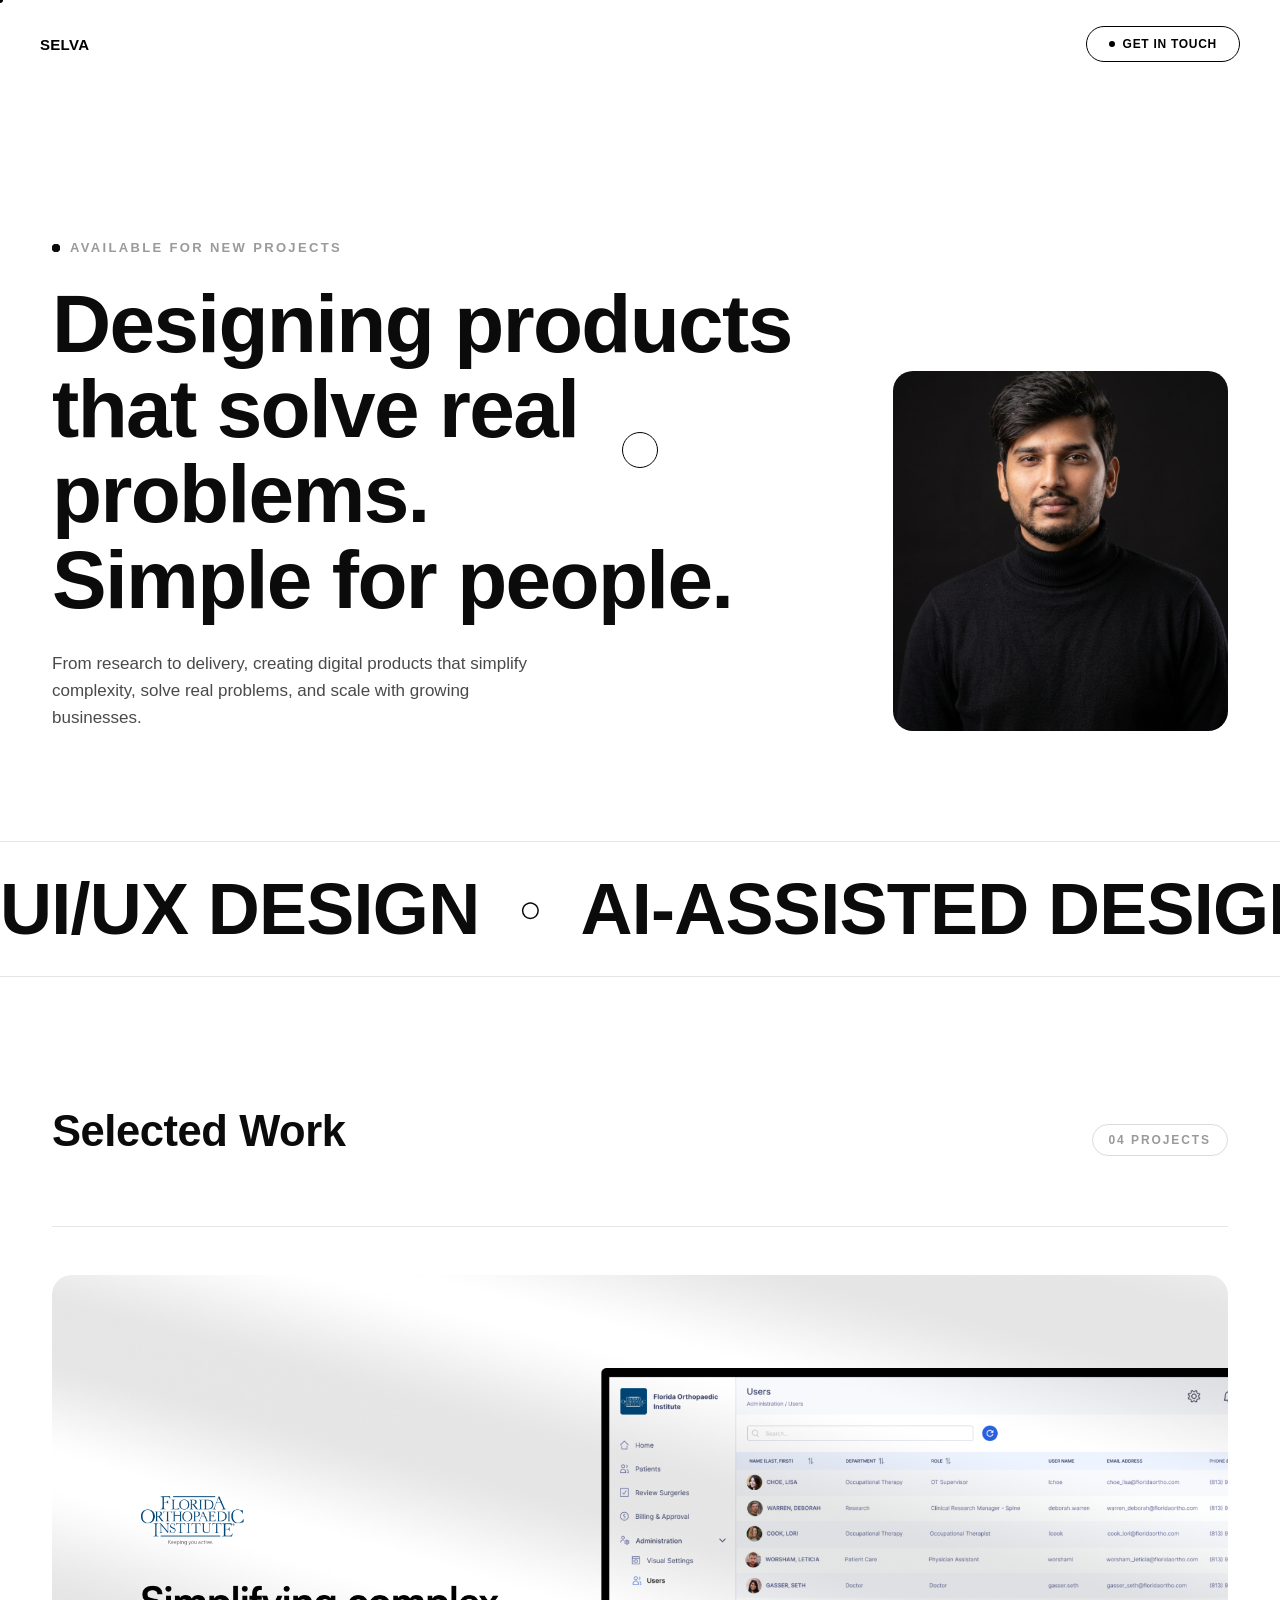
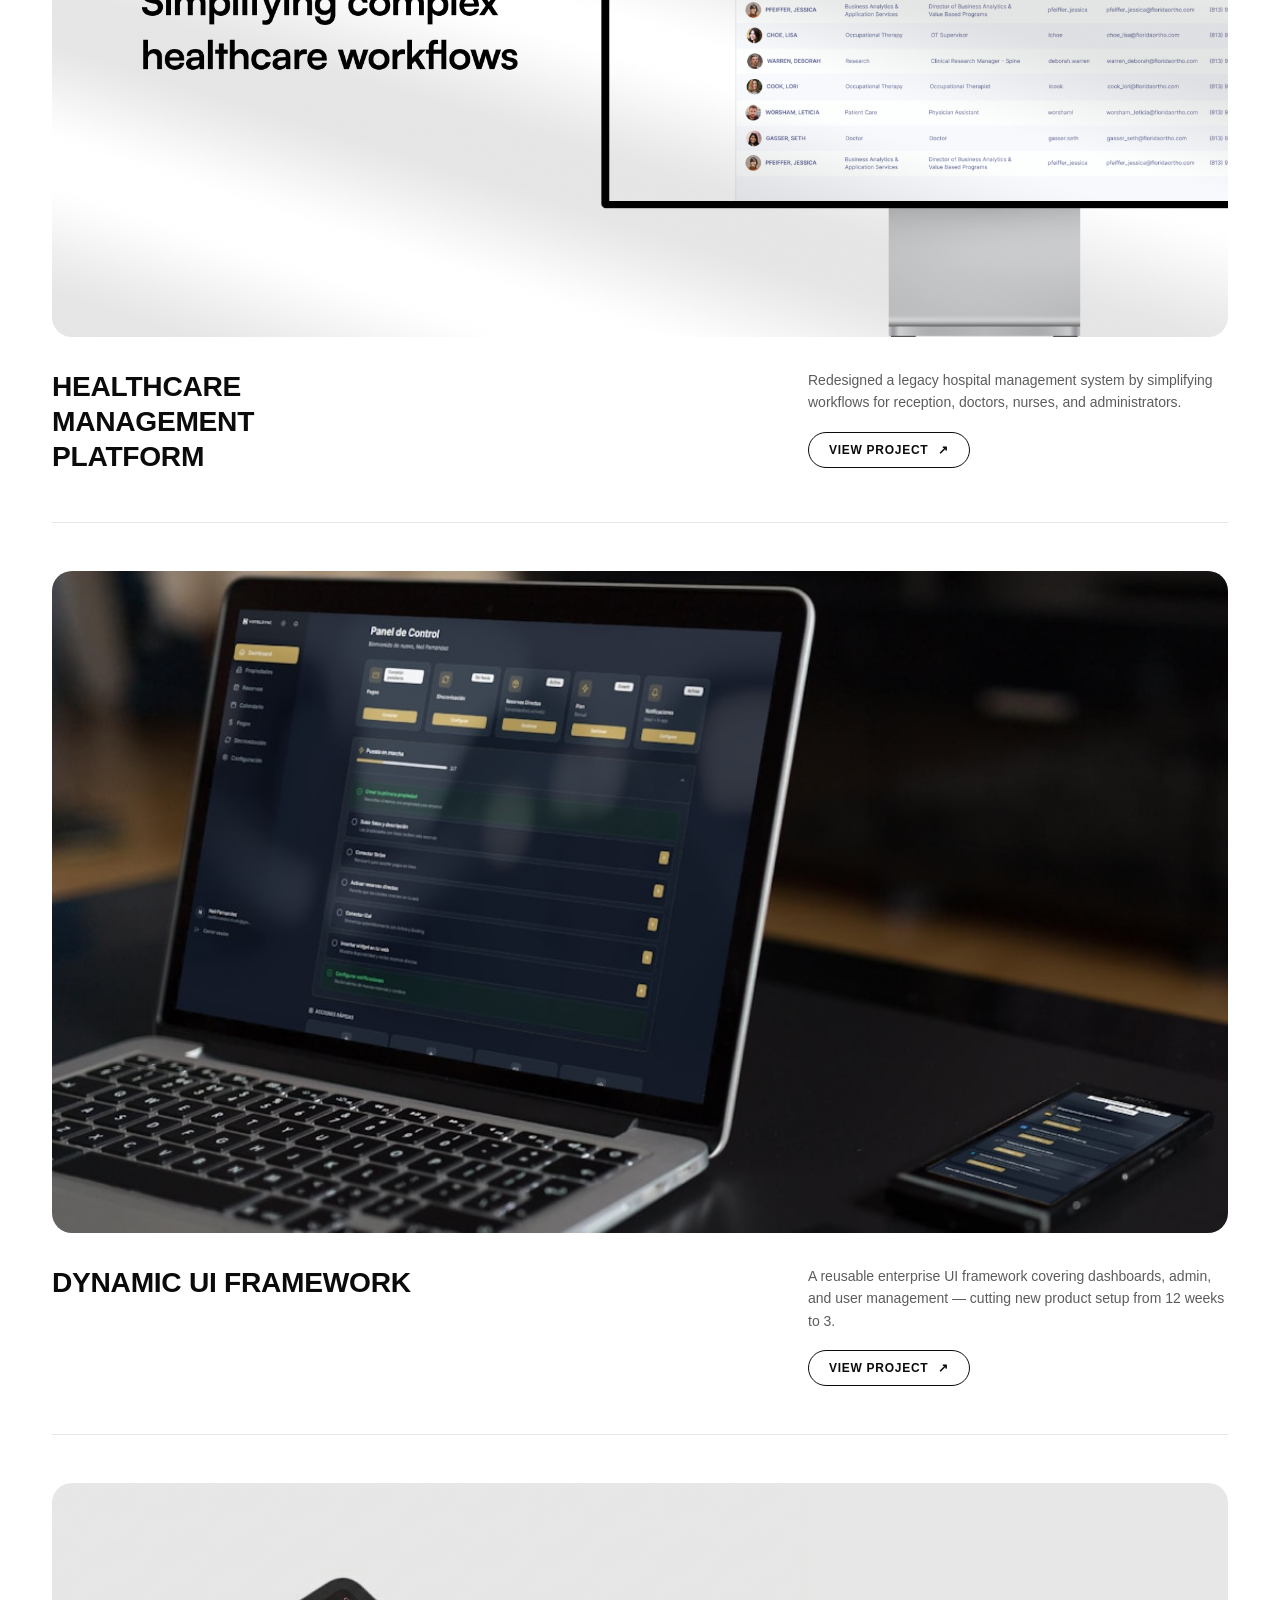
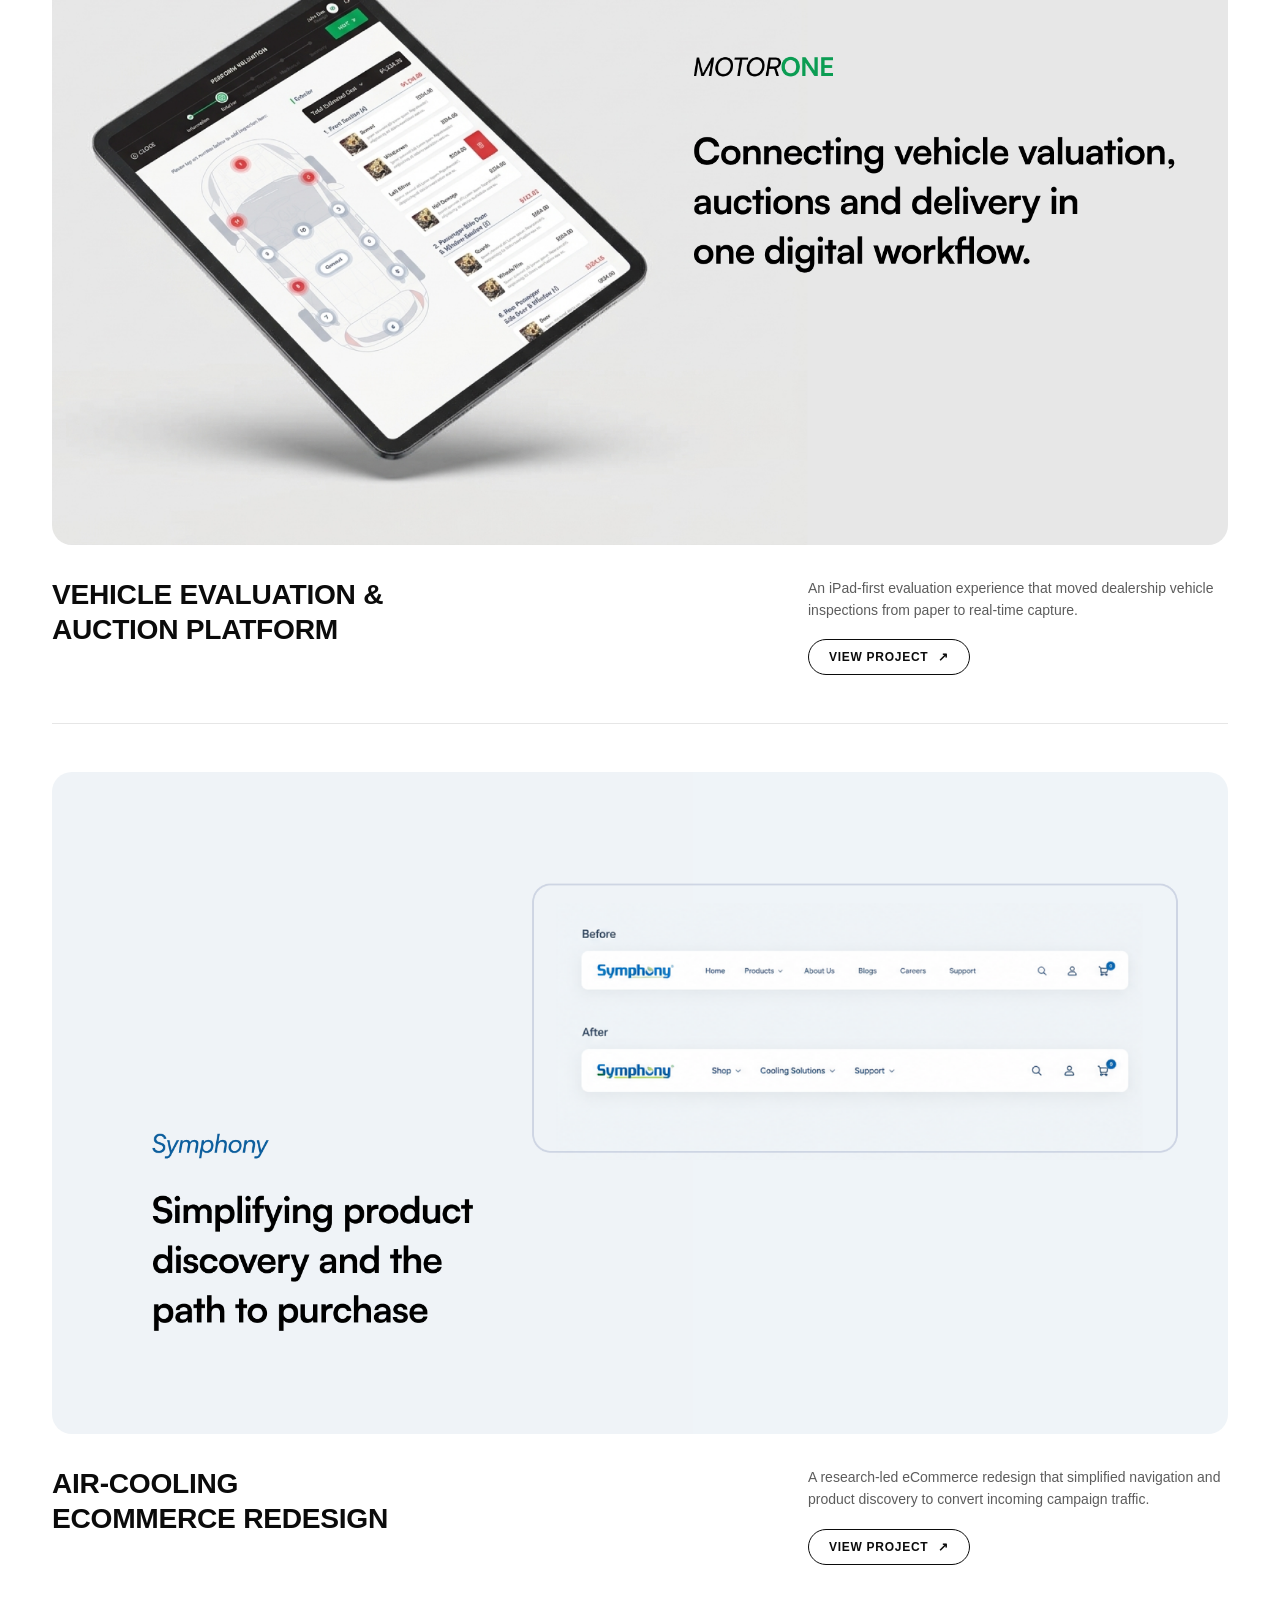
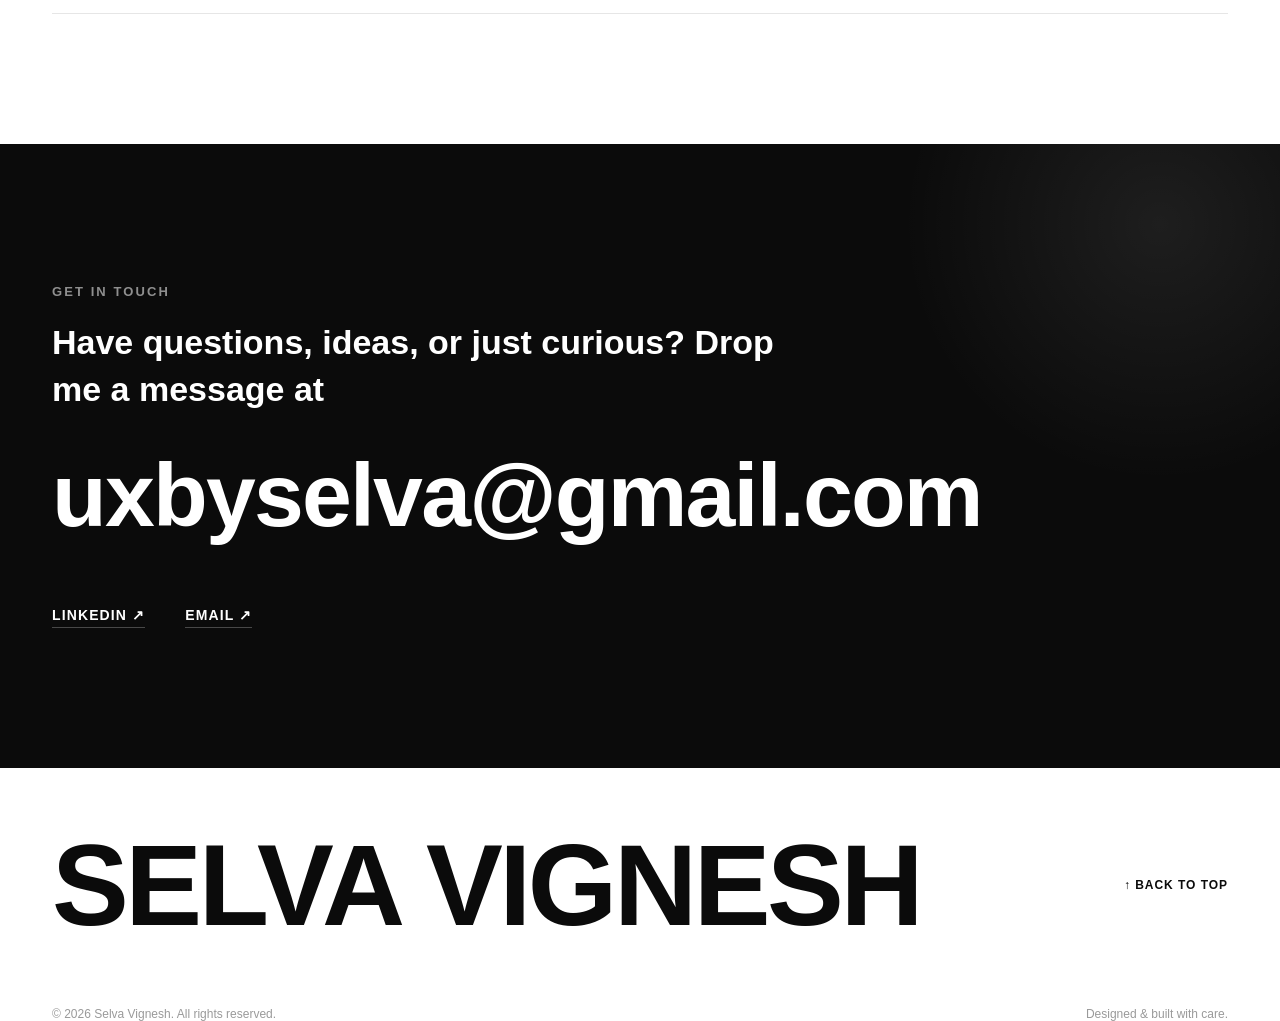
<file: index.html>
<!DOCTYPE html>
<html lang="en">
<head>
<meta charset="UTF-8">
<meta name="viewport" content="width=device-width, initial-scale=1.0">
<title>Selva Vignesh — UI/UX &amp; AI-Assisted Product Designer</title>
<meta name="description" content="Selva Vignesh — UI/UX Designer specializing in AI-assisted design and product thinking. Designing products that solve real problems, simple for people.">
<meta name="keywords" content="UI/UX designer, AI-assisted design, AI product designer, AI prototyping, generative UI, product design, UX research, Figma designer">
<link rel="stylesheet" href="css/style.css">
</head>
<body>

<div class="veil"></div>
<div class="scroll-progress"></div>
<div class="cursor-dot"></div>
<div class="cursor-ring"></div>

<header class="site-header">
  <div class="container">
    <a href="index.html" class="logo">SELVA</a>
    <nav class="nav-links">
      <a href="#contact" class="magnetic-btn"><span class="dot"></span>Get in Touch</a>
      <button class="menu-toggle" aria-label="Open menu" aria-expanded="false" aria-controls="mobileMenu">
        <span></span><span></span>
      </button>
    </nav>
  </div>
</header>

<div class="mobile-menu" id="mobileMenu">
  <nav>
    <a href="index.html#work">Work</a>
    <a href="index.html#contact">Contact</a>
  </nav>
  <div class="mobile-menu-social">
    <a href="mailto:uxbyselva@gmail.com">Email</a>
    <a href="https://www.linkedin.com" target="_blank" rel="noopener">LinkedIn</a>
  </div>
</div>

<main>

  <section class="hero">
    <div class="container">
      <div class="hero-label"><span class="pulse"></span> Available for new projects</div>
      <div class="hero-grid">
        <div>
          <h1>
            <span class="line"><span>Designing products</span></span>
            <span class="line"><span>that solve real problems.</span></span>
            <span class="line"><span>Simple for people.</span></span>
          </h1>
          <p class="hero-sub">From research to delivery, creating digital products that simplify complexity, solve real problems, and scale with growing businesses.</p>
        </div>
        <div class="hero-photo">
          <img src="images/selva-portrait.jpg" alt="Selva Vignesh">
        </div>
      </div>
    </div>
  </section>

  <div class="marquee-section">
    <div class="marquee-track">
      <span>UI/UX DESIGN <i>&#9679;</i> AI-ASSISTED DESIGN <i>&#9679;</i> PRODUCT THINKING <i>&#9679;</i> AI PROTOTYPING <i>&#9679;</i> RESEARCH <i>&#9679;</i> GENERATIVE UI <i>&#9679;</i> PROTOTYPING <i>&#9679;</i> AI PRODUCT DESIGN <i>&#9679;</i> UI/UX DESIGN <i>&#9679;</i> AI-ASSISTED DESIGN <i>&#9679;</i> PRODUCT THINKING <i>&#9679;</i> AI PROTOTYPING <i>&#9679;</i> RESEARCH <i>&#9679;</i> GENERATIVE UI <i>&#9679;</i> PROTOTYPING <i>&#9679;</i> AI PRODUCT DESIGN <i>&#9679;</i></span>
    </div>
  </div>

  <section class="projects" id="work">
    <div class="container">
      <div class="section-head reveal">
        <h2>Selected Work</h2>
        <span class="section-tag">04 Projects</span>
      </div>

      <div class="project-card reveal" data-project>
        <a href="case1.html" class="project-image" data-link aria-label="View Healthcare Management Platform case study">
          <img src="images/healthcare-hero.png" alt="Healthcare Management Platform preview showing the user administration screen" loading="lazy">
        </a>
        <div class="project-info">
          <h3 class="project-title">Healthcare Management Platform</h3>
          <div class="project-meta">
            <p class="project-desc">Redesigned a legacy hospital management system by simplifying workflows for reception, doctors, nurses, and administrators.</p>
            <a href="case1.html" class="project-cta" data-link>View Project <span class="arrow">&#8599;</span></a>
          </div>
        </div>
      </div>

      <div class="project-card reveal" data-project>
        <a href="case2.html" class="project-image" data-link aria-label="View Dynamic UI Framework case study">
          <img src="images/tJzmbTayIHlEotqWAk7xy2AVk.jpg" alt="Dynamic UI Framework preview" loading="lazy">
        </a>
        <div class="project-info">
          <h3 class="project-title">Dynamic UI Framework</h3>
          <div class="project-meta">
            <p class="project-desc">A reusable enterprise UI framework covering dashboards, admin, and user management &mdash; cutting new product setup from 12 weeks to 3.</p>
            <a href="case2.html" class="project-cta" data-link>View Project <span class="arrow">&#8599;</span></a>
          </div>
        </div>
      </div>

      <div class="project-card reveal" data-project>
        <a href="case3.html" class="project-image" data-link aria-label="View Vehicle Evaluation and Auction Platform case study">
          <img src="images/vehicle-hero.png" alt="Vehicle Evaluation &amp; Auction Platform preview showing the iPad valuation screen" loading="lazy">
        </a>
        <div class="project-info">
          <h3 class="project-title">Vehicle Evaluation &amp; Auction Platform</h3>
          <div class="project-meta">
            <p class="project-desc">An iPad-first evaluation experience that moved dealership vehicle inspections from paper to real-time capture.</p>
            <a href="case3.html" class="project-cta" data-link>View Project <span class="arrow">&#8599;</span></a>
          </div>
        </div>
      </div>

      <div class="project-card reveal" data-project>
        <a href="case4.html" class="project-image" data-link aria-label="View Air-Cooling eCommerce Redesign case study">
          <img src="images/ecommerce-hero.png" alt="Air-Cooling eCommerce Redesign preview showing the simplified site navigation" loading="lazy">
        </a>
        <div class="project-info">
          <h3 class="project-title">Air-Cooling eCommerce Redesign</h3>
          <div class="project-meta">
            <p class="project-desc">A research-led eCommerce redesign that simplified navigation and product discovery to convert incoming campaign traffic.</p>
            <a href="case4.html" class="project-cta" data-link>View Project <span class="arrow">&#8599;</span></a>
          </div>
        </div>
      </div>

    </div>
  </section>

  <section class="contact" id="contact">
    <div class="blob"></div>
    <div class="container reveal">
      <div class="contact-eyebrow">Get in touch</div>
      <h2>Have questions, ideas, or just curious? Drop me a message at</h2>
      <a href="mailto:uxbyselva@gmail.com" class="email-link">uxbyselva@gmail.com</a>
      <div class="contact-links">
        <a href="https://www.linkedin.com" target="_blank" rel="noopener">LinkedIn &#8599;</a>
        <a href="mailto:uxbyselva@gmail.com">Email &#8599;</a>
      </div>
    </div>
  </section>

</main>

<footer class="site-footer-wrap">
  <div class="container">
    <div class="site-footer">
      <div class="footer-name">SELVA VIGNESH</div>
      <a href="#top" class="back-to-top">&#8593; Back to top</a>
    </div>
    <div class="footer-bottom">
      <span>&copy; 2026 Selva Vignesh. All rights reserved.</span>
      <span>Designed &amp; built with care.</span>
    </div>
  </div>
</footer>

<script src="js/main.js"></script>
</body>
</html>
</file>
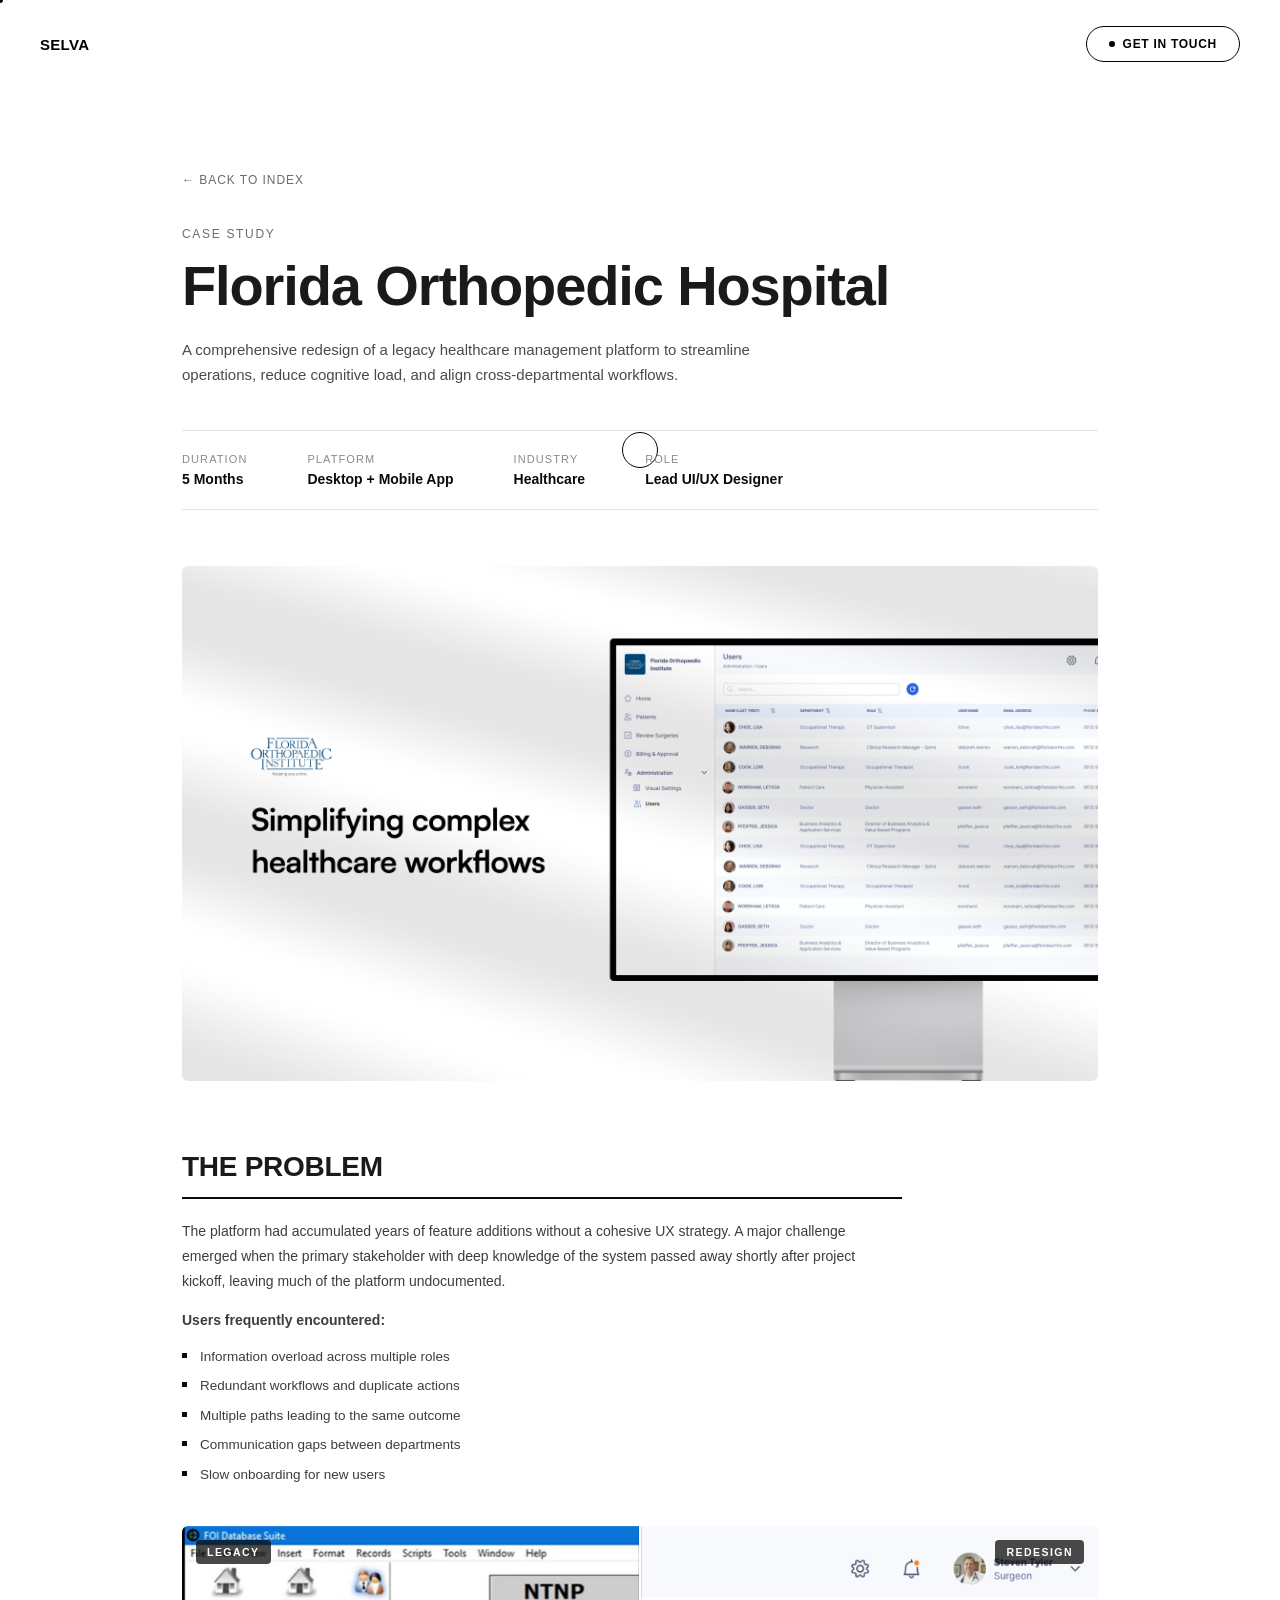
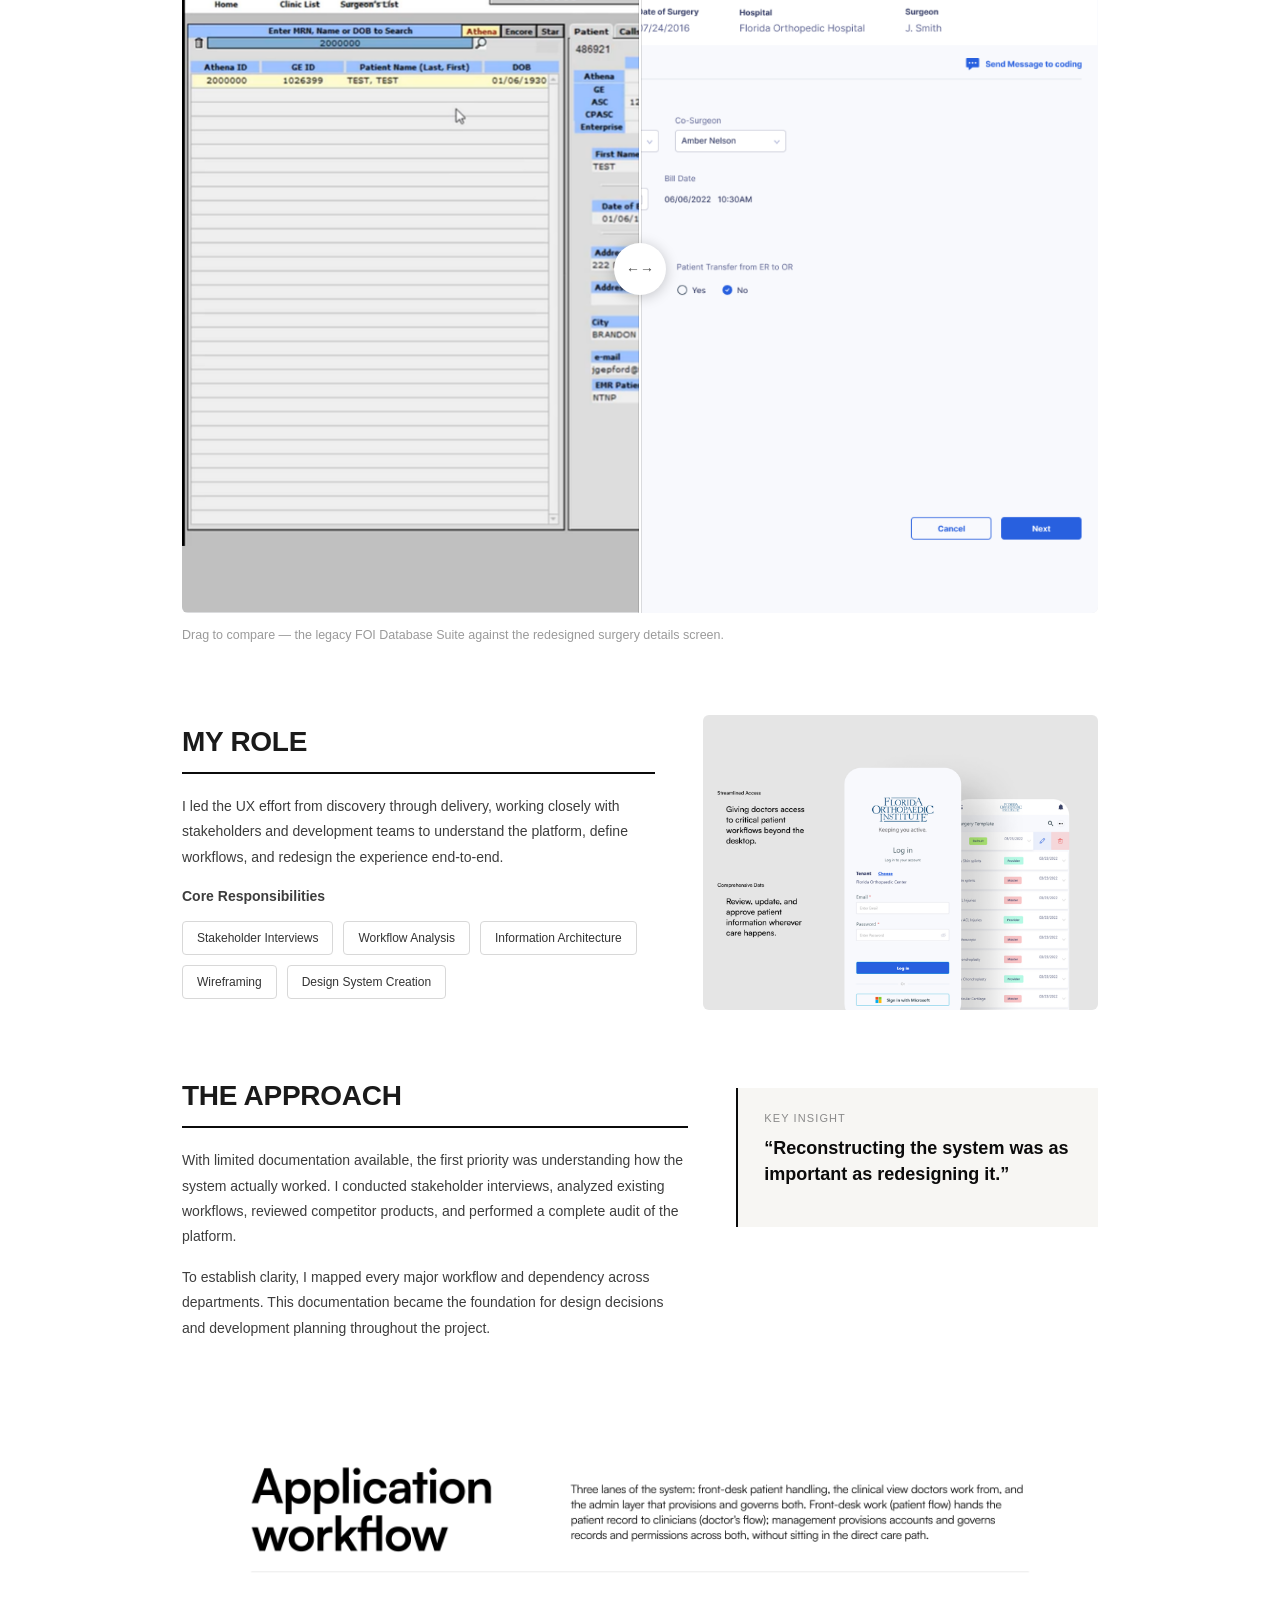
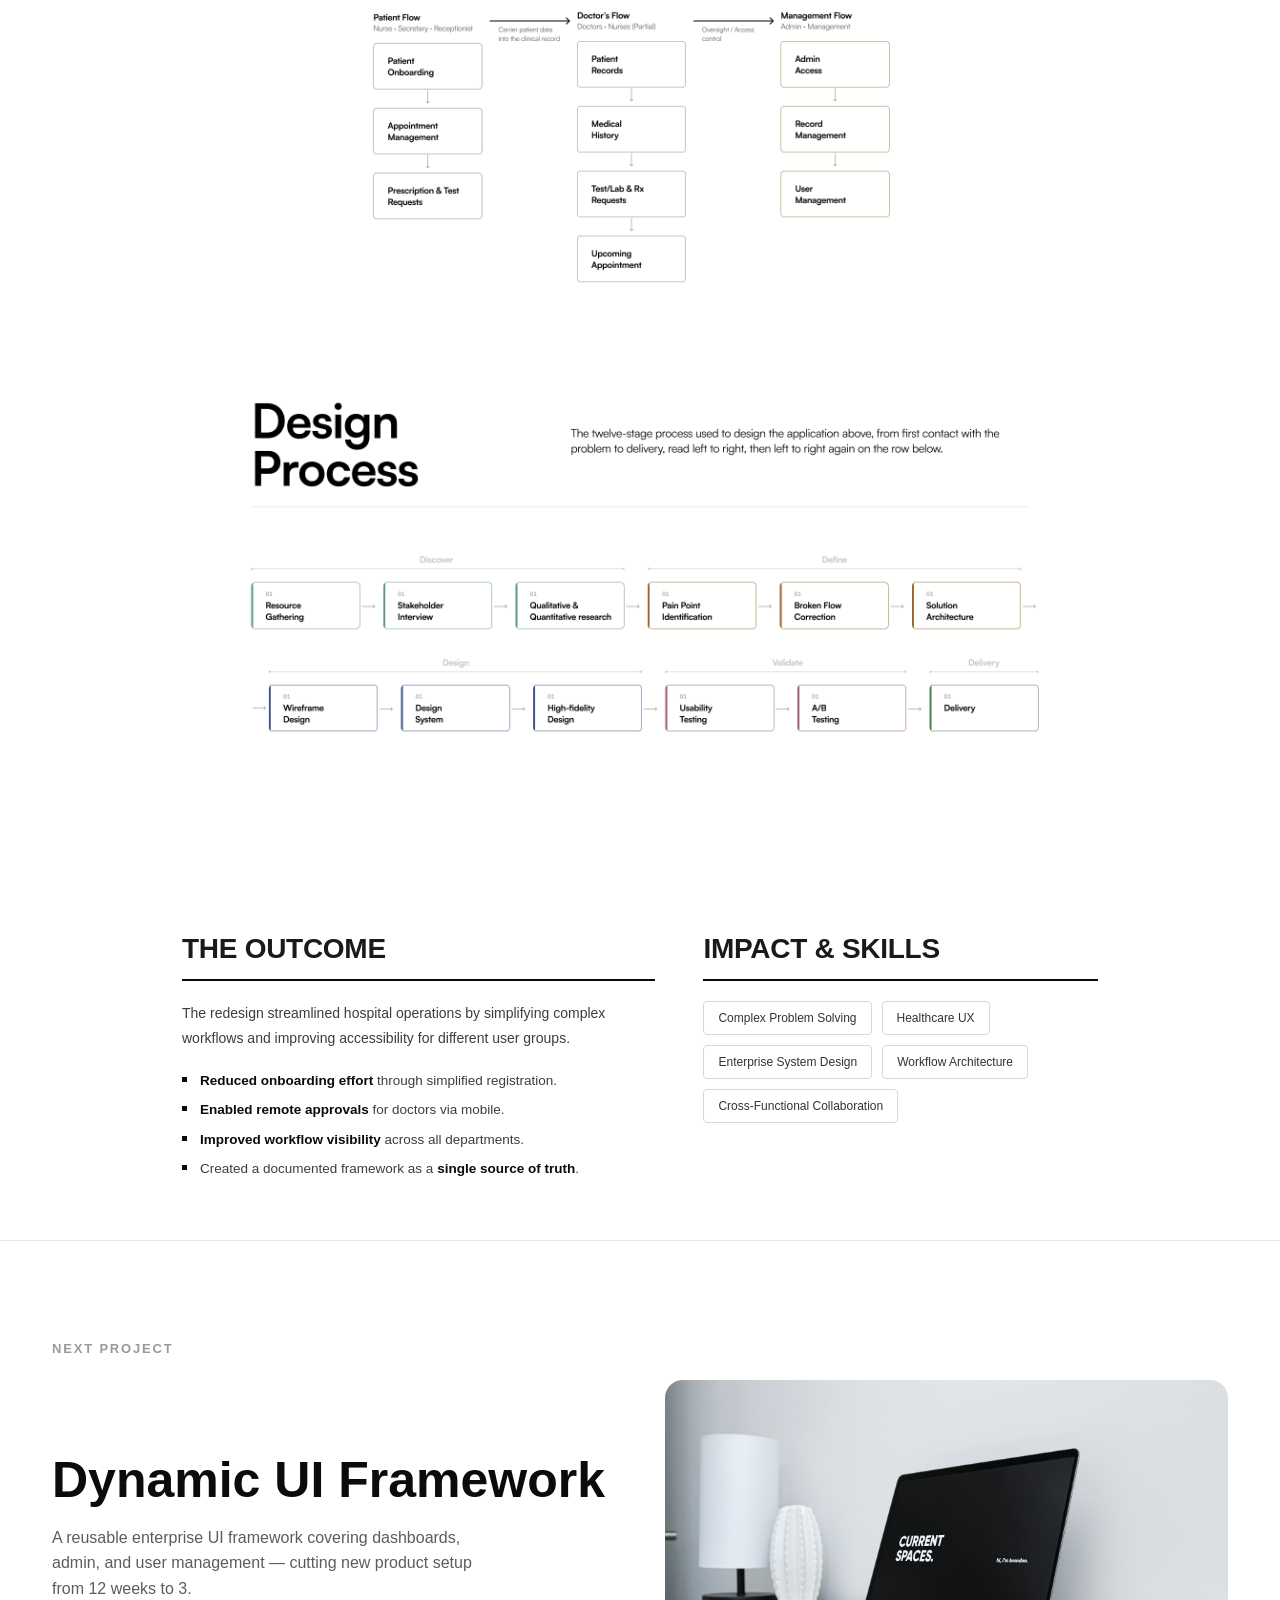
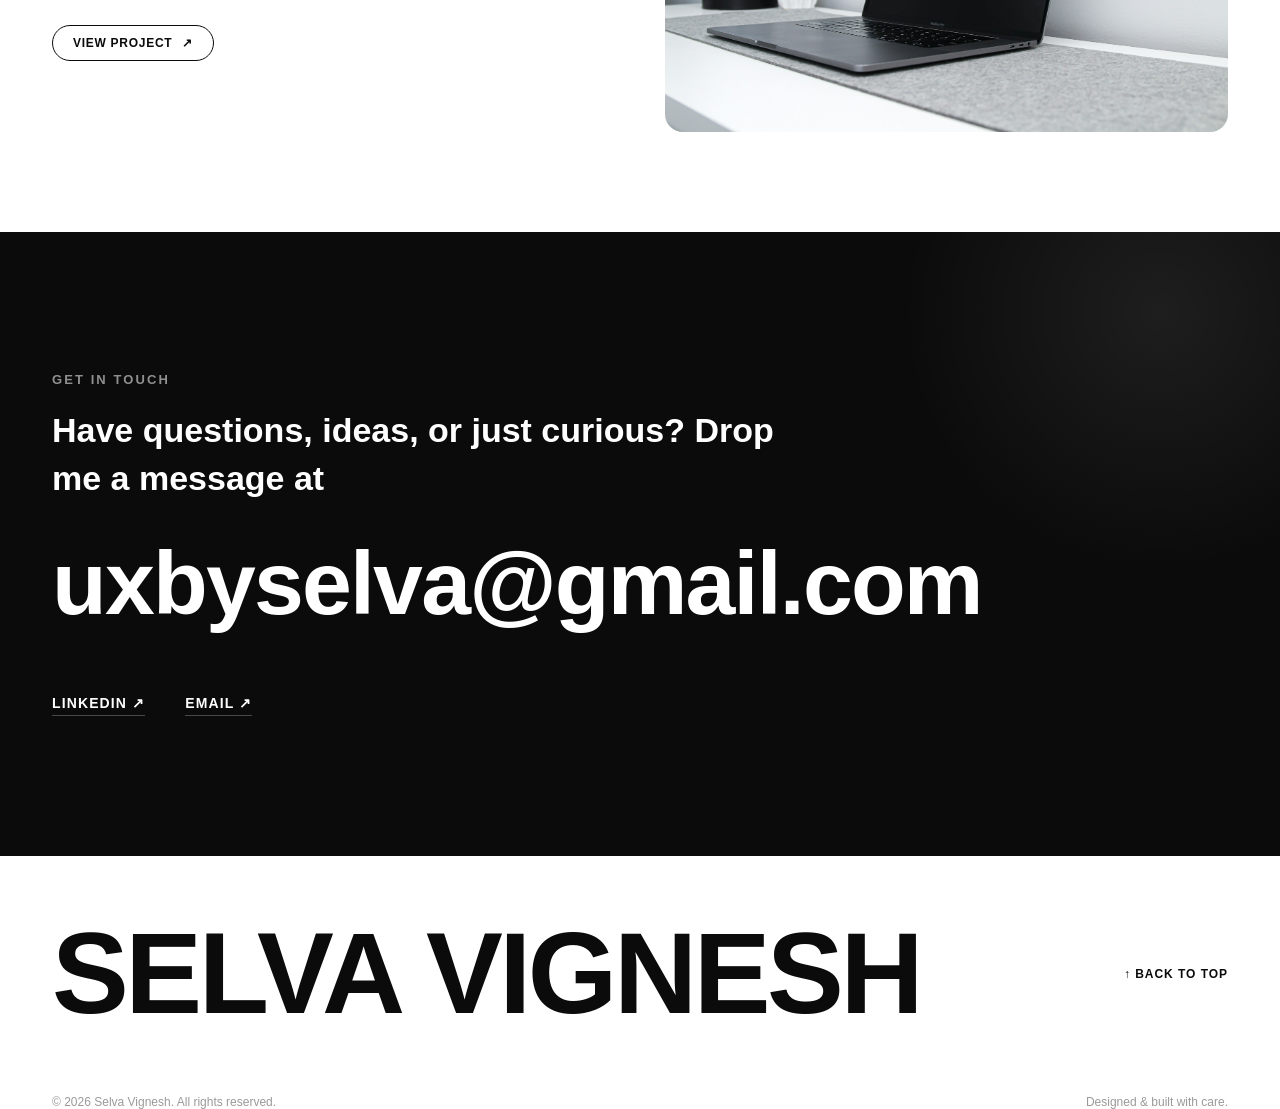
<file: case1.html>
<!DOCTYPE html>
<html lang="en">
<head>
<meta charset="UTF-8">
<meta name="viewport" content="width=device-width, initial-scale=1.0">
<title>Florida Orthopedic Hospital — Case Study | Selva Vignesh, AI-Assisted UX Designer</title>
<meta name="description" content="Case study: a comprehensive redesign of a legacy healthcare management platform for Florida Orthopedic Hospital, by AI-assisted UX designer Selva Vignesh.">
<meta name="keywords" content="UI/UX designer, AI-assisted design, AI product designer, healthcare UX, case study, product design, UX research">
<link rel="stylesheet" href="css/style.css">
</head>
<body>

<div class="veil"></div>
<div class="scroll-progress"></div>
<div class="cursor-dot"></div>
<div class="cursor-ring"></div>

<header class="site-header">
  <div class="container">
    <a href="index.html" class="logo">SELVA</a>
    <nav class="nav-links">
      <a href="index.html#contact" class="magnetic-btn"><span class="dot"></span>Get in Touch</a>
      <button class="menu-toggle" aria-label="Open menu" aria-expanded="false" aria-controls="mobileMenu">
        <span></span><span></span>
      </button>
    </nav>
  </div>
</header>

<div class="mobile-menu" id="mobileMenu">
  <nav>
    <a href="index.html#work">Work</a>
    <a href="index.html#contact">Contact</a>
  </nav>
  <div class="mobile-menu-social">
    <a href="mailto:uxbyselva@gmail.com">Email</a>
    <a href="https://www.linkedin.com" target="_blank" rel="noopener">LinkedIn</a>
  </div>
</div>

<main>

  <section class="report">
    <div class="container report-container">
      <a href="index.html#work" class="report-back" data-link>&larr; Back to Index</a>
      <div class="report-kicker reveal">Case Study</div>
      <h1 class="report-title reveal">Florida Orthopedic Hospital</h1>
      <p class="report-sub reveal">A comprehensive redesign of a legacy healthcare management platform to streamline operations, reduce cognitive load, and align cross-departmental workflows.</p>

      <div class="report-meta reveal-stagger">
        <div><span class="report-meta-k">Duration</span><span class="report-meta-v">5 Months</span></div>
        <div><span class="report-meta-k">Platform</span><span class="report-meta-v">Desktop + Mobile App</span></div>
        <div><span class="report-meta-k">Industry</span><span class="report-meta-v">Healthcare</span></div>
        <div><span class="report-meta-k">Role</span><span class="report-meta-v">Lead UI/UX Designer</span></div>
      </div>

      <figure class="report-image report-image--hero reveal">
        <img src="images/healthcare-hero.png" alt="Florida Orthopaedic Institute user administration screen beside the headline &quot;Simplifying complex healthcare workflows&quot;" fetchpriority="high">
      </figure>

      <div class="report-body reveal">
        <h2 class="report-h2">The Problem</h2>
        <p>The platform had accumulated years of feature additions without a cohesive UX strategy. A major challenge emerged when the primary stakeholder with deep knowledge of the system passed away shortly after project kickoff, leaving much of the platform undocumented.</p>
        <p class="report-strong-lead">Users frequently encountered:</p>
        <ul class="report-list">
          <li>Information overload across multiple roles</li>
          <li>Redundant workflows and duplicate actions</li>
          <li>Multiple paths leading to the same outcome</li>
          <li>Communication gaps between departments</li>
          <li>Slow onboarding for new users</li>
        </ul>
      </div>

      <figure class="compare-slider reveal" data-compare>
        <img class="compare-after" src="images/healthcare-redesign.png" alt="Redesigned surgery details screen with one clear form layout and grouped fields" loading="lazy">
        <img class="compare-before" src="images/healthcare-legacy.png" alt="Legacy FOI Database Suite with dense tabbed panels and duplicated record fields" loading="lazy">
        <span class="compare-tag compare-tag--before">Legacy</span>
        <span class="compare-tag compare-tag--after">Redesign</span>
        <span class="compare-line"></span>
        <button class="compare-knob" type="button" role="slider" aria-label="Compare the legacy and redesigned interface" aria-orientation="horizontal" aria-valuemin="0" aria-valuemax="100" aria-valuenow="50">&#8592;&#8594;</button>
      </figure>
      <p class="compare-caption">Drag to compare &mdash; the legacy FOI Database Suite against the redesigned surgery details screen.</p>

      <div class="report-block">
        <div class="reveal">
          <h2 class="report-h2">My Role</h2>
          <p>I led the UX effort from discovery through delivery, working closely with stakeholders and development teams to understand the platform, define workflows, and redesign the experience end-to-end.</p>
          <p class="report-strong-lead">Core Responsibilities</p>
          <div class="report-tags">
            <span>Stakeholder Interviews</span>
            <span>Workflow Analysis</span>
            <span>Information Architecture</span>
            <span>Wireframing</span>
            <span>Design System Creation</span>
          </div>
        </div>
        <figure class="report-image report-image--side reveal">
          <img src="images/Healthcare-role.png" alt="Mobile app screens giving doctors access to patient workflows beyond the desktop" loading="lazy">
        </figure>
      </div>

      <div class="report-approach">
        <div class="reveal">
          <h2 class="report-h2">The Approach</h2>
          <p>With limited documentation available, the first priority was understanding how the system actually worked. I conducted stakeholder interviews, analyzed existing workflows, reviewed competitor products, and performed a complete audit of the platform.</p>
          <p>To establish clarity, I mapped every major workflow and dependency across departments. This documentation became the foundation for design decisions and development planning throughout the project.</p>
        </div>
        <blockquote class="report-quote reveal">
          <span class="report-quote-label">Key Insight</span>
          <p>&ldquo;Reconstructing the system was as important as redesigning it.&rdquo;</p>
        </blockquote>
      </div>

      <div class="report-stack reveal">
        <figure class="report-image report-image--hero">
          <img src="images/healthcare-workflow.png" alt="Application workflow diagram with three lanes: patient flow handled by front-desk staff, doctor's flow for clinical records, and management flow for admin access and oversight" loading="lazy">
        </figure>
        <figure class="report-image report-image--hero">
          <img src="images/healthcare-designflow.png" alt="Twelve-stage design process grouped into discover, define, design, validate, and delivery phases" loading="lazy">
        </figure>
      </div>

      <div class="report-split">
        <div class="reveal">
          <h2 class="report-h2">The Outcome</h2>
          <p>The redesign streamlined hospital operations by simplifying complex workflows and improving accessibility for different user groups.</p>
          <ul class="report-list">
            <li><strong>Reduced onboarding effort</strong> through simplified registration.</li>
            <li><strong>Enabled remote approvals</strong> for doctors via mobile.</li>
            <li><strong>Improved workflow visibility</strong> across all departments.</li>
            <li>Created a documented framework as a <strong>single source of truth</strong>.</li>
          </ul>
        </div>
        <div class="reveal">
          <h2 class="report-h2">Impact &amp; Skills</h2>
          <div class="report-tags">
            <span>Complex Problem Solving</span>
            <span>Healthcare UX</span>
            <span>Enterprise System Design</span>
            <span>Workflow Architecture</span>
            <span>Cross-Functional Collaboration</span>
          </div>
        </div>
      </div>

    </div>
  </section>

  <section class="next-project">
    <div class="container">
      <div class="next-label reveal">Next project</div>
      <a href="case2.html" class="next-card reveal" data-link>
        <div>
          <h3>Dynamic UI Framework</h3>
          <p>A reusable enterprise UI framework covering dashboards, admin, and user management &mdash; cutting new product setup from 12 weeks to 3.</p>
          <span class="project-cta">View Project <span class="arrow">&#8599;</span></span>
        </div>
        <figure><img src="images/f3BTcW4I6SggfIqQwpOgStXhhE8.jpg" alt="Dynamic UI Framework next project preview" loading="lazy"></figure>
      </a>
    </div>
  </section>

  <section class="contact" id="contact">
    <div class="blob"></div>
    <div class="container reveal">
      <div class="contact-eyebrow">Get in touch</div>
      <h2>Have questions, ideas, or just curious? Drop me a message at</h2>
      <a href="mailto:uxbyselva@gmail.com" class="email-link">uxbyselva@gmail.com</a>
      <div class="contact-links">
        <a href="https://www.linkedin.com" target="_blank" rel="noopener">LinkedIn &#8599;</a>
        <a href="mailto:uxbyselva@gmail.com">Email &#8599;</a>
      </div>
    </div>
  </section>

</main>

<footer class="site-footer-wrap">
  <div class="container">
    <div class="site-footer">
      <div class="footer-name">SELVA VIGNESH</div>
      <a href="#top" class="back-to-top">&#8593; Back to top</a>
    </div>
    <div class="footer-bottom">
      <span>&copy; 2026 Selva Vignesh. All rights reserved.</span>
      <span>Designed &amp; built with care.</span>
    </div>
  </div>
</footer>

<script src="js/main.js"></script>
</body>
</html>
</file>
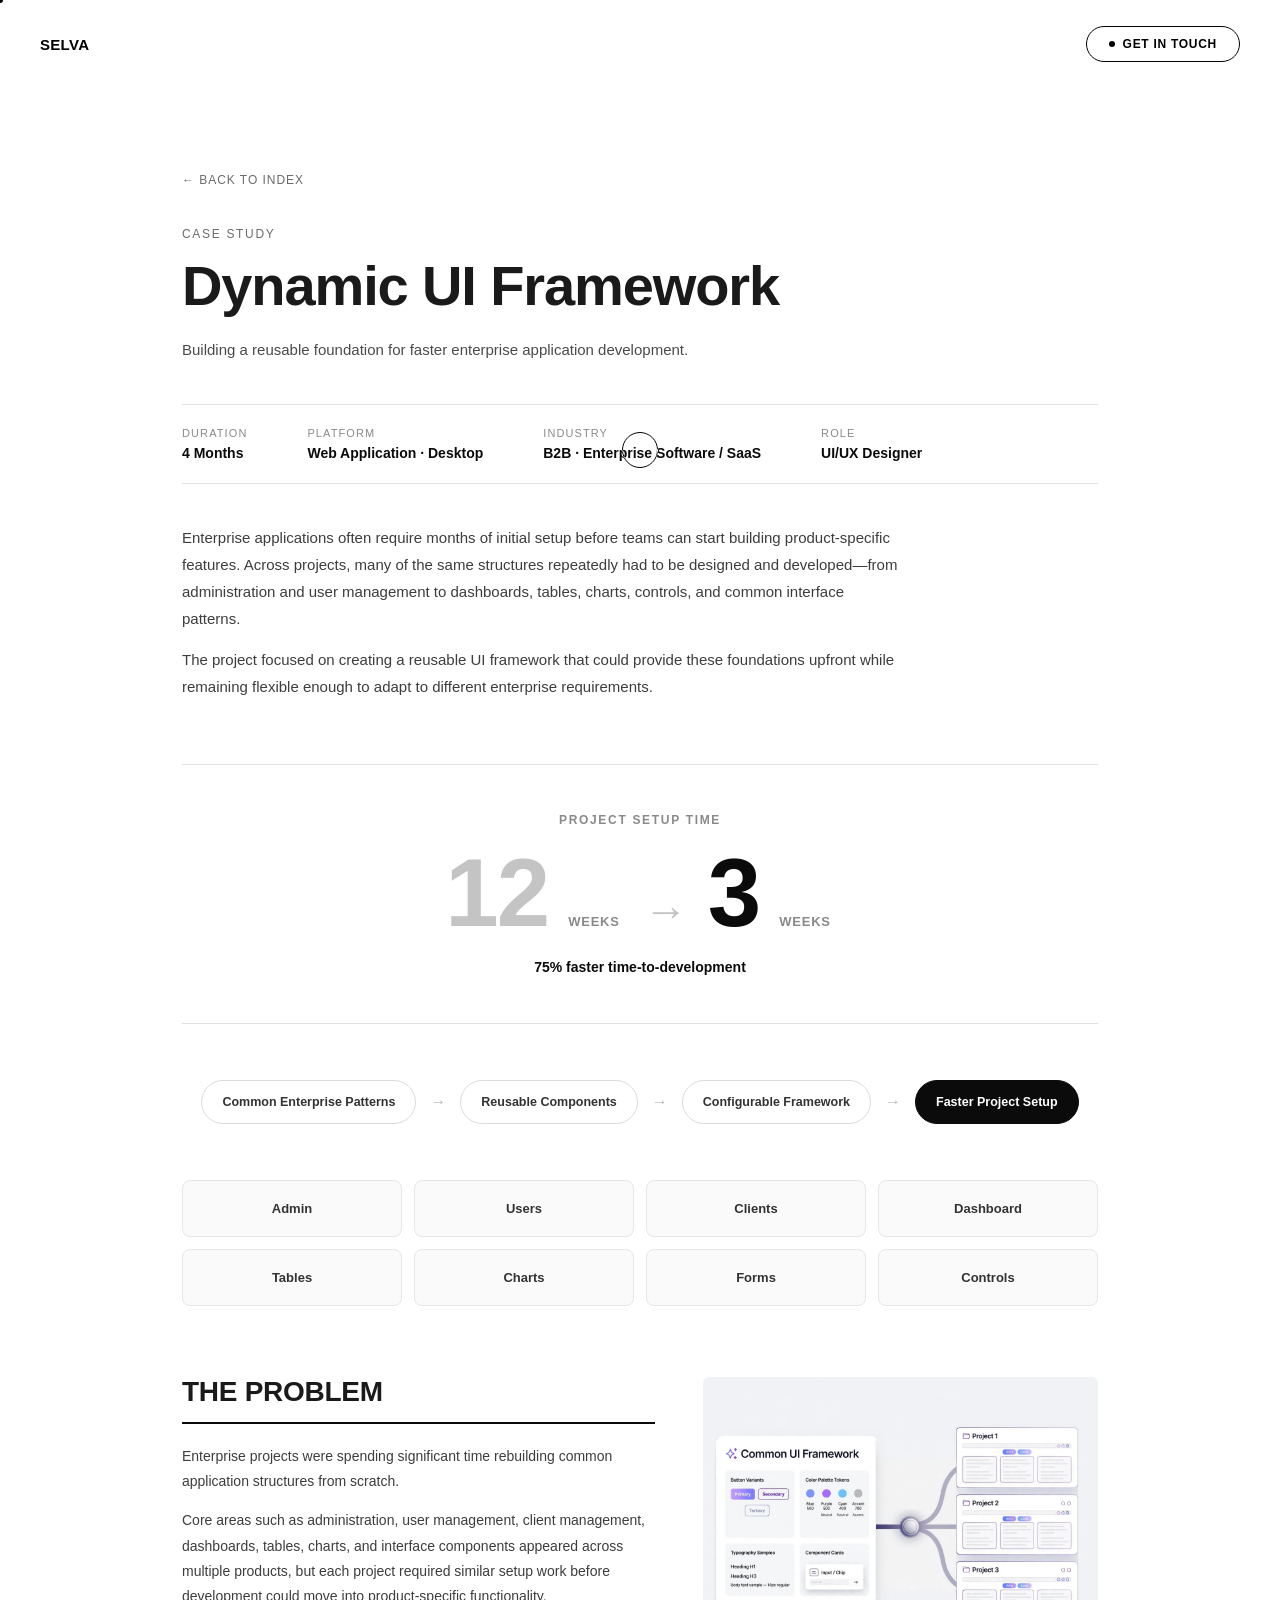
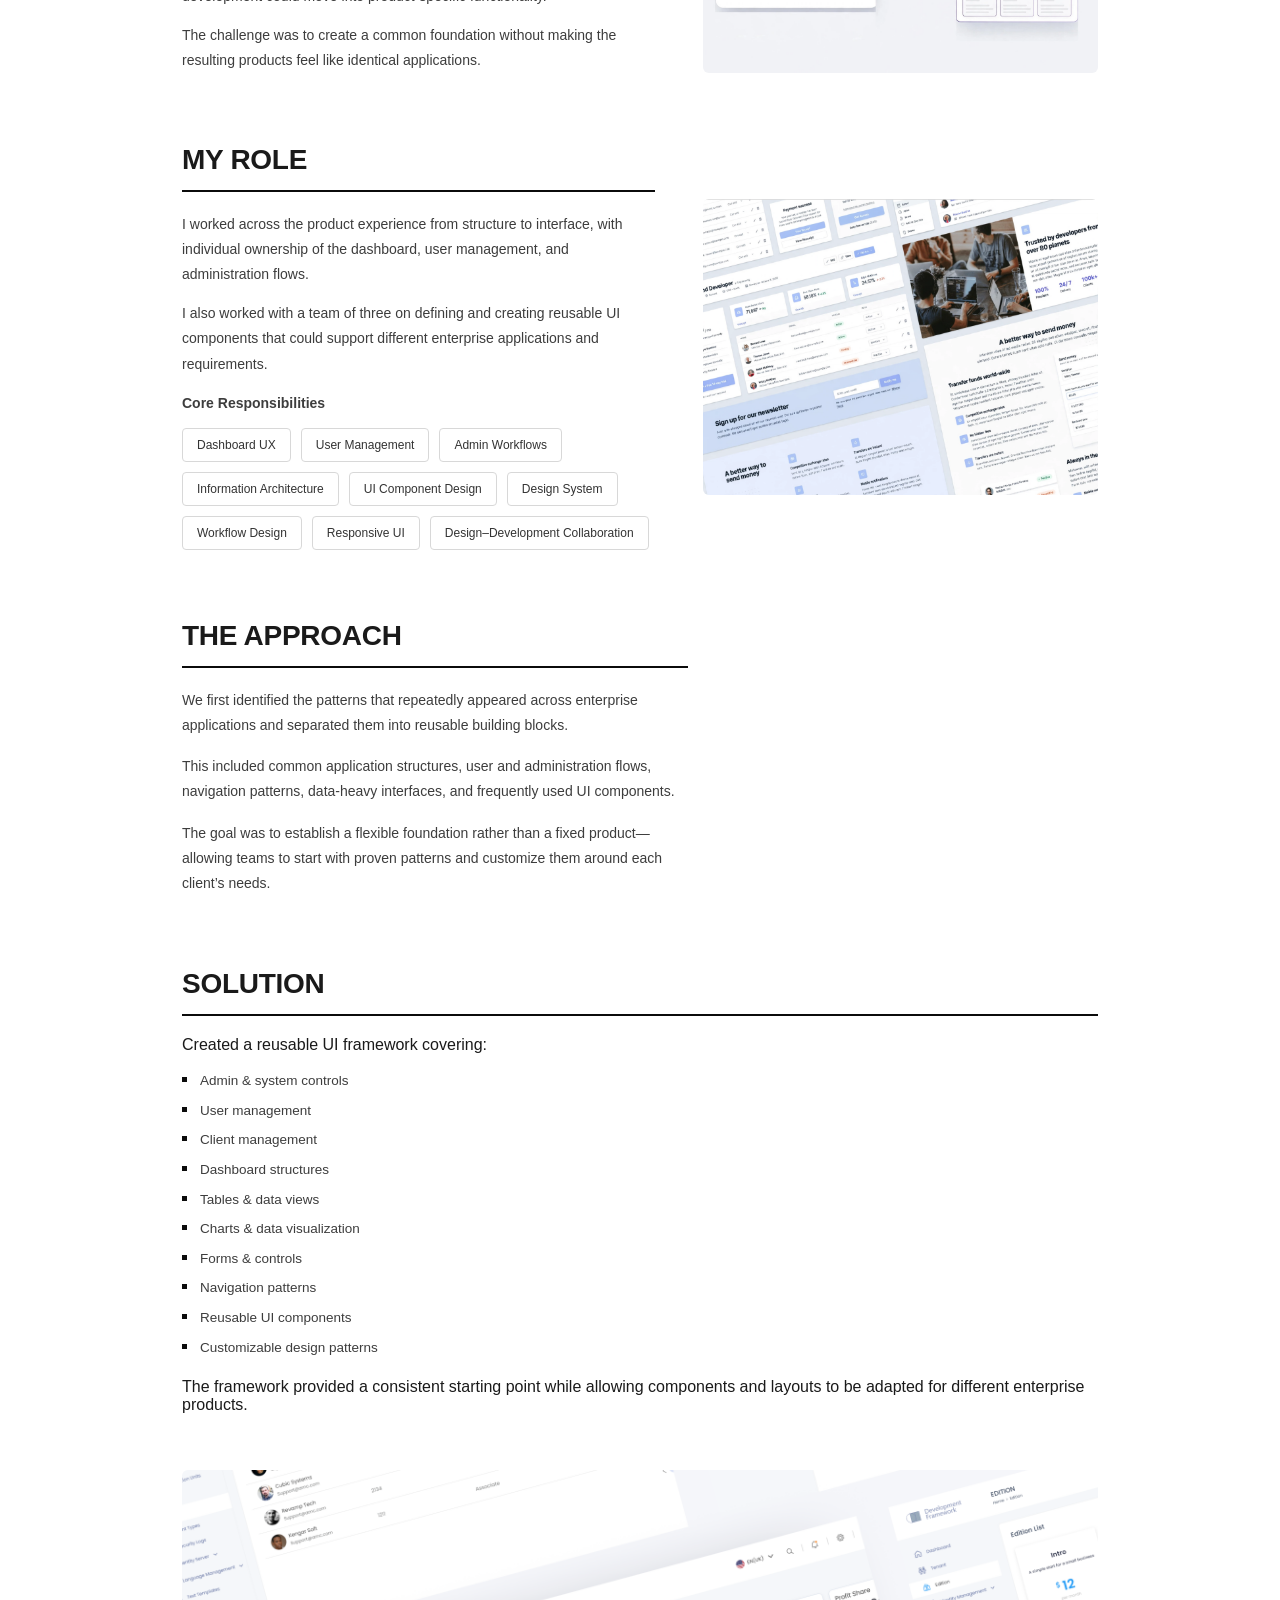
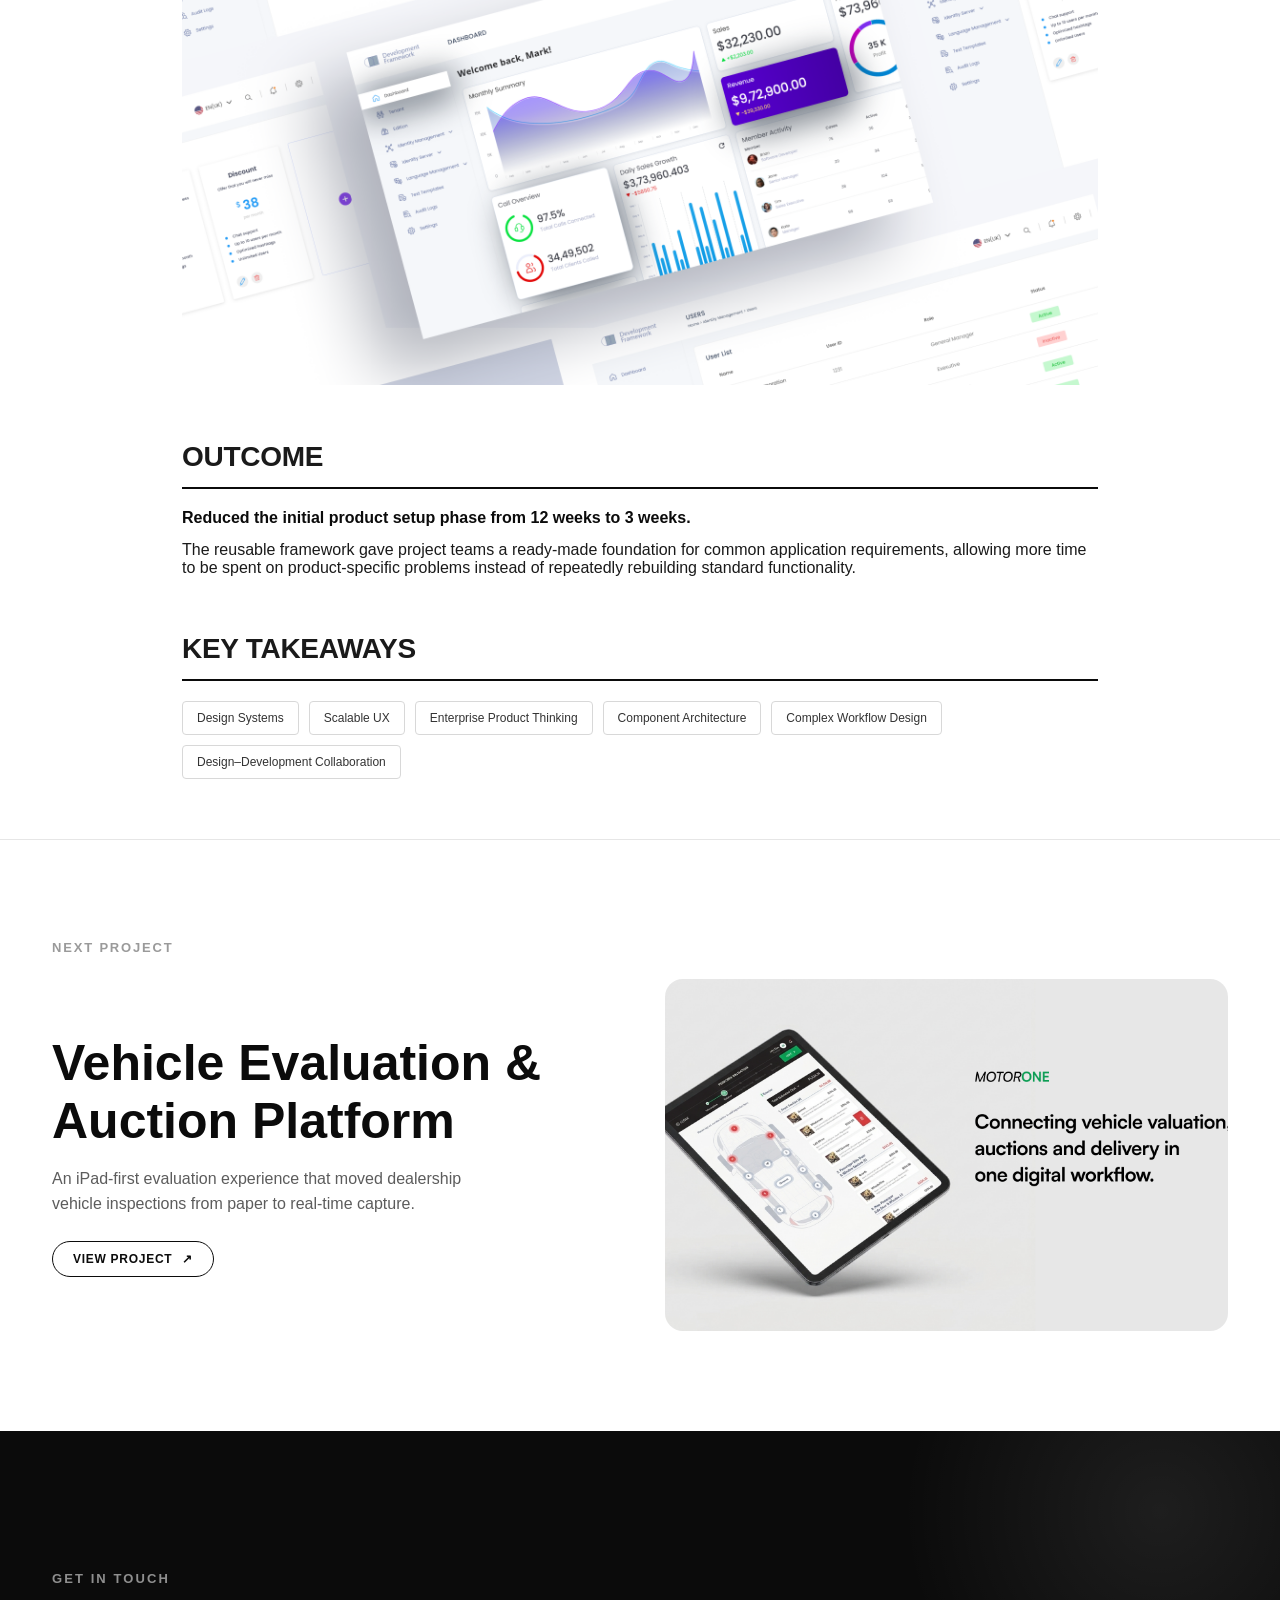
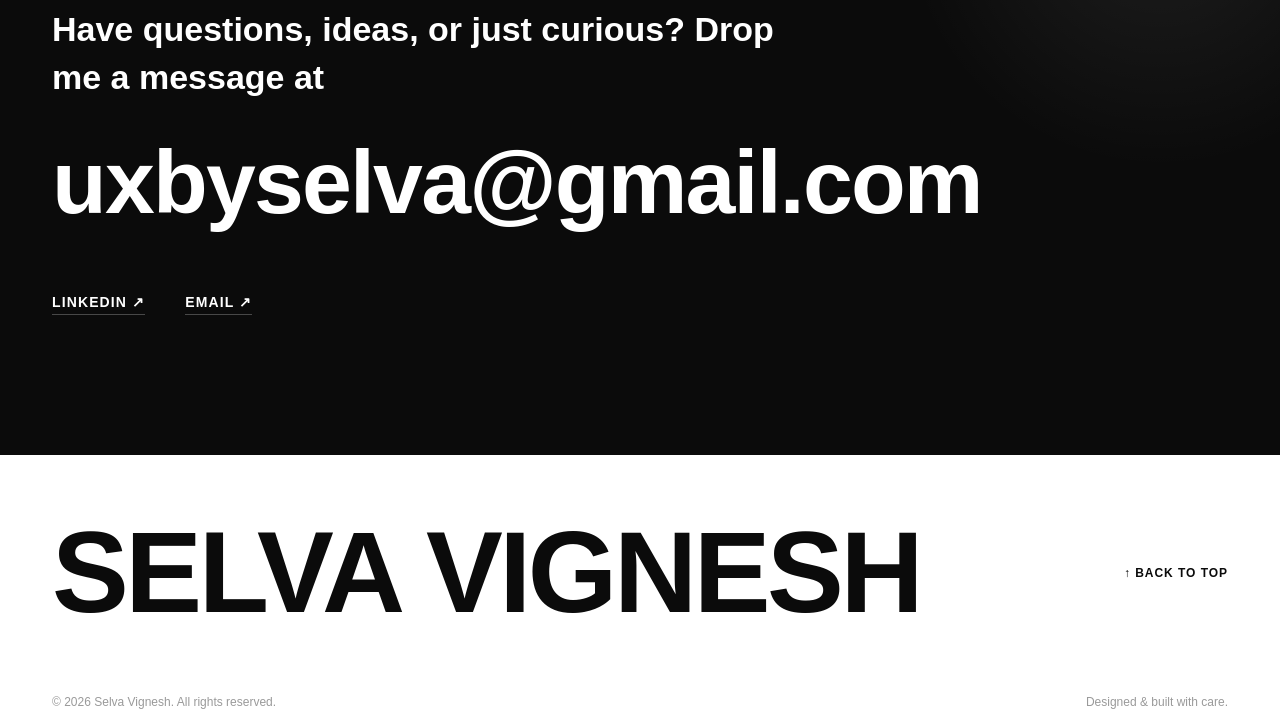
<file: case2.html>
<!DOCTYPE html>
<html lang="en">
<head>
<meta charset="UTF-8">
<meta name="viewport" content="width=device-width, initial-scale=1.0">
<title>Dynamic UI Framework — Case Study | Selva Vignesh, AI-Assisted UX Designer</title>
<meta name="description" content="Case study: a reusable UI framework for enterprise applications that cut new product setup time from 12 weeks to 3, by AI-assisted UX designer Selva Vignesh.">
<meta name="keywords" content="UI/UX designer, AI-assisted design, enterprise UX, design systems, component architecture, case study">
<link rel="stylesheet" href="css/style.css">
</head>
<body>

<div class="veil"></div>
<div class="scroll-progress"></div>
<div class="cursor-dot"></div>
<div class="cursor-ring"></div>

<header class="site-header">
  <div class="container">
    <a href="index.html" class="logo">SELVA</a>
    <nav class="nav-links">
      <a href="index.html#contact" class="magnetic-btn"><span class="dot"></span>Get in Touch</a>
      <button class="menu-toggle" aria-label="Open menu" aria-expanded="false" aria-controls="mobileMenu">
        <span></span><span></span>
      </button>
    </nav>
  </div>
</header>

<div class="mobile-menu" id="mobileMenu">
  <nav>
    <a href="index.html#work">Work</a>
    <a href="index.html#contact">Contact</a>
  </nav>
  <div class="mobile-menu-social">
    <a href="mailto:uxbyselva@gmail.com">Email</a>
    <a href="https://www.linkedin.com" target="_blank" rel="noopener">LinkedIn</a>
  </div>
</div>

<main>

  <section class="report">
    <div class="container report-container">
      <a href="index.html#work" class="report-back" data-link>&larr; Back to Index</a>
      <div class="report-kicker reveal">Case Study</div>
      <h1 class="report-title reveal">Dynamic UI Framework</h1>
      <p class="report-sub reveal">Building a reusable foundation for faster enterprise application development.</p>

      <div class="report-meta reveal-stagger">
        <div><span class="report-meta-k">Duration</span><span class="report-meta-v">4 Months</span></div>
        <div><span class="report-meta-k">Platform</span><span class="report-meta-v">Web Application &middot; Desktop</span></div>
        <div><span class="report-meta-k">Industry</span><span class="report-meta-v">B2B &middot; Enterprise Software / SaaS</span></div>
        <div><span class="report-meta-k">Role</span><span class="report-meta-v">UI/UX Designer</span></div>
      </div>

      <div class="report-intro reveal">
        <p>Enterprise applications often require months of initial setup before teams can start building product-specific features. Across projects, many of the same structures repeatedly had to be designed and developed&mdash;from administration and user management to dashboards, tables, charts, controls, and common interface patterns.</p>
        <p>The project focused on creating a reusable UI framework that could provide these foundations upfront while remaining flexible enough to adapt to different enterprise requirements.</p>
      </div>

      <div class="stat-block reveal">
        <div class="stat-label">Project Setup Time</div>
        <div class="stat-row">
          <span class="stat-num stat-before">12</span>
          <span class="stat-unit">Weeks</span>
          <span class="stat-arrow">&rarr;</span>
          <span class="stat-num stat-after" data-count="3">0</span>
          <span class="stat-unit">Weeks</span>
        </div>
        <div class="stat-sub">75% faster time-to-development</div>
      </div>

      <div class="pipeline reveal-stagger">
        <div class="pipeline-step">Common Enterprise Patterns</div>
        <span class="pipeline-arrow">&rarr;</span>
        <div class="pipeline-step">Reusable Components</div>
        <span class="pipeline-arrow">&rarr;</span>
        <div class="pipeline-step">Configurable Framework</div>
        <span class="pipeline-arrow">&rarr;</span>
        <div class="pipeline-step pipeline-step--final">Faster Project Setup</div>
      </div>

      <div class="framework-grid reveal-stagger">
        <div>Admin</div>
        <div>Users</div>
        <div>Clients</div>
        <div>Dashboard</div>
        <div>Tables</div>
        <div>Charts</div>
        <div>Forms</div>
        <div>Controls</div>
      </div>

      <div class="report-block">
        <div class="reveal">
          <h2 class="report-h2">The Problem</h2>
          <p>Enterprise projects were spending significant time rebuilding common application structures from scratch.</p>
          <p>Core areas such as administration, user management, client management, dashboards, tables, charts, and interface components appeared across multiple products, but each project required similar setup work before development could move into product-specific functionality.</p>
          <p>The challenge was to create a common foundation without making the resulting products feel like identical applications.</p>
        </div>
        <figure class="report-image report-image--side reveal">
          <img src="images/framework-problem.png" alt="Diagram of a single common UI framework — button variants, colour tokens, typography and component cards — branching out to supply three separate projects" loading="lazy">
        </figure>
      </div>

      <div class="report-block">
        <div class="reveal">
          <h2 class="report-h2">My Role</h2>
          <p>I worked across the product experience from structure to interface, with individual ownership of the dashboard, user management, and administration flows.</p>
          <p>I also worked with a team of three on defining and creating reusable UI components that could support different enterprise applications and requirements.</p>
          <p class="report-strong-lead">Core Responsibilities</p>
          <div class="report-tags">
            <span>Dashboard UX</span>
            <span>User Management</span>
            <span>Admin Workflows</span>
            <span>Information Architecture</span>
            <span>UI Component Design</span>
            <span>Design System</span>
            <span>Workflow Design</span>
            <span>Responsive UI</span>
            <span>Design&ndash;Development Collaboration</span>
          </div>
        </div>
        <figure class="report-image report-image--side reveal">
          <img src="images/framework-role.png" alt="Collage of reusable interface components from the framework: data tables, status chips, user lists, stat cards, forms and marketing sections" loading="lazy">
        </figure>
      </div>

      <div class="report-approach">
        <div class="reveal">
          <h2 class="report-h2">The Approach</h2>
          <p>We first identified the patterns that repeatedly appeared across enterprise applications and separated them into reusable building blocks.</p>
          <p>This included common application structures, user and administration flows, navigation patterns, data-heavy interfaces, and frequently used UI components.</p>
          <p>The goal was to establish a flexible foundation rather than a fixed product&mdash;allowing teams to start with proven patterns and customize them around each client&rsquo;s needs.</p>
        </div>
      </div>

      <div class="reveal" style="margin-top:56px;">
        <h2 class="report-h2">Solution</h2>
        <p>Created a reusable UI framework covering:</p>
        <ul class="report-list" style="margin-top:16px; column-count:2; column-gap:32px;">
          <li>Admin &amp; system controls</li>
          <li>User management</li>
          <li>Client management</li>
          <li>Dashboard structures</li>
          <li>Tables &amp; data views</li>
          <li>Charts &amp; data visualization</li>
          <li>Forms &amp; controls</li>
          <li>Navigation patterns</li>
          <li>Reusable UI components</li>
          <li>Customizable design patterns</li>
        </ul>
        <p style="margin-top:20px;">The framework provided a consistent starting point while allowing components and layouts to be adapted for different enterprise products.</p>
      </div>

      <figure class="report-image report-image--hero reveal">
        <img src="images/framework-solution.png" alt="Development Framework screens in sequence: the dashboard with monthly summary and sales charts, plus the tenant, edition, identity management and user list views sharing one navigation structure" loading="lazy">
      </figure>

      <div class="reveal" style="margin-top:16px;">
        <h2 class="report-h2">Outcome</h2>
        <p style="font-weight:700; color:var(--black);">Reduced the initial product setup phase from 12 weeks to 3 weeks.</p>
        <p>The reusable framework gave project teams a ready-made foundation for common application requirements, allowing more time to be spent on product-specific problems instead of repeatedly rebuilding standard functionality.</p>
      </div>

      <div class="reveal" style="margin-top:56px;">
        <h2 class="report-h2">Key Takeaways</h2>
        <div class="report-tags">
          <span>Design Systems</span>
          <span>Scalable UX</span>
          <span>Enterprise Product Thinking</span>
          <span>Component Architecture</span>
          <span>Complex Workflow Design</span>
          <span>Design&ndash;Development Collaboration</span>
        </div>
      </div>

    </div>
  </section>

  <section class="next-project">
    <div class="container">
      <div class="next-label reveal">Next project</div>
      <a href="case3.html" class="next-card reveal" data-link>
        <div>
          <h3>Vehicle Evaluation &amp; Auction Platform</h3>
          <p>An iPad-first evaluation experience that moved dealership vehicle inspections from paper to real-time capture.</p>
          <span class="project-cta">View Project <span class="arrow">&#8599;</span></span>
        </div>
        <figure><img src="images/vehicle-hero.png" alt="Vehicle evaluation platform next project preview" loading="lazy"></figure>
      </a>
    </div>
  </section>

  <section class="contact" id="contact">
    <div class="blob"></div>
    <div class="container reveal">
      <div class="contact-eyebrow">Get in touch</div>
      <h2>Have questions, ideas, or just curious? Drop me a message at</h2>
      <a href="mailto:uxbyselva@gmail.com" class="email-link">uxbyselva@gmail.com</a>
      <div class="contact-links">
        <a href="https://www.linkedin.com" target="_blank" rel="noopener">LinkedIn &#8599;</a>
        <a href="mailto:uxbyselva@gmail.com">Email &#8599;</a>
      </div>
    </div>
  </section>

</main>

<footer class="site-footer-wrap">
  <div class="container">
    <div class="site-footer">
      <div class="footer-name">SELVA VIGNESH</div>
      <a href="#top" class="back-to-top">&#8593; Back to top</a>
    </div>
    <div class="footer-bottom">
      <span>&copy; 2026 Selva Vignesh. All rights reserved.</span>
      <span>Designed &amp; built with care.</span>
    </div>
  </div>
</footer>

<script src="js/main.js"></script>
</body>
</html>
</file>
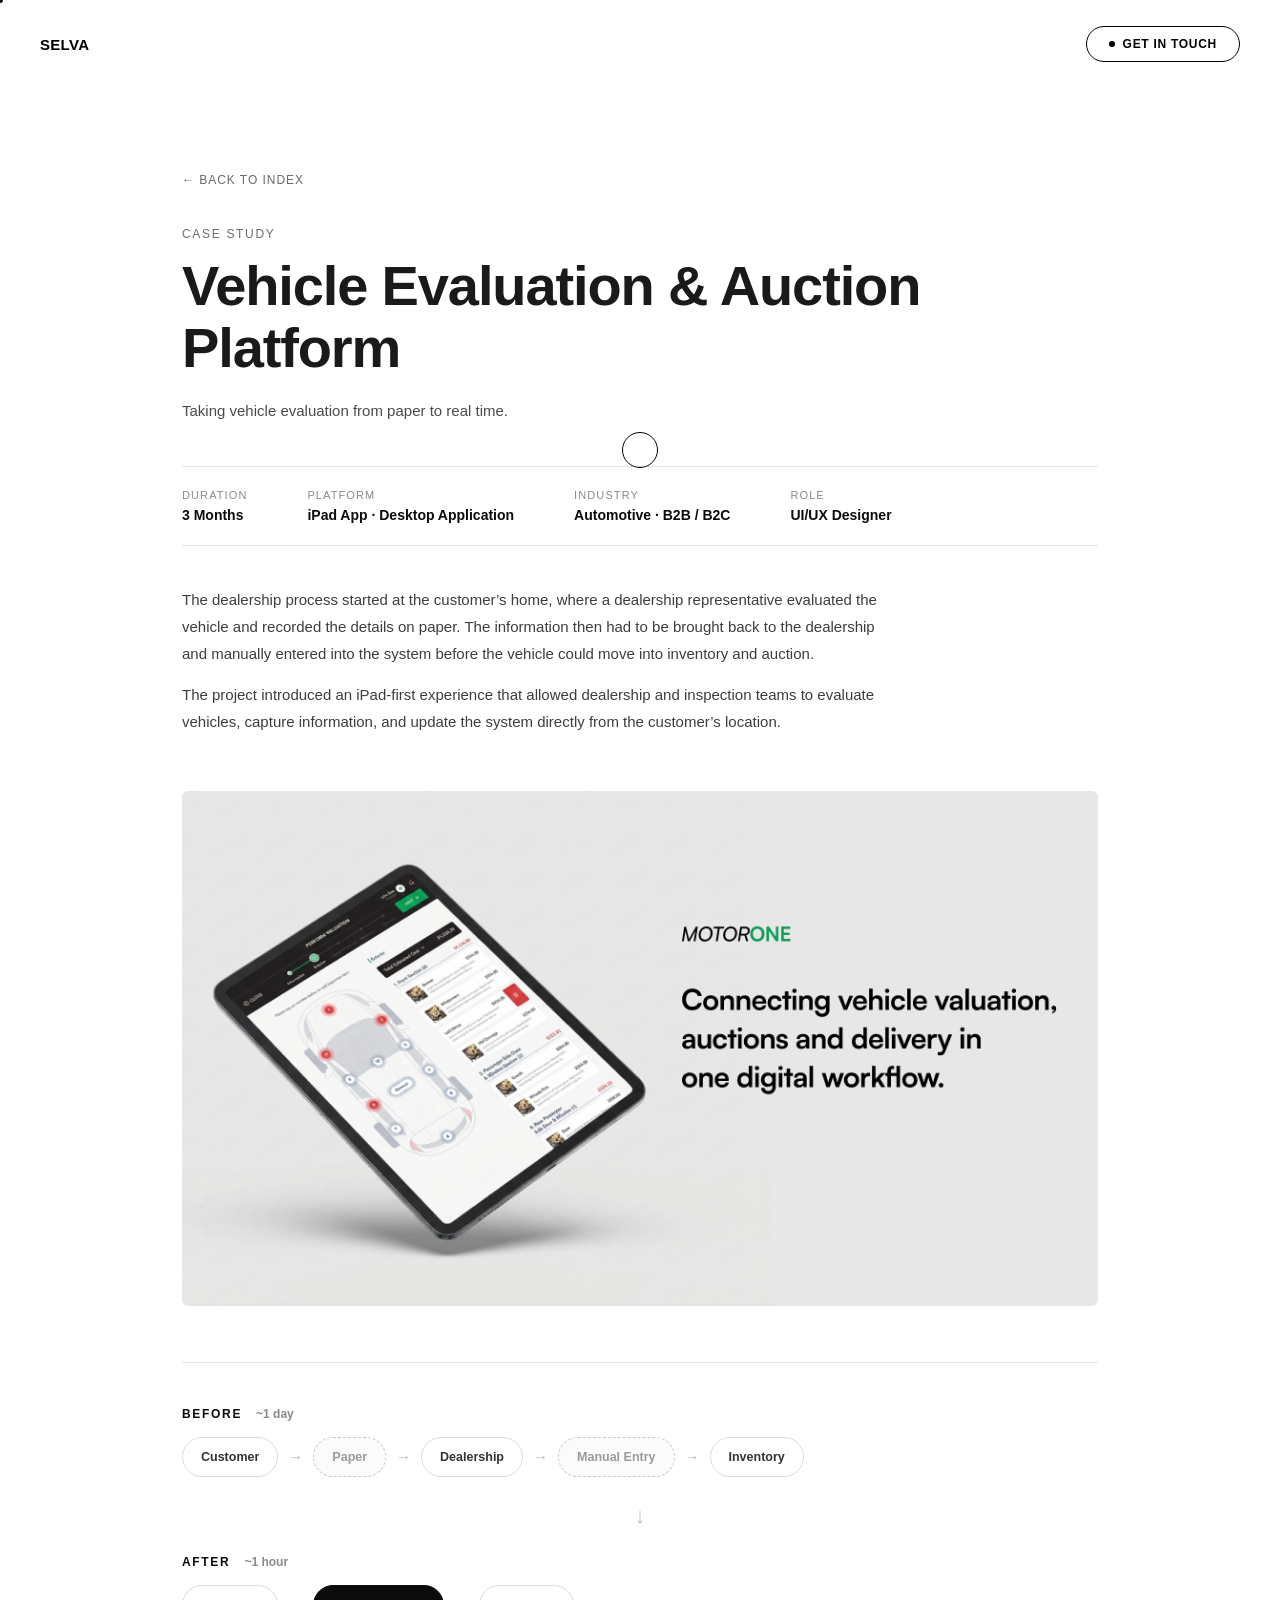
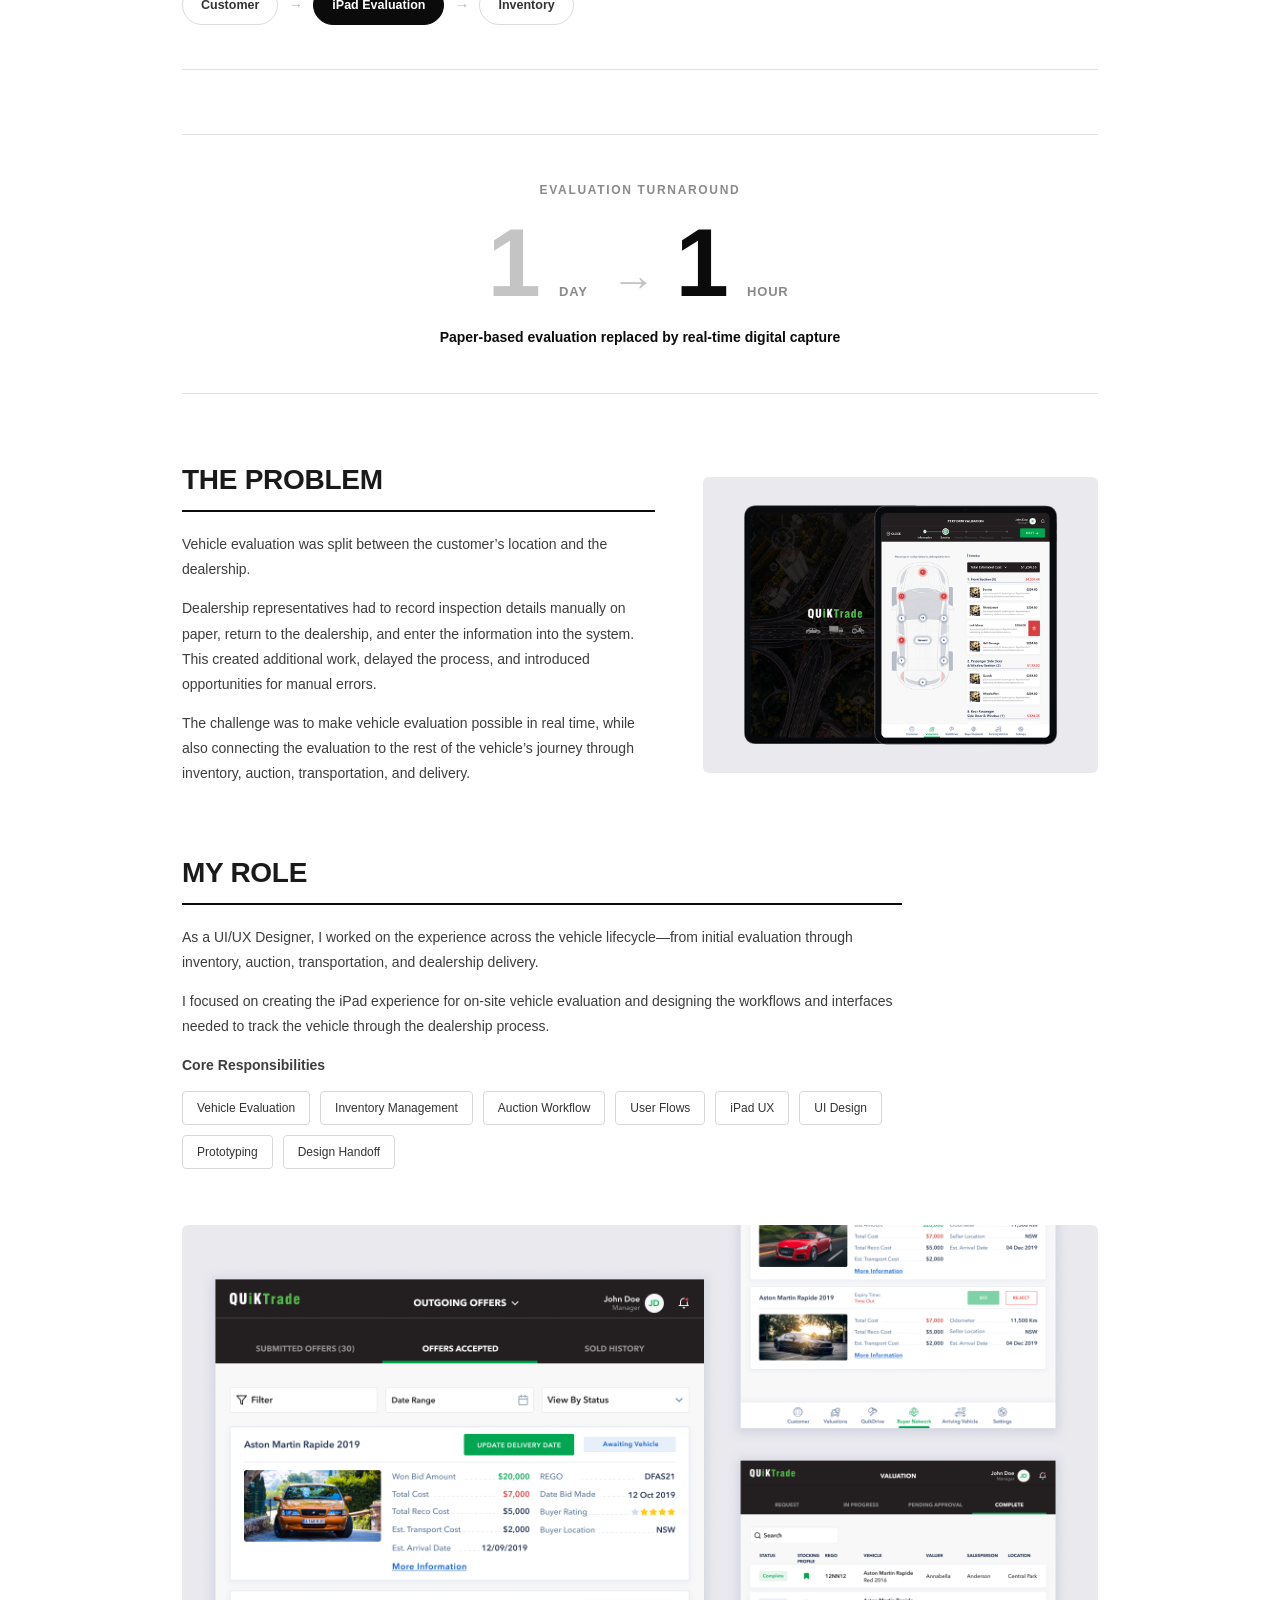
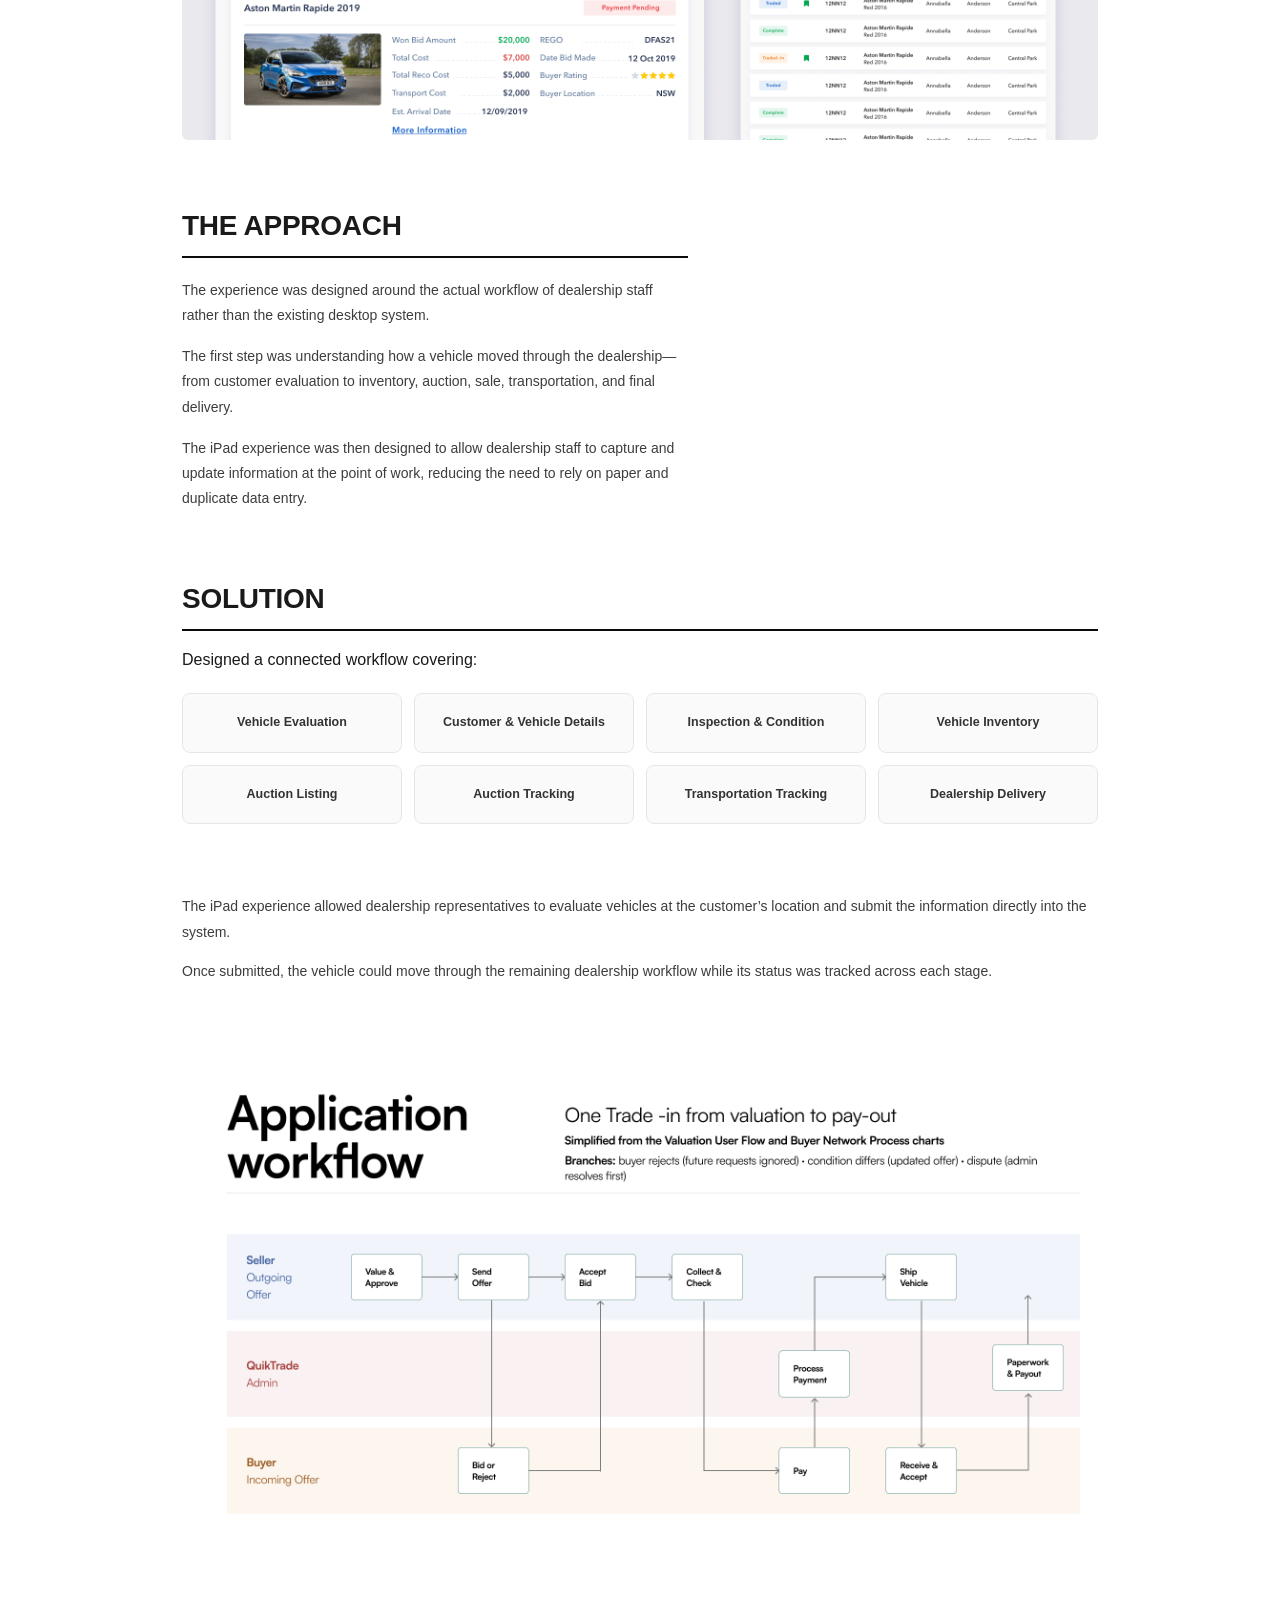
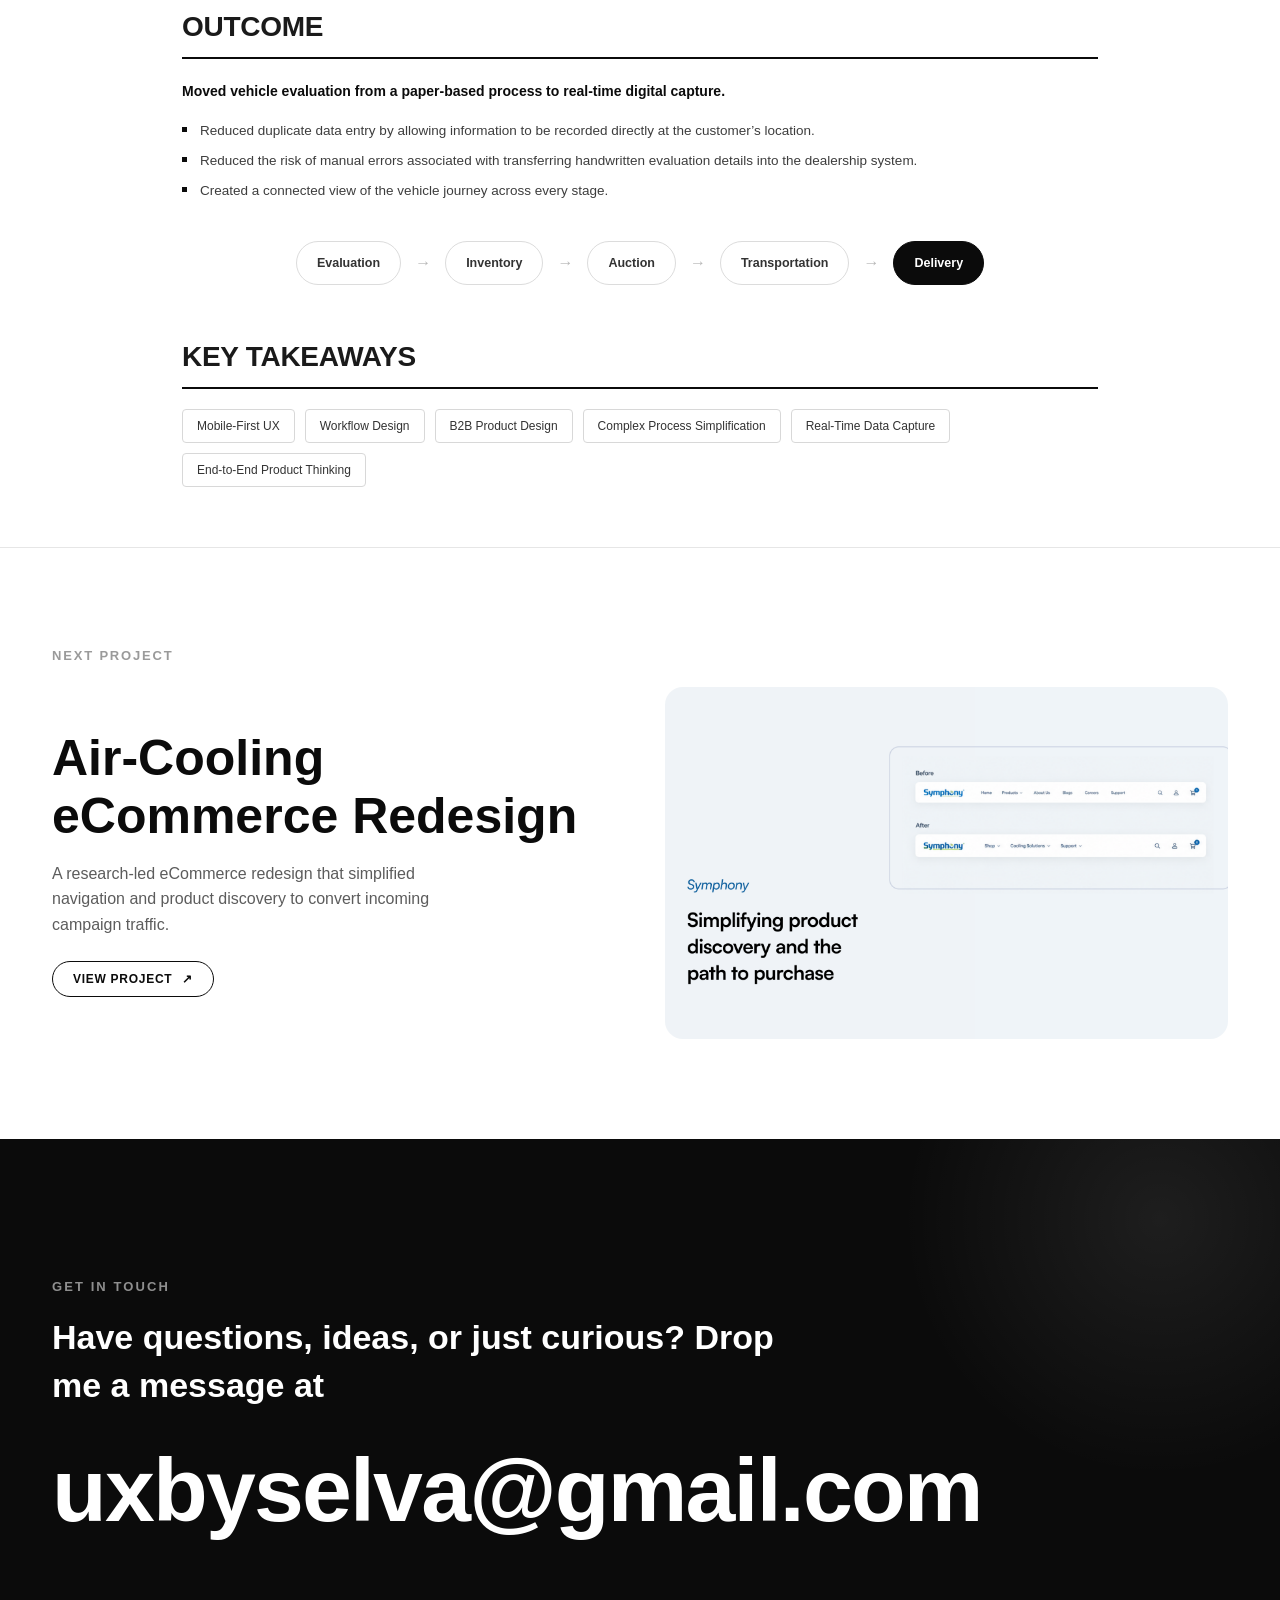
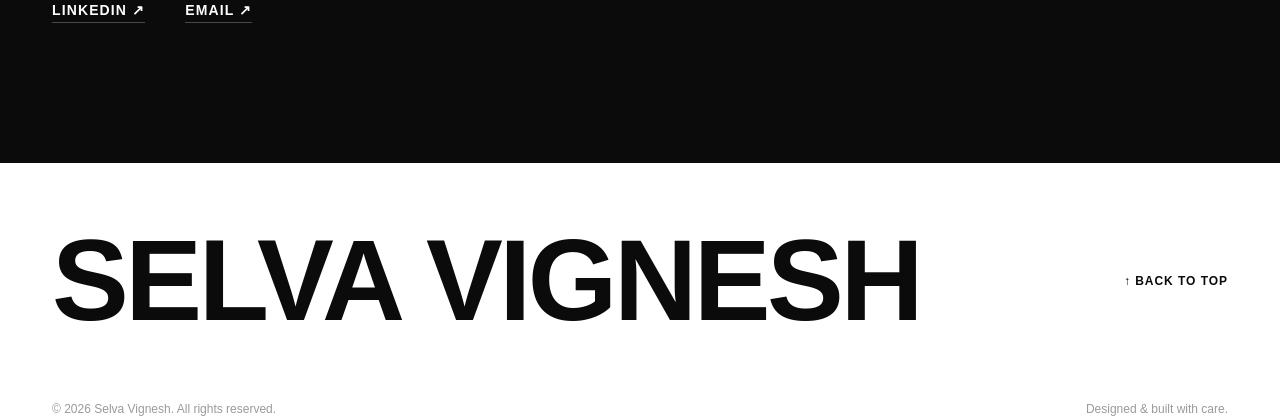
<file: case3.html>
<!DOCTYPE html>
<html lang="en">
<head>
<meta charset="UTF-8">
<meta name="viewport" content="width=device-width, initial-scale=1.0">
<title>Vehicle Evaluation &amp; Auction Platform — Case Study | Selva Vignesh, AI-Assisted UX Designer</title>
<meta name="description" content="Case study: an iPad-first vehicle evaluation and auction platform that moved dealership inspections from paper to real-time digital capture.">
<meta name="keywords" content="UI/UX designer, iPad UX, automotive UX, B2B product design, workflow design, real-time data capture, case study">
<link rel="stylesheet" href="css/style.css">
</head>
<body>

<div class="veil"></div>
<div class="scroll-progress"></div>
<div class="cursor-dot"></div>
<div class="cursor-ring"></div>

<header class="site-header">
  <div class="container">
    <a href="index.html" class="logo">SELVA</a>
    <nav class="nav-links">
      <a href="index.html#contact" class="magnetic-btn"><span class="dot"></span>Get in Touch</a>
      <button class="menu-toggle" aria-label="Open menu" aria-expanded="false" aria-controls="mobileMenu">
        <span></span><span></span>
      </button>
    </nav>
  </div>
</header>

<div class="mobile-menu" id="mobileMenu">
  <nav>
    <a href="index.html#work">Work</a>
    <a href="index.html#contact">Contact</a>
  </nav>
  <div class="mobile-menu-social">
    <a href="mailto:uxbyselva@gmail.com">Email</a>
    <a href="https://www.linkedin.com" target="_blank" rel="noopener">LinkedIn</a>
  </div>
</div>

<main>

  <section class="report">
    <div class="container report-container">
      <a href="index.html#work" class="report-back" data-link>&larr; Back to Index</a>
      <div class="report-kicker reveal">Case Study</div>
      <h1 class="report-title reveal">Vehicle Evaluation &amp; Auction Platform</h1>
      <p class="report-sub reveal">Taking vehicle evaluation from paper to real time.</p>

      <div class="report-meta reveal-stagger">
        <div><span class="report-meta-k">Duration</span><span class="report-meta-v">3 Months</span></div>
        <div><span class="report-meta-k">Platform</span><span class="report-meta-v">iPad App &middot; Desktop Application</span></div>
        <div><span class="report-meta-k">Industry</span><span class="report-meta-v">Automotive &middot; B2B / B2C</span></div>
        <div><span class="report-meta-k">Role</span><span class="report-meta-v">UI/UX Designer</span></div>
      </div>

      <div class="report-intro reveal">
        <p>The dealership process started at the customer&rsquo;s home, where a dealership representative evaluated the vehicle and recorded the details on paper. The information then had to be brought back to the dealership and manually entered into the system before the vehicle could move into inventory and auction.</p>
        <p>The project introduced an iPad-first experience that allowed dealership and inspection teams to evaluate vehicles, capture information, and update the system directly from the customer&rsquo;s location.</p>
      </div>

      <figure class="report-image report-image--hero reveal">
        <img src="images/vehicle-hero.png" alt="MotorOne iPad valuation screen beside the line &quot;Connecting vehicle valuation, auctions and delivery in one digital workflow&quot;" fetchpriority="high">
      </figure>

      <div class="flow-compare reveal">
        <div class="flow-row">
          <div class="flow-row-head">
            <span class="flow-row-label">Before</span>
            <span class="flow-time">~1 day</span>
          </div>
          <div class="flow-steps">
            <span class="flow-step">Customer</span>
            <span class="flow-arrow">&rarr;</span>
            <span class="flow-step flow-step--pain">Paper</span>
            <span class="flow-arrow">&rarr;</span>
            <span class="flow-step">Dealership</span>
            <span class="flow-arrow">&rarr;</span>
            <span class="flow-step flow-step--pain">Manual Entry</span>
            <span class="flow-arrow">&rarr;</span>
            <span class="flow-step">Inventory</span>
          </div>
        </div>

        <div class="flow-divider">&darr;</div>

        <div class="flow-row">
          <div class="flow-row-head">
            <span class="flow-row-label">After</span>
            <span class="flow-time">~1 hour</span>
          </div>
          <div class="flow-steps">
            <span class="flow-step">Customer</span>
            <span class="flow-arrow">&rarr;</span>
            <span class="flow-step flow-step--win">iPad Evaluation</span>
            <span class="flow-arrow">&rarr;</span>
            <span class="flow-step">Inventory</span>
          </div>
        </div>
      </div>

      <div class="stat-block reveal">
        <div class="stat-label">Evaluation Turnaround</div>
        <div class="stat-row">
          <span class="stat-num stat-before">1</span>
          <span class="stat-unit">Day</span>
          <span class="stat-arrow">&rarr;</span>
          <span class="stat-num stat-after">1</span>
          <span class="stat-unit">Hour</span>
        </div>
        <div class="stat-sub">Paper-based evaluation replaced by real-time digital capture</div>
      </div>

      <div class="report-block">
        <div class="reveal">
          <h2 class="report-h2">The Problem</h2>
          <p>Vehicle evaluation was split between the customer&rsquo;s location and the dealership.</p>
          <p>Dealership representatives had to record inspection details manually on paper, return to the dealership, and enter the information into the system. This created additional work, delayed the process, and introduced opportunities for manual errors.</p>
          <p>The challenge was to make vehicle evaluation possible in real time, while also connecting the evaluation to the rest of the vehicle&rsquo;s journey through inventory, auction, transportation, and delivery.</p>
        </div>
        <figure class="report-image report-image--side reveal">
          <img src="images/vehicle-problem.png" alt="iPad vehicle valuation screen with an interactive car diagram for tagging inspection items and a running cost breakdown" loading="lazy">
        </figure>
      </div>

      <div class="report-body reveal">
        <h2 class="report-h2">My Role</h2>
        <p>As a UI/UX Designer, I worked on the experience across the vehicle lifecycle&mdash;from initial evaluation through inventory, auction, transportation, and dealership delivery.</p>
        <p>I focused on creating the iPad experience for on-site vehicle evaluation and designing the workflows and interfaces needed to track the vehicle through the dealership process.</p>
        <p class="report-strong-lead">Core Responsibilities</p>
        <div class="report-tags">
          <span>Vehicle Evaluation</span>
          <span>Inventory Management</span>
          <span>Auction Workflow</span>
          <span>User Flows</span>
          <span>iPad UX</span>
          <span>UI Design</span>
          <span>Prototyping</span>
          <span>Design Handoff</span>
        </div>
      </div>

      <figure class="report-image report-image--hero reveal">
        <img src="images/vehicle-role.png" alt="QuikTrade offers dashboard listing accepted bids with costs and delivery status, alongside the buyer network and valuation screens" loading="lazy">
      </figure>

      <div class="report-approach">
        <div class="reveal">
          <h2 class="report-h2">The Approach</h2>
          <p>The experience was designed around the actual workflow of dealership staff rather than the existing desktop system.</p>
          <p>The first step was understanding how a vehicle moved through the dealership&mdash;from customer evaluation to inventory, auction, sale, transportation, and final delivery.</p>
          <p>The iPad experience was then designed to allow dealership staff to capture and update information at the point of work, reducing the need to rely on paper and duplicate data entry.</p>
        </div>
      </div>

      <div class="reveal" style="margin-top:56px;">
        <h2 class="report-h2">Solution</h2>
        <p>Designed a connected workflow covering:</p>
      </div>

      <div class="framework-grid framework-grid--wide reveal-stagger" style="margin-top:24px;">
        <div>Vehicle Evaluation</div>
        <div>Customer &amp; Vehicle Details</div>
        <div>Inspection &amp; Condition</div>
        <div>Vehicle Inventory</div>
        <div>Auction Listing</div>
        <div>Auction Tracking</div>
        <div>Transportation Tracking</div>
        <div>Dealership Delivery</div>
      </div>

      <div class="reveal">
        <p style="font-size:14px; line-height:1.8; color:#3d3d3d;">The iPad experience allowed dealership representatives to evaluate vehicles at the customer&rsquo;s location and submit the information directly into the system.</p>
        <p style="font-size:14px; line-height:1.8; color:#3d3d3d; margin-top:14px;">Once submitted, the vehicle could move through the remaining dealership workflow while its status was tracked across each stage.</p>
      </div>

      <figure class="report-image report-image--hero reveal">
        <img src="images/vehicle-solution.png" alt="Application workflow diagram tracking one trade-in from valuation to pay-out across three lanes: seller, QuikTrade admin, and buyer" loading="lazy">
      </figure>

      <div class="reveal" style="margin-top:16px;">
        <h2 class="report-h2">Outcome</h2>
        <p style="font-weight:700; color:var(--black); font-size:14px; line-height:1.8;">Moved vehicle evaluation from a paper-based process to real-time digital capture.</p>
        <ul class="report-list" style="margin-top:16px;">
          <li>Reduced duplicate data entry by allowing information to be recorded directly at the customer&rsquo;s location.</li>
          <li>Reduced the risk of manual errors associated with transferring handwritten evaluation details into the dealership system.</li>
          <li>Created a connected view of the vehicle journey across every stage.</li>
        </ul>
      </div>

      <div class="pipeline reveal-stagger" style="margin-top:40px;">
        <div class="pipeline-step">Evaluation</div>
        <span class="pipeline-arrow">&rarr;</span>
        <div class="pipeline-step">Inventory</div>
        <span class="pipeline-arrow">&rarr;</span>
        <div class="pipeline-step">Auction</div>
        <span class="pipeline-arrow">&rarr;</span>
        <div class="pipeline-step">Transportation</div>
        <span class="pipeline-arrow">&rarr;</span>
        <div class="pipeline-step pipeline-step--final">Delivery</div>
      </div>

      <div class="reveal" style="margin-top:16px;">
        <h2 class="report-h2">Key Takeaways</h2>
        <div class="report-tags">
          <span>Mobile-First UX</span>
          <span>Workflow Design</span>
          <span>B2B Product Design</span>
          <span>Complex Process Simplification</span>
          <span>Real-Time Data Capture</span>
          <span>End-to-End Product Thinking</span>
        </div>
      </div>

    </div>
  </section>

  <section class="next-project">
    <div class="container">
      <div class="next-label reveal">Next project</div>
      <a href="case4.html" class="next-card reveal" data-link>
        <div>
          <h3>Air-Cooling eCommerce Redesign</h3>
          <p>A research-led eCommerce redesign that simplified navigation and product discovery to convert incoming campaign traffic.</p>
          <span class="project-cta">View Project <span class="arrow">&#8599;</span></span>
        </div>
        <figure><img src="images/ecommerce-hero.png" alt="eCommerce redesign next project preview" loading="lazy"></figure>
      </a>
    </div>
  </section>

  <section class="contact" id="contact">
    <div class="blob"></div>
    <div class="container reveal">
      <div class="contact-eyebrow">Get in touch</div>
      <h2>Have questions, ideas, or just curious? Drop me a message at</h2>
      <a href="mailto:uxbyselva@gmail.com" class="email-link">uxbyselva@gmail.com</a>
      <div class="contact-links">
        <a href="https://www.linkedin.com" target="_blank" rel="noopener">LinkedIn &#8599;</a>
        <a href="mailto:uxbyselva@gmail.com">Email &#8599;</a>
      </div>
    </div>
  </section>

</main>

<footer class="site-footer-wrap">
  <div class="container">
    <div class="site-footer">
      <div class="footer-name">SELVA VIGNESH</div>
      <a href="#top" class="back-to-top">&#8593; Back to top</a>
    </div>
    <div class="footer-bottom">
      <span>&copy; 2026 Selva Vignesh. All rights reserved.</span>
      <span>Designed &amp; built with care.</span>
    </div>
  </div>
</footer>

<script src="js/main.js"></script>
</body>
</html>
</file>
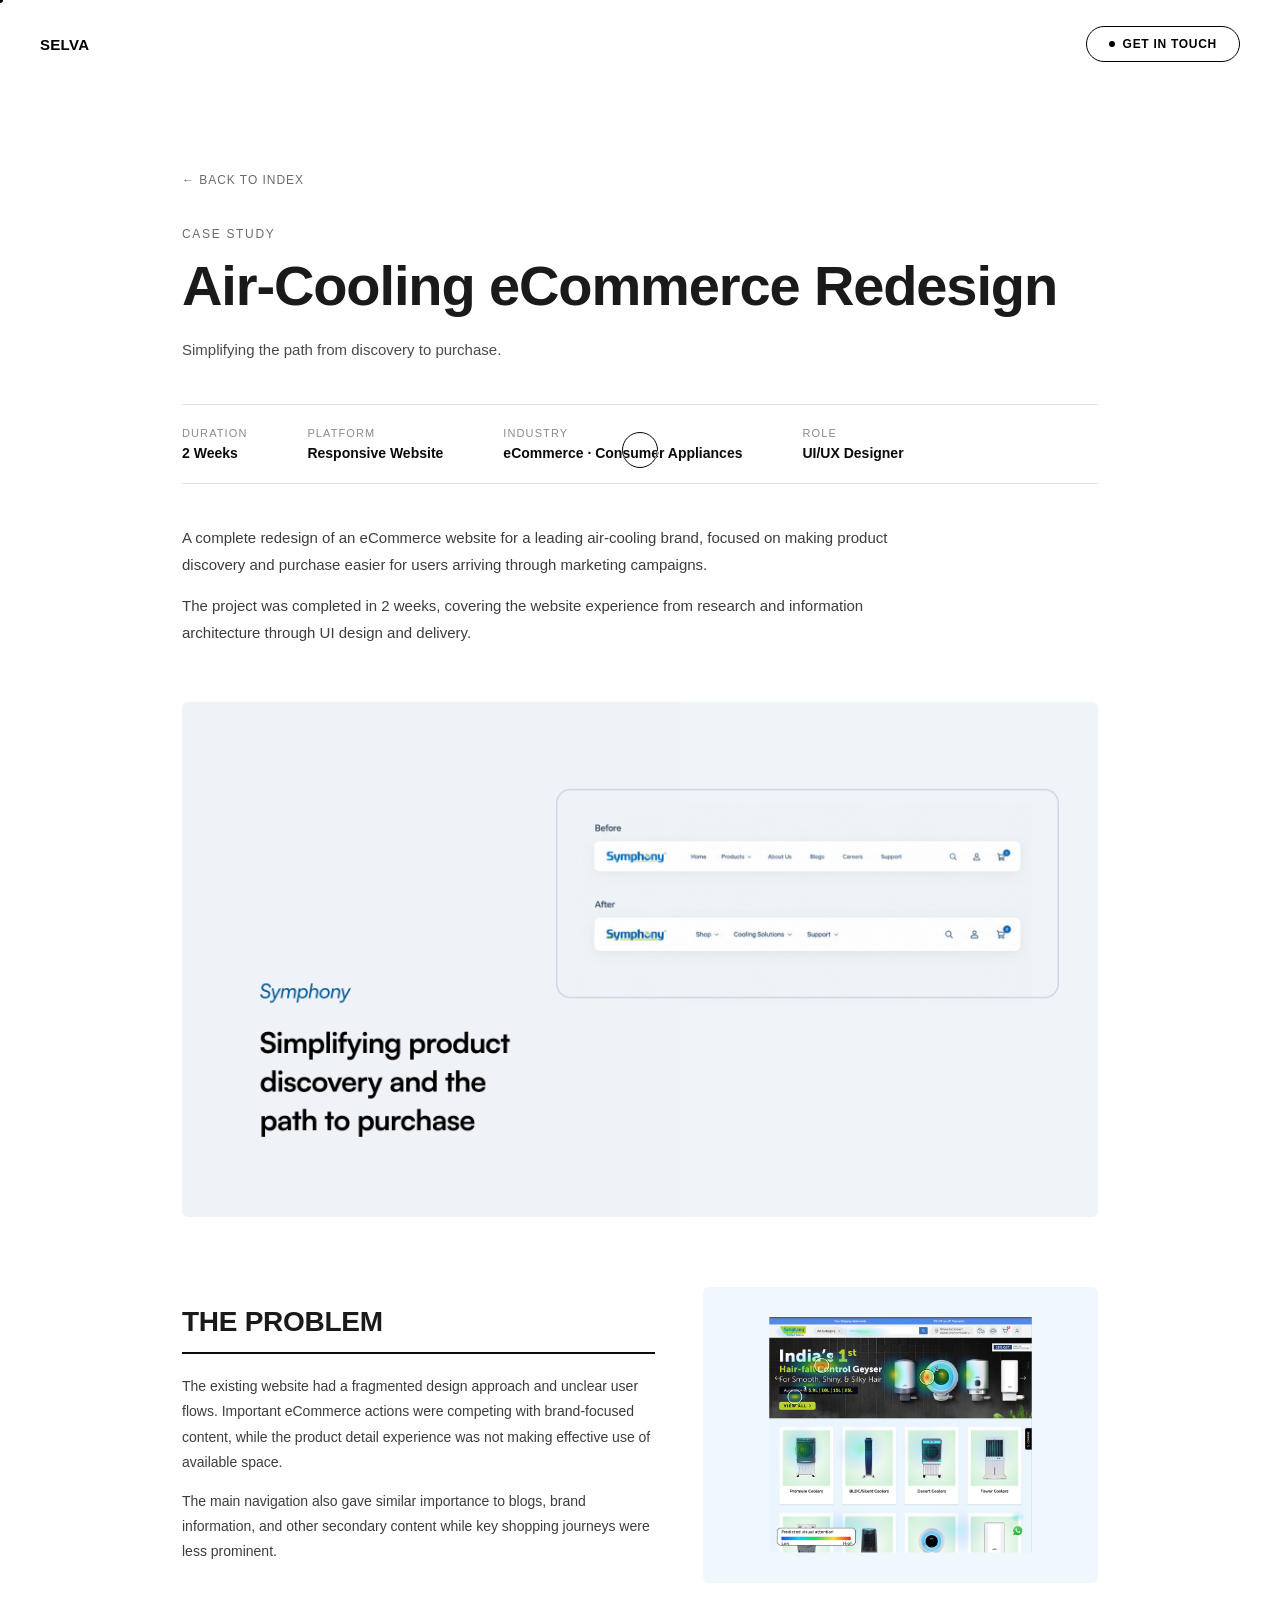
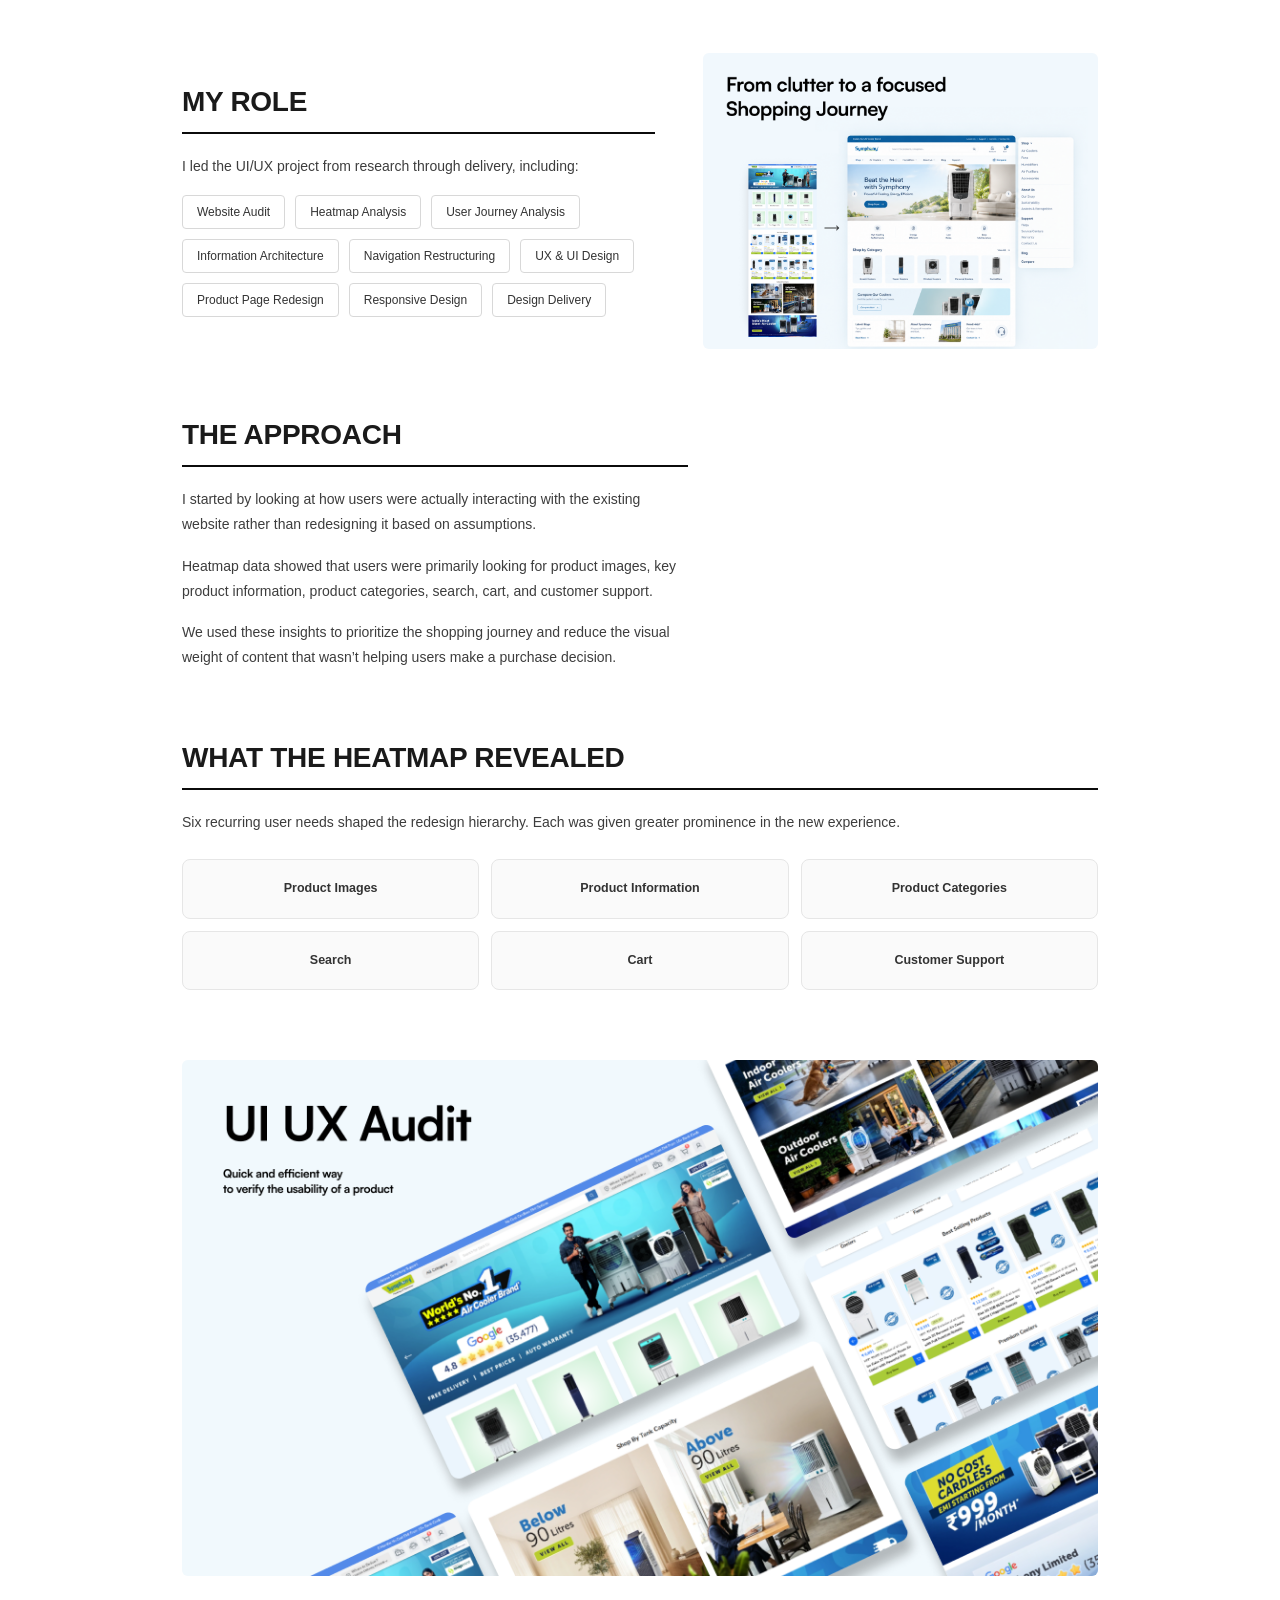
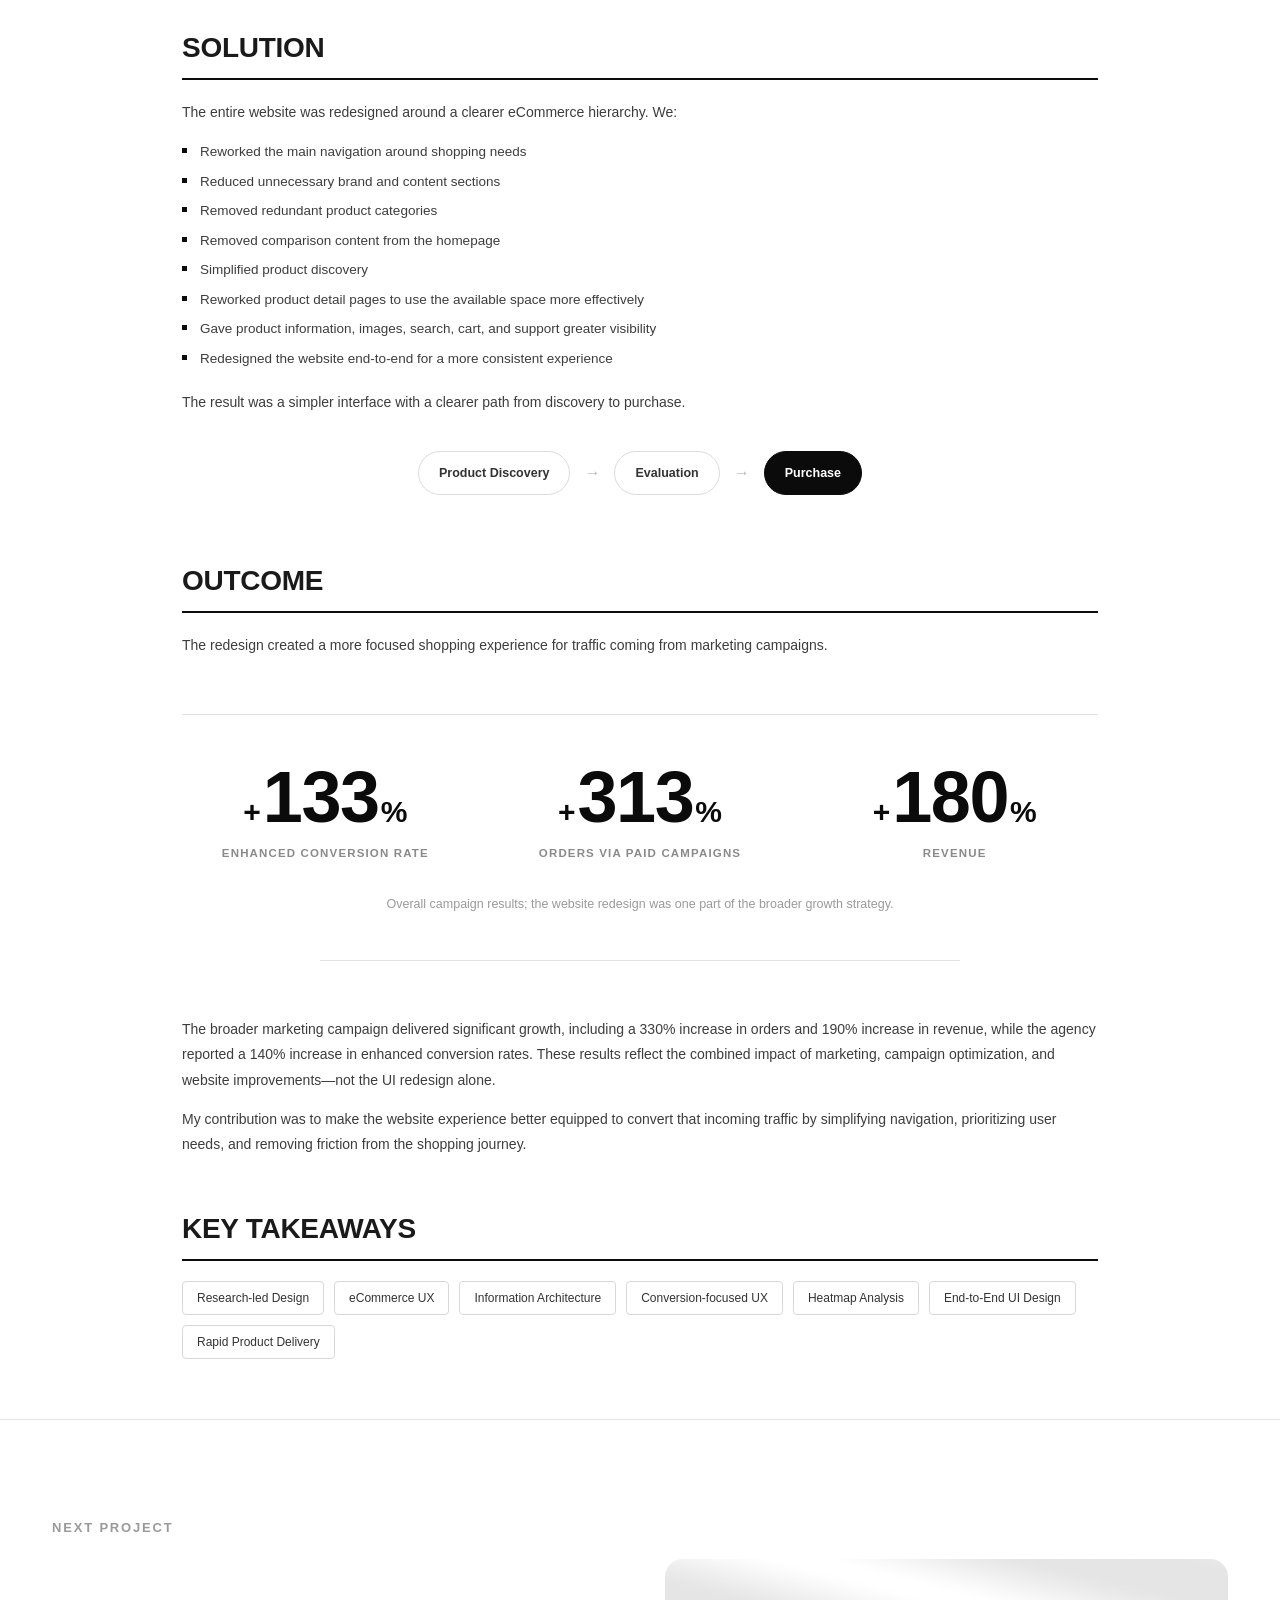
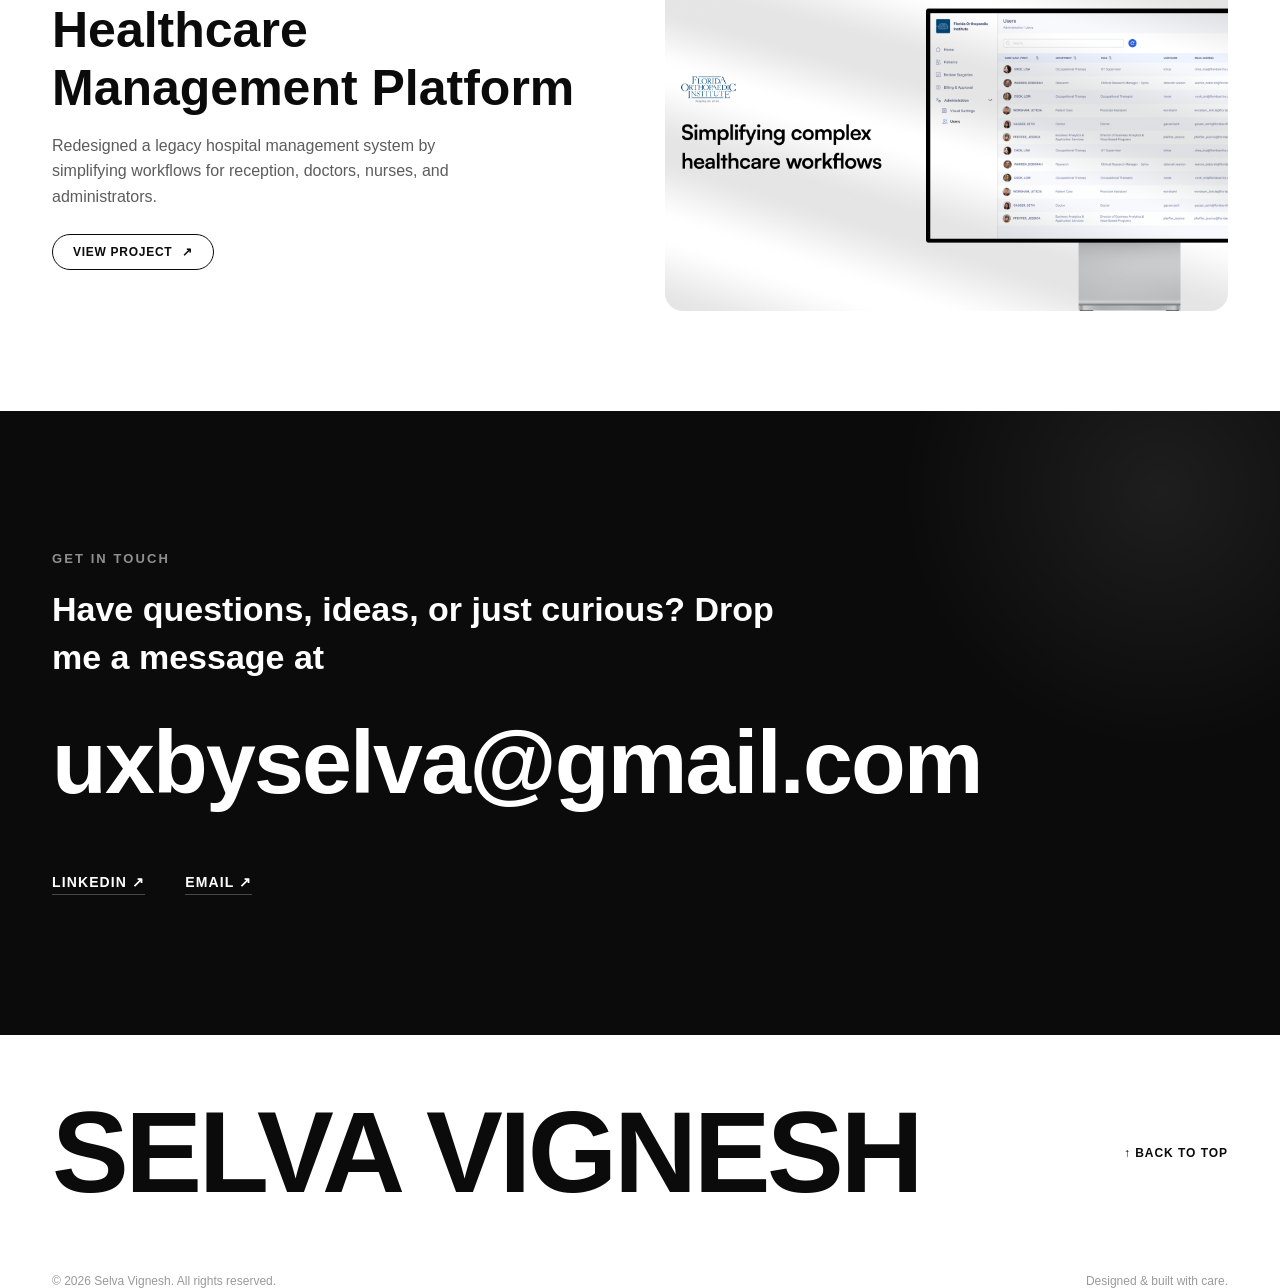
<file: case4.html>
<!DOCTYPE html>
<html lang="en">
<head>
<meta charset="UTF-8">
<meta name="viewport" content="width=device-width, initial-scale=1.0">
<title>Air-Cooling eCommerce Redesign — Case Study | Selva Vignesh, AI-Assisted UX Designer</title>
<meta name="description" content="Case study: a research-led eCommerce redesign for a leading air-cooling brand, simplifying the path from product discovery to purchase.">
<meta name="keywords" content="UI/UX designer, eCommerce UX, information architecture, conversion-focused UX, heatmap analysis, case study">
<link rel="stylesheet" href="css/style.css">
</head>
<body>

<div class="veil"></div>
<div class="scroll-progress"></div>
<div class="cursor-dot"></div>
<div class="cursor-ring"></div>

<header class="site-header">
  <div class="container">
    <a href="index.html" class="logo">SELVA</a>
    <nav class="nav-links">
      <a href="index.html#contact" class="magnetic-btn"><span class="dot"></span>Get in Touch</a>
      <button class="menu-toggle" aria-label="Open menu" aria-expanded="false" aria-controls="mobileMenu">
        <span></span><span></span>
      </button>
    </nav>
  </div>
</header>

<div class="mobile-menu" id="mobileMenu">
  <nav>
    <a href="index.html#work">Work</a>
    <a href="index.html#contact">Contact</a>
  </nav>
  <div class="mobile-menu-social">
    <a href="mailto:uxbyselva@gmail.com">Email</a>
    <a href="https://www.linkedin.com" target="_blank" rel="noopener">LinkedIn</a>
  </div>
</div>

<main>

  <section class="report">
    <div class="container report-container">
      <a href="index.html#work" class="report-back" data-link>&larr; Back to Index</a>
      <div class="report-kicker reveal">Case Study</div>
      <h1 class="report-title reveal">Air-Cooling eCommerce Redesign</h1>
      <p class="report-sub reveal">Simplifying the path from discovery to purchase.</p>

      <div class="report-meta reveal-stagger">
        <div><span class="report-meta-k">Duration</span><span class="report-meta-v">2 Weeks</span></div>
        <div><span class="report-meta-k">Platform</span><span class="report-meta-v">Responsive Website</span></div>
        <div><span class="report-meta-k">Industry</span><span class="report-meta-v">eCommerce &middot; Consumer Appliances</span></div>
        <div><span class="report-meta-k">Role</span><span class="report-meta-v">UI/UX Designer</span></div>
      </div>

      <div class="report-intro reveal">
        <p>A complete redesign of an eCommerce website for a leading air-cooling brand, focused on making product discovery and purchase easier for users arriving through marketing campaigns.</p>
        <p>The project was completed in 2 weeks, covering the website experience from research and information architecture through UI design and delivery.</p>
      </div>

      <figure class="report-image report-image--hero reveal">
        <img src="images/ecommerce-hero.png" alt="Before and after of the Symphony site navigation, reduced from seven mixed links to three shopping-led menus" fetchpriority="high">
      </figure>

      <div class="report-block">
        <div class="reveal">
          <h2 class="report-h2">The Problem</h2>
          <p>The existing website had a fragmented design approach and unclear user flows. Important eCommerce actions were competing with brand-focused content, while the product detail experience was not making effective use of available space.</p>
          <p>The main navigation also gave similar importance to blogs, brand information, and other secondary content while key shopping journeys were less prominent.</p>
        </div>
        <figure class="report-image report-image--side reveal">
          <img src="images/ecommerce-problem.png" alt="Predicted visual attention overlay on the existing homepage, showing attention landing on promotional banner artwork rather than product categories" loading="lazy">
        </figure>
      </div>

      <div class="report-block">
        <div class="reveal">
          <h2 class="report-h2">My Role</h2>
          <p>I led the UI/UX project from research through delivery, including:</p>
          <div class="report-tags" style="margin-top:16px;">
            <span>Website Audit</span>
            <span>Heatmap Analysis</span>
            <span>User Journey Analysis</span>
            <span>Information Architecture</span>
            <span>Navigation Restructuring</span>
            <span>UX &amp; UI Design</span>
            <span>Product Page Redesign</span>
            <span>Responsive Design</span>
            <span>Design Delivery</span>
          </div>
        </div>
        <figure class="report-image report-image--side reveal">
          <img src="images/ecommerce-role.png" alt="Before and after of the homepage: the cluttered original beside the restructured layout with a simplified shop-led navigation" loading="lazy">
        </figure>
      </div>

      <div class="report-approach">
        <div class="reveal">
          <h2 class="report-h2">The Approach</h2>
          <p>I started by looking at how users were actually interacting with the existing website rather than redesigning it based on assumptions.</p>
          <p>Heatmap data showed that users were primarily looking for product images, key product information, product categories, search, cart, and customer support.</p>
          <p>We used these insights to prioritize the shopping journey and reduce the visual weight of content that wasn&rsquo;t helping users make a purchase decision.</p>
        </div>
      </div>

      <div class="reveal" style="margin-top:56px;">
        <h2 class="report-h2">What the Heatmap Revealed</h2>
        <p style="font-size:14px; line-height:1.8; color:#3d3d3d;">Six recurring user needs shaped the redesign hierarchy. Each was given greater prominence in the new experience.</p>
      </div>

      <div class="framework-grid framework-grid--wide reveal-stagger" style="margin-top:24px; grid-template-columns:repeat(3,1fr);">
        <div>Product Images</div>
        <div>Product Information</div>
        <div>Product Categories</div>
        <div>Search</div>
        <div>Cart</div>
        <div>Customer Support</div>
      </div>

      <figure class="report-image report-image--hero reveal">
        <img src="images/ecommerce-heatmap.png" alt="UI/UX audit board laying out the existing site's homepage, category and product listing screens for review" loading="lazy">
      </figure>

      <div class="reveal" style="margin-top:16px;">
        <h2 class="report-h2">Solution</h2>
        <p style="font-size:14px; line-height:1.8; color:#3d3d3d;">The entire website was redesigned around a clearer eCommerce hierarchy. We:</p>
        <ul class="report-list" style="margin-top:16px;">
          <li>Reworked the main navigation around shopping needs</li>
          <li>Reduced unnecessary brand and content sections</li>
          <li>Removed redundant product categories</li>
          <li>Removed comparison content from the homepage</li>
          <li>Simplified product discovery</li>
          <li>Reworked product detail pages to use the available space more effectively</li>
          <li>Gave product information, images, search, cart, and support greater visibility</li>
          <li>Redesigned the website end-to-end for a more consistent experience</li>
        </ul>
        <p style="font-size:14px; line-height:1.8; color:#3d3d3d; margin-top:20px;">The result was a simpler interface with a clearer path from discovery to purchase.</p>
      </div>

      <div class="pipeline reveal-stagger" style="margin-top:36px; margin-bottom:70px;">
        <div class="pipeline-step">Product Discovery</div>
        <span class="pipeline-arrow">&rarr;</span>
        <div class="pipeline-step">Evaluation</div>
        <span class="pipeline-arrow">&rarr;</span>
        <div class="pipeline-step pipeline-step--final">Purchase</div>
      </div>

      <div class="reveal">
        <h2 class="report-h2">Outcome</h2>
        <p style="font-size:14px; line-height:1.8; color:#3d3d3d;">The redesign created a more focused shopping experience for traffic coming from marketing campaigns.</p>
      </div>

      <div class="metric-grid reveal-stagger">
        <div class="metric">
          <div class="metric-value">
            <span class="metric-sign">+</span>
            <span class="metric-num" data-count="140">0</span>
            <span class="metric-sign">%</span>
          </div>
          <span class="metric-label">Enhanced Conversion Rate</span>
        </div>
        <div class="metric">
          <div class="metric-value">
            <span class="metric-sign">+</span>
            <span class="metric-num" data-count="330">0</span>
            <span class="metric-sign">%</span>
          </div>
          <span class="metric-label">Orders via Paid Campaigns</span>
        </div>
        <div class="metric">
          <div class="metric-value">
            <span class="metric-sign">+</span>
            <span class="metric-num" data-count="190">0</span>
            <span class="metric-sign">%</span>
          </div>
          <span class="metric-label">Revenue</span>
        </div>
      </div>
      <p class="metric-caption reveal">Overall campaign results; the website redesign was one part of the broader growth strategy.</p>

      <div class="reveal" style="margin-top:56px;">
        <p style="font-size:14px; line-height:1.8; color:#3d3d3d;">The broader marketing campaign delivered significant growth, including a 330% increase in orders and 190% increase in revenue, while the agency reported a 140% increase in enhanced conversion rates. These results reflect the combined impact of marketing, campaign optimization, and website improvements&mdash;not the UI redesign alone.</p>
        <p style="font-size:14px; line-height:1.8; color:#3d3d3d; margin-top:14px;">My contribution was to make the website experience better equipped to convert that incoming traffic by simplifying navigation, prioritizing user needs, and removing friction from the shopping journey.</p>
      </div>

      <div class="reveal" style="margin-top:56px;">
        <h2 class="report-h2">Key Takeaways</h2>
        <div class="report-tags">
          <span>Research-led Design</span>
          <span>eCommerce UX</span>
          <span>Information Architecture</span>
          <span>Conversion-focused UX</span>
          <span>Heatmap Analysis</span>
          <span>End-to-End UI Design</span>
          <span>Rapid Product Delivery</span>
        </div>
      </div>

    </div>
  </section>

  <section class="next-project">
    <div class="container">
      <div class="next-label reveal">Next project</div>
      <a href="case1.html" class="next-card reveal" data-link>
        <div>
          <h3>Healthcare Management Platform</h3>
          <p>Redesigned a legacy hospital management system by simplifying workflows for reception, doctors, nurses, and administrators.</p>
          <span class="project-cta">View Project <span class="arrow">&#8599;</span></span>
        </div>
        <figure><img src="images/healthcare-hero.png" alt="Healthcare platform next project preview" loading="lazy"></figure>
      </a>
    </div>
  </section>

  <section class="contact" id="contact">
    <div class="blob"></div>
    <div class="container reveal">
      <div class="contact-eyebrow">Get in touch</div>
      <h2>Have questions, ideas, or just curious? Drop me a message at</h2>
      <a href="mailto:uxbyselva@gmail.com" class="email-link">uxbyselva@gmail.com</a>
      <div class="contact-links">
        <a href="https://www.linkedin.com" target="_blank" rel="noopener">LinkedIn &#8599;</a>
        <a href="mailto:uxbyselva@gmail.com">Email &#8599;</a>
      </div>
    </div>
  </section>

</main>

<footer class="site-footer-wrap">
  <div class="container">
    <div class="site-footer">
      <div class="footer-name">SELVA VIGNESH</div>
      <a href="#top" class="back-to-top">&#8593; Back to top</a>
    </div>
    <div class="footer-bottom">
      <span>&copy; 2026 Selva Vignesh. All rights reserved.</span>
      <span>Designed &amp; built with care.</span>
    </div>
  </div>
</footer>

<script src="js/main.js"></script>
</body>
</html>
</file>
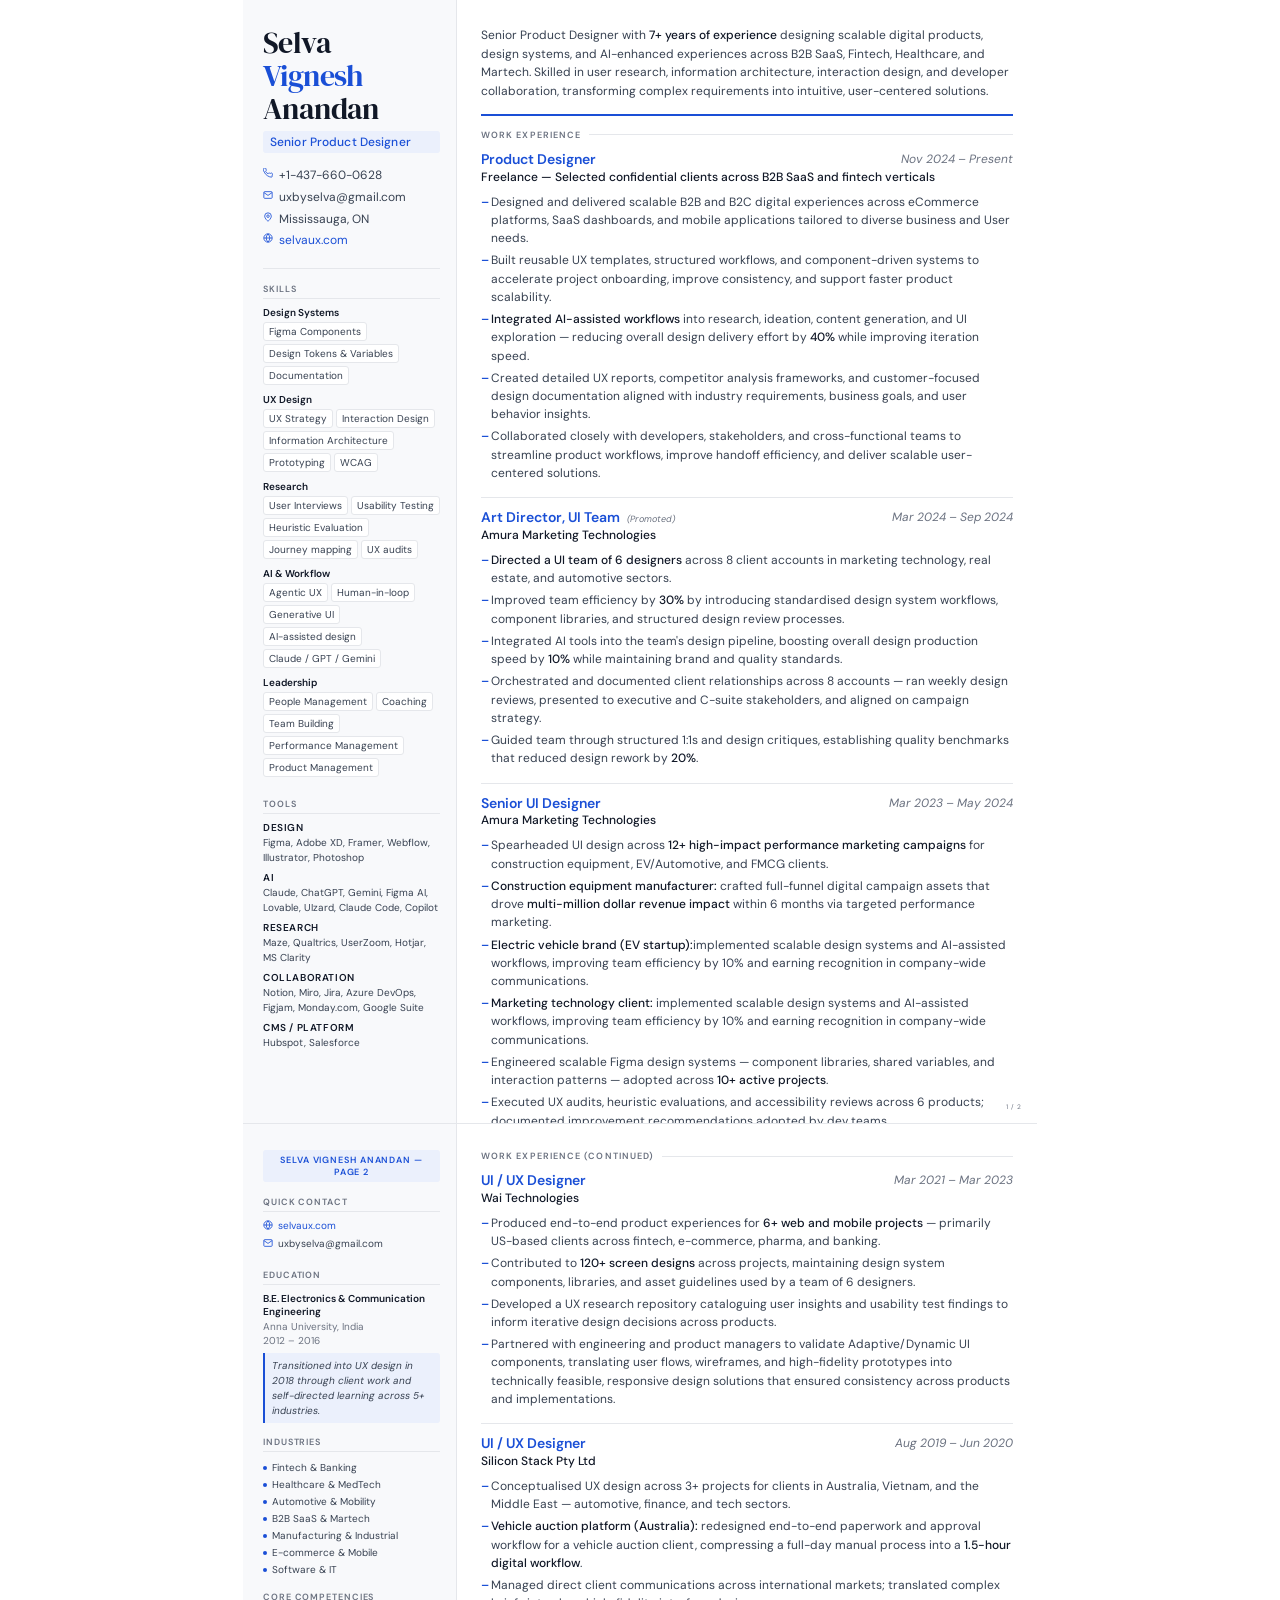
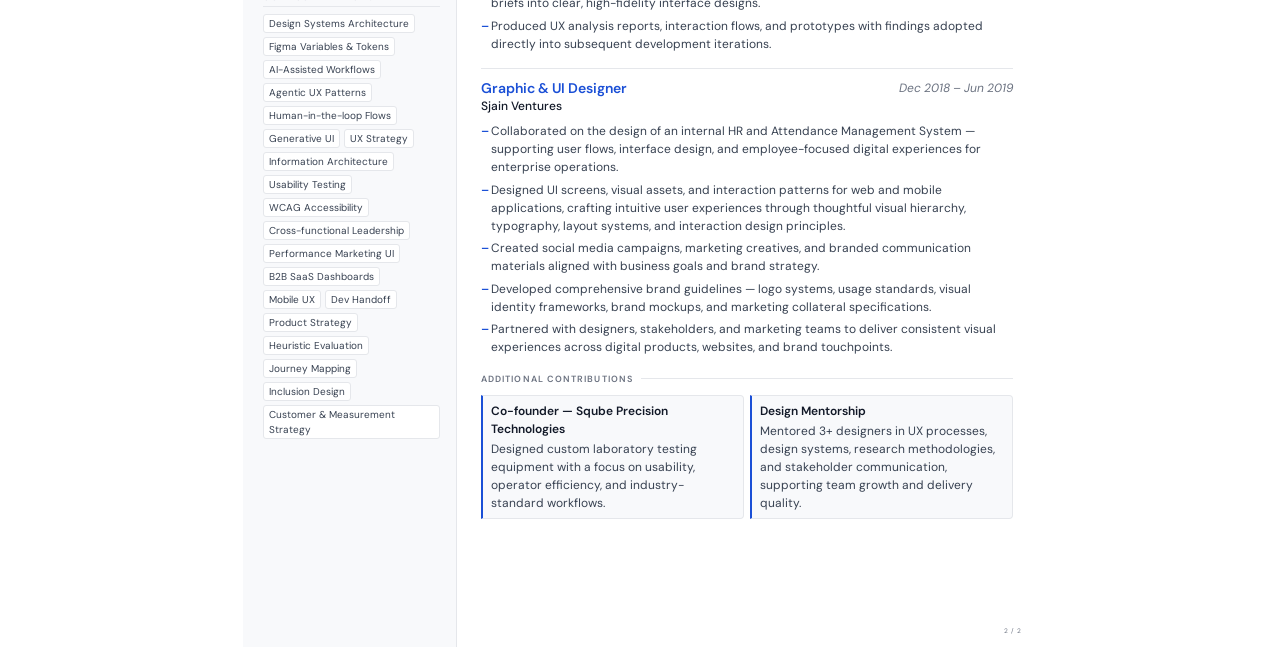
<file: resume.html>
<!DOCTYPE html>
<html lang="en">
<head>
<meta charset="UTF-8">
<meta name="viewport" content="width=device-width, initial-scale=1.0">
<title>Selva Vignesh Anandan — Senior Product Designer</title>
<link href="https://fonts.googleapis.com/css2?family=DM+Sans:ital,opsz,wght@0,9..40,300;0,9..40,400;0,9..40,500;0,9..40,600;1,9..40,300&family=DM+Serif+Display:ital@0;1&display=swap" rel="stylesheet">
<style>
  *, *::before, *::after { box-sizing: border-box; margin: 0; padding: 0; }

  :root {
    --blue: #1A4FD6;
    --blue-light: #EBF0FC;
    --dark: #111827;
    --mid: #374151;
    --muted: #6B7280;
    --border: #E5E7EB;
    --bg: #FFFFFF;
    --sidebar: #F8F9FB;
  }

  html { font-size: 10px; }

  body {
    font-family: 'DM Sans', sans-serif;
    background: #ffffff;
    display: flex;
    flex-direction: column;
    align-items: center;
    padding: 0;
    gap: 0;
  }

  .page-label {
    display: none;
  }

  /* A4: 794 × 1123px at 96dpi */
  .page {
    background: var(--bg);
    width: 794px;
    height: 1123px;
    display: grid;
    grid-template-columns: 214px 1fr;
    box-shadow: none;
    overflow: hidden;
    flex-shrink: 0;
    position: relative;
  }

  /* ─── SIDEBAR ─── */
  .sidebar {
    background: var(--sidebar);
    border-right: 1px solid var(--border);
    padding: 26px 16px 26px 20px;
    display: flex;
    flex-direction: column;
    overflow: hidden;
  }

  .name {
    font-family: 'DM Serif Display', serif;
    font-size: 3rem;
    line-height: 1.1;
    color: var(--dark);
    letter-spacing: -0.02em;
    margin-bottom: 6px;
  }
  .name span { color: var(--blue); }

  .title-tag {
    display: inline-block;
    font-size: 1.2rem;
    font-weight: 500;
    color: var(--blue);
    background: var(--blue-light);
    padding: 3px 7px;
    border-radius: 3px;
    margin-bottom: 14px;
    letter-spacing: 0.01em;
  }

  .contact-block {
    margin-bottom: 14px;
    padding-bottom: 14px;
    border-bottom: 1px solid var(--border);
  }
  .ci {
    display: flex;
    align-items: flex-start;
    gap: 6px;
    font-size: 1.2rem;
    color: var(--mid);
    margin-bottom: 5px;
    line-height: 1.4;
  }
  .ci svg { flex-shrink: 0; margin-top: 1px; }
  .ci a { color: var(--blue); text-decoration: none; }

  .s-sec { margin-bottom: 13px; }
  .s-title {
    font-size: 0.9rem;
    font-weight: 600;
    text-transform: uppercase;
    letter-spacing: 0.1em;
    color: var(--muted);
    margin-bottom: 7px;
    padding-bottom: 3px;
    border-bottom: 1px solid var(--border);
  }

  .sg { margin-bottom: 8px; }
  .sg-name { font-size: 10px; font-weight: 600; color: var(--dark); margin-bottom: 3px; }
  .tags { display: flex; flex-wrap: wrap; gap: 3px; }
  .tag {
    font-size: 10px; color: var(--mid);
    background: white; border: 1px solid var(--border);
    border-radius: 3px; padding: 1px 5px; line-height: 1.5;
  }

  .tc { margin-bottom: 6px; }
  .tc-name { font-size: 10px; font-weight: 600; text-transform: uppercase; letter-spacing: 0.06em; color: var(--dark); margin-bottom: 1px; }
  .tc-items { font-size: 10px; color: var(--mid); line-height: 1.5; }

  .edu-deg { font-size: 1rem; font-weight: 600; color: var(--dark); line-height: 1.3; margin-bottom: 2px; }
  .edu-sch { font-size: 1rem; color: var(--muted); margin-bottom: 1px; }
  .edu-yr  { font-size: 1rem; color: var(--muted); margin-bottom: 6px; }
  .edu-note {
    font-size: 01rem; color: var(--mid); line-height: 1.5; font-style: italic;
    padding: 5px 7px; background: var(--blue-light);
    border-left: 2px solid var(--blue); border-radius: 0 3px 3px 0;
  }

  .ind-list { list-style: none; }
  .ind-list li {
    font-size: 1rem; color: var(--mid); padding: 2px 0;
    display: flex; align-items: center; gap: 5px;
  }
  .ind-list li::before {
    content: ''; width: 4px; height: 4px;
    background: var(--blue); border-radius: 50%; flex-shrink: 0;
  }

  /* continued badge */
  .cont-badge {
    font-size: 0.9rem; font-weight: 600; text-transform: uppercase;
    letter-spacing: 0.1em; color: var(--blue);
    background: var(--blue-light); padding: 4px 8px;
    border-radius: 3px; margin-bottom: 14px; text-align: center;
  }

  /* ─── MAIN ─── */
  .main {
    padding: 26px 24px;
    display: flex;
    flex-direction: column;
    overflow: hidden;
  }

  .summary {
    padding-bottom: 13px;
    margin-bottom: 13px;
    border-bottom: 2px solid var(--blue);
  }
  .sum-text {
    font-size: 12px; color: var(--mid);
    line-height: 1.56; font-weight: 400;
  }
  .sum-text strong { font-weight: 500; color: var(--dark); }

  .m-sec { margin-bottom: 12px; }
  .m-title {
    font-size: 0.9rem; font-weight: 600;
    text-transform: uppercase; letter-spacing: 0.12em;
    color: var(--muted); margin-bottom: 10px;
    display: flex; align-items: center; gap: 8px;
  }
  .m-title::after { content: ''; flex: 1; height: 1px; background: var(--border); }

  .job {
    margin-bottom: 11px;
    padding-bottom: 11px;
    border-bottom: 1px solid var(--border);
  }
  .job:last-child { border-bottom: none; padding-bottom: 0; margin-bottom: 0; }

  .jh { display: flex; justify-content: space-between; align-items: flex-start; margin-bottom: 1px; gap: 8px; }
  .jt { font-size: 1.4rem; font-weight: 600; color: var(--blue); line-height: 1.2; }
  .jt .promo { font-size: 0.9rem; font-weight: 400; color: var(--muted); font-style: italic; margin-left: 4px; }
  .jd { font-size: 1.2rem; color: var(--muted); white-space: nowrap; font-style: italic; flex-shrink: 0; }
  .jco { font-size: 1.2rem; font-weight: 500; color: var(--dark); margin-bottom: 8px; }

  .jb { list-style: none; padding: 0; }
  .jb li {
    font-size: 1.2rem; color: var(--mid);
    line-height: 1.52; margin-bottom: 4px;
    padding-left: 10px; position: relative;
  }
  .jb li::before { content: '–'; position: absolute; left: 0; color: var(--blue); font-weight: 600; }
  .jb li strong { font-weight: 500; color: var(--dark); }

  /* contributions */
  .cg { display: grid; grid-template-columns: 1fr 1fr; gap: 6px; }
  .ci-box {
    background: var(--sidebar); border: 1px solid var(--border);
    border-left: 2px solid var(--blue);
    border-radius: 0 4px 4px 0; padding: 6px 8px;
    font-size: 12px; color: var(--mid); line-height: 1.5;
  }
  .ci-box strong { display: block; font-weight: 600; color: var(--dark); margin-bottom: 2px; font-size: 12px; }

  /* competencies */
  .comp-tags { display: flex; flex-wrap: wrap; gap: 4px; }
  .comp-tag {
    font-size: 0.9rem; color: var(--mid);
    background: var(--sidebar); border: 1px solid var(--border);
    border-radius: 3px; padding: 2px 6px; line-height: 1.5;
  }

  .page-num {
    position: absolute; bottom: 12px; right: 16px;
    font-size: 0.65rem; color: var(--muted); letter-spacing: 0.05em;
  }

  @media print {
    body { background: white; padding: 0; gap: 0; }
    .page { box-shadow: none; width: 100%; height: auto; min-height: 297mm; page-break-after: always; }
    .page:last-child { page-break-after: avoid; }
    .page-label { display: none !important; }
    .job { page-break-inside: avoid; }
    .m-sec { page-break-inside: avoid; }
  }
</style>
</head>
<body>

<!-- ═══════ PAGE 1 ═══════ -->
<div class="page">

  <aside class="sidebar">
    <div class="name">Selva<br><span>Vignesh</span><br>Anandan</div>
    <div class="title-tag">Senior Product Designer</div>

    <div class="contact-block">
      <div class="ci">
        <svg width="10" height="10" viewBox="0 0 24 24" fill="none" stroke="#1A4FD6" stroke-width="2"><path d="M22 16.92v3a2 2 0 01-2.18 2 19.79 19.79 0 01-8.63-3.07A19.5 19.5 0 013.07 9.81a19.79 19.79 0 01-3.07-8.68A2 2 0 012 0h3a2 2 0 012 1.72c.127.96.361 1.903.7 2.81a2 2 0 01-.45 2.11L6.09 7.91a16 16 0 006 6l1.27-1.27a2 2 0 012.11-.45c.907.339 1.85.573 2.81.7A2 2 0 0122 16.92z"/></svg>
        +1-437-660-0628
      </div>
      <div class="ci">
        <svg width="10" height="10" viewBox="0 0 24 24" fill="none" stroke="#1A4FD6" stroke-width="2"><path d="M4 4h16c1.1 0 2 .9 2 2v12c0 1.1-.9 2-2 2H4c-1.1 0-2-.9-2-2V6c0-1.1.9-2 2-2z"/><polyline points="22,6 12,13 2,6"/></svg>
        uxbyselva@gmail.com
      </div>
      <div class="ci">
        <svg width="10" height="10" viewBox="0 0 24 24" fill="none" stroke="#1A4FD6" stroke-width="2"><circle cx="12" cy="10" r="3"/><path d="M12 2a8 8 0 00-8 8c0 5.4 7.05 11.5 7.35 11.76a1 1 0 001.3 0C13 21.5 20 15.4 20 10a8 8 0 00-8-8z"/></svg>
        Mississauga, ON
      </div>
      <div class="ci">
        <svg width="10" height="10" viewBox="0 0 24 24" fill="none" stroke="#1A4FD6" stroke-width="2"><circle cx="12" cy="12" r="10"/><line x1="2" y1="12" x2="22" y2="12"/><path d="M12 2a15.3 15.3 0 010 20M12 2a15.3 15.3 0 000 20"/></svg>
        <a href="https://selvaux.com">selvaux.com</a>
      </div>
    </div>

    <div class="s-sec">
      <div class="s-title">Skills</div>
      <div class="sg">
        <div class="sg-name">Design Systems</div>
        <div class="tags"><span class="tag">Figma Components</span><span class="tag">Design Tokens & Variables</span><span class="tag">Documentation</span></div>
      </div>
      <div class="sg">
        <div class="sg-name">UX Design</div>
        <div class="tags"><span class="tag">UX Strategy</span><span class="tag">Interaction Design</span><span class="tag">Information Architecture</span><span class="tag">Prototyping</span><span class="tag">WCAG</span></div>
      </div>
      <div class="sg">
        <div class="sg-name">Research</div>
        <div class="tags"><span class="tag">User Interviews</span><span class="tag">Usability Testing</span><span class="tag">Heuristic Evaluation</span><span class="tag">Journey mapping</span><span class="tag">UX audits</span></div>
      </div>
      <div class="sg">
        <div class="sg-name">AI & Workflow</div>
        <div class="tags"><span class="tag">Agentic UX</span><span class="tag">Human-in-loop</span><span class="tag">Generative UI</span><span class="tag">AI-assisted design</span><span class="tag">Claude / GPT / Gemini</span></div>
      </div>
      <div class="sg">
        <div class="sg-name">Leadership</div>
        <div class="tags"><span class="tag">People Management</span><span class="tag">Coaching</span><span class="tag">Team Building</span><span class="tag">Performance Management</span><span class="tag">Product Management</span></div>
      </div>
    </div>

    <div class="s-sec">
      <div class="s-title">Tools</div>
      <div class="tc"><div class="tc-name">Design</div><div class="tc-items">Figma, Adobe XD, Framer, Webflow, Illustrator, Photoshop</div></div>
      <div class="tc"><div class="tc-name">AI</div><div class="tc-items">Claude, ChatGPT, Gemini, Figma AI, Lovable, UIzard, Claude Code, Copilot</div></div>
      <div class="tc"><div class="tc-name">Research</div><div class="tc-items">Maze, Qualtrics, UserZoom, Hotjar, MS Clarity</div></div>
      <div class="tc"><div class="tc-name">Collaboration</div><div class="tc-items">Notion, Miro, Jira, Azure DevOps, Figjam, Monday.com, Google Suite</div></div>
      <div class="tc"><div class="tc-name">CMS / Platform</div><div class="tc-items">Hubspot, Salesforce</div></div>
    </div>

    

    

    <div class="page-num">1 / 2</div>
  </aside>

  <main class="main">
    <div class="summary">
      <p class="sum-text">Senior Product Designer with <strong> 7+ years of experience </strong> designing scalable digital products, design systems, and AI-enhanced experiences across B2B SaaS, Fintech, Healthcare, and Martech. Skilled in user research, information architecture, interaction design, and developer collaboration, transforming complex requirements into intuitive, user-centered solutions.</p>
    </div>

    <div class="m-sec">
      <div class="m-title">Work Experience</div>

      <!-- Freelance -->
      <div class="job">
        <div class="jh"><div class="jt">Product Designer</div><div class="jd">Nov 2024 – Present</div></div>
        <div class="jco">Freelance — Selected confidential clients across B2B SaaS and fintech verticals</div>
        <ul class="jb">
          <li>Designed and delivered scalable B2B and B2C digital experiences across eCommerce platforms, SaaS dashboards, and mobile applications tailored to diverse business and User needs.</li>
          <li>Built reusable UX templates, structured workflows, and component-driven systems to accelerate project onboarding, improve consistency, and support faster product scalability.</li>
          <li><strong>Integrated AI-assisted workflows</strong> into research, ideation, content generation, and UI exploration — reducing overall design delivery effort by <strong>40%</strong> while improving iteration speed.</li>
          <li>Created detailed UX reports, competitor analysis frameworks, and customer-focused design documentation aligned with industry requirements, business goals, and user behavior insights.</li>
          <li>Collaborated closely with developers, stakeholders, and cross-functional teams to streamline product workflows, improve handoff efficiency, and deliver scalable user-centered solutions.</li>
        </ul>
      </div>

      <!-- Art Director -->
      <div class="job">
        <div class="jh"><div class="jt">Art Director, UI Team <span class="promo">(Promoted)</span></div><div class="jd">Mar 2024 – Sep 2024</div></div>
        <div class="jco">Amura Marketing Technologies</div>
        <ul class="jb">
          <li><strong>Directed a UI team of 6 designers</strong> across 8 client accounts in marketing technology, real estate, and automotive sectors.</li>
          <li>Improved team efficiency by <strong>30%</strong> by introducing standardised design system workflows, component libraries, and structured design review processes.</li>
          <li>Integrated AI tools into the team's design pipeline, boosting overall design production speed by <strong>10%</strong> while maintaining brand and quality standards.</li>
          <li>Orchestrated and documented client relationships across 8 accounts — ran weekly design reviews, presented to executive and C-suite stakeholders, and aligned on campaign strategy.</li>
          <li>Guided team through structured 1:1s and design critiques, establishing quality benchmarks that reduced design rework by <strong>20%</strong>.</li>
        </ul>
      </div>

      <!-- Senior UI Designer -->
      <div class="job">
        <div class="jh"><div class="jt">Senior UI Designer</div><div class="jd">Mar 2023 – May 2024</div></div>
        <div class="jco">Amura Marketing Technologies</div>
        <ul class="jb">
          <li>Spearheaded UI design across <strong>12+ high-impact performance marketing campaigns</strong> for construction equipment, EV/Automotive, and FMCG clients.</li>
          <li><strong>Construction equipment manufacturer:</strong> crafted full-funnel digital campaign assets that drove <strong>multi-million dollar revenue impact</strong> within 6 months via targeted performance marketing.</li>
          <li><strong>Electric vehicle brand (EV startup):</strong>implemented scalable design systems and AI-assisted workflows, improving team efficiency by 10% and earning recognition in company-wide communications.</li>
          <li><strong>Marketing technology client:</strong> implemented scalable design systems and AI-assisted workflows, improving team efficiency by 10% and earning recognition in company-wide communications.</li>
          <li>Engineered scalable Figma design systems — component libraries, shared variables, and interaction patterns — adopted across <strong>10+ active projects</strong>.</li>
          <li>Executed UX audits, heuristic evaluations, and accessibility reviews across 6 products; documented improvement recommendations adopted by dev teams.</li>
        </ul>
      </div>

      

    </div><!-- /m-sec -->
  </main>
</div><!-- /page 1 -->

<div style="width:794px;height:1px;background:#e5e7eb;flex-shrink:0;"></div>

<!-- ═══════ PAGE 2 ═══════ -->
<div class="page">

  <aside class="sidebar">
    <div class="cont-badge">Selva Vignesh Anandan — Page 2</div>

    <div class="s-sec">
      <div class="s-title">Quick Contact</div>
      <div class="ci" style="font-size:1rem;color:var(--mid);display:flex;gap:5px;margin-bottom:4px;">
        <svg width="10" height="10" viewBox="0 0 24 24" fill="none" stroke="#1A4FD6" stroke-width="2"><circle cx="12" cy="12" r="10"/><line x1="2" y1="12" x2="22" y2="12"/><path d="M12 2a15.3 15.3 0 010 20M12 2a15.3 15.3 0 000 20"/></svg>
        <a href="https://selvaux.com" style="color:var(--blue);text-decoration:none;">selvaux.com</a>
      </div>
      <div class="ci" style="font-size:1rem;color:var(--mid);display:flex;gap:5px;">
        <svg width="10" height="10" viewBox="0 0 24 24" fill="none" stroke="#1A4FD6" stroke-width="2"><path d="M4 4h16c1.1 0 2 .9 2 2v12c0 1.1-.9 2-2 2H4c-1.1 0-2-.9-2-2V6c0-1.1.9-2 2-2z"/><polyline points="22,6 12,13 2,6"/></svg>
        uxbyselva@gmail.com
      </div>
    </div>

   <div class="s-sec">
      <div class="s-title">Education</div>
      <div class="edu-deg">B.E. Electronics &amp; Communication Engineering</div>
      <div class="edu-sch">Anna University, India</div>
      <div class="edu-yr">2012 – 2016</div>
      <div class="edu-note">Transitioned into UX design in 2018 through client work and self-directed learning across 5+ industries.</div>
    </div>

    <div class="s-sec">
      <div class="s-title">Industries</div>
      <ul class="ind-list">
        <li>Fintech &amp; Banking</li>
        <li>Healthcare &amp; MedTech</li>
        <li>Automotive &amp; Mobility</li>
        <li>B2B SaaS &amp; Martech</li>
        <li>Manufacturing &amp; Industrial</li>
        <li>E-commerce &amp; Mobile</li>
        <li>Software &amp; IT</li>
      </ul>
    </div>




     <!-- CORE COMPETENCIES -->
    <div class="s-sec">
      <div class="s-title">Core Competencies</div>
      <div class="comp-tags">
        <span class="tag">Design Systems Architecture</span>
        <span class="tag">Figma Variables &amp; Tokens</span>
        <span class="tag">AI-Assisted Workflows</span>
        <span class="tag">Agentic UX Patterns</span>
        <span class="tag">Human-in-the-loop Flows</span>
        <span class="tag">Generative UI</span>
        <span class="tag">UX Strategy</span>
        <span class="tag">Information Architecture</span>
        <span class="tag">Usability Testing</span>
        <span class="tag">WCAG Accessibility</span>
        <span class="tag">Cross-functional Leadership</span>
        
        <span class="tag">Performance Marketing UI</span>
        <span class="tag">B2B SaaS Dashboards</span>
        <span class="tag">Mobile UX</span>
        <span class="tag">Dev Handoff</span>
        <span class="tag">Product Strategy</span>
        <span class="tag">Heuristic Evaluation</span>
        <span class="tag">Journey Mapping</span>
        <span class="tag">Inclusion Design</span>
        <span class="tag">Customer &amp; Measurement Strategy</span>
        
      </div>
    </div>

  

    <div class="page-num">2 / 2</div>
  </aside>

  <main class="main">

    <div class="m-sec">
      <div class="m-title">Work Experience (continued)</div>


      <!-- WAi Technologies -->
      <div class="job">
        <div class="jh"><div class="jt">UI / UX Designer</div><div class="jd">Mar 2021 – Mar 2023</div></div>
        <div class="jco">Wai Technologies</div>
        <ul class="jb">
          <li>Produced end-to-end product experiences for <strong>6+ web and mobile projects</strong> — primarily US-based clients across fintech, e-commerce, pharma, and banking.</li>
          <li>Contributed to <strong>120+ screen designs</strong> across projects, maintaining design system components, libraries, and asset guidelines used by a team of 6 designers.</li>
          <li>Developed a UX research repository cataloguing user insights and usability test findings to inform iterative design decisions across products.</li>
          <li>Partnered with engineering and product managers to validate Adaptive/Dynamic UI components, translating user flows, wireframes, and high-fidelity prototypes into technically feasible, responsive design solutions that ensured consistency across products and implementations.</li>
        </ul>
      </div>

      
      <!-- Silicon Stack -->
      <div class="job">
        <div class="jh"><div class="jt">UI / UX Designer</div><div class="jd">Aug 2019 – Jun 2020</div></div>
        <div class="jco">Silicon Stack Pty Ltd</div>
        <ul class="jb">
          <li>Conceptualised UX design across 3+ projects for clients in Australia, Vietnam, and the Middle East — automotive, finance, and tech sectors.</li>
          <li><strong>Vehicle auction platform (Australia):</strong> redesigned end-to-end paperwork and approval workflow for a vehicle auction client, compressing a full-day manual process into a <strong>1.5-hour digital workflow</strong>.</li>
          <li>Managed direct client communications across international markets; translated complex briefs into clear, high-fidelity interface designs.</li>
          <li>Produced UX analysis reports, interaction flows, and prototypes with findings adopted directly into subsequent development iterations.</li>
        </ul>
      </div>

      <!-- Sjain Ventures -->
      <div class="job">
        <div class="jh"><div class="jt">Graphic &amp; UI Designer</div><div class="jd">Dec 2018 – Jun 2019</div></div>
        <div class="jco">Sjain Ventures</div>
        <ul class="jb">
          <li>Collaborated on the design of an internal HR and Attendance Management System — supporting user flows, interface design, and employee-focused digital experiences for enterprise operations.</li>
          <li>Designed UI screens, visual assets, and interaction patterns for web and mobile applications, crafting intuitive user experiences through thoughtful visual hierarchy, typography, layout systems, and interaction design principles.</li>
          <li>Created social media campaigns, marketing creatives, and branded communication materials aligned with business goals and brand strategy.</li>
          <li>Developed comprehensive brand guidelines — logo systems, usage standards, visual identity frameworks, brand mockups, and marketing collateral specifications.</li>
          <li>Partnered with designers, stakeholders, and marketing teams to deliver consistent visual experiences across digital products, websites, and brand touchpoints.</li>
        </ul>
      </div>

    </div>

    <!-- ADDITIONAL CONTRIBUTIONS -->
    <div class="m-sec">
      <div class="m-title">Additional Contributions</div>
      <div class="cg">
        <div class="ci-box">
          <strong>Co-founder — Sqube Precision Technologies</strong>
          Designed custom laboratory testing equipment with a focus on usability, operator efficiency, and industry-standard workflows.
        </div>
        <div class="ci-box">
          <strong>Design Mentorship</strong>
          Mentored 3+ designers in UX processes, design systems, research methodologies, and stakeholder communication, supporting team growth and delivery quality.
        </div>
        
        
      </div>
    </div>

   

  </main>
</div><!-- /page 2 -->

</body>
</html>
</file>
<file: css/style.css>
/* ============================================
   SELVA.DESIGN — Portfolio
   ============================================ */

@import url('https://api.fontshare.com/v2/css?f[]=satoshi@401,501,701,901,700,500,400,900&display=swap');

:root {
  --black: #0b0b0b;
  --white: #ffffff;
  --gray: #efefef;
  --gray-mid: #9a9a9a;
  --gray-line: #232323;
  --ease: cubic-bezier(0.16, 1, 0.3, 1);
  --ease-soft: cubic-bezier(0.65, 0, 0.35, 1);
  --dur: 0.7s;

  /* Type scale. Five steps, no sub-pixel gaps — every text role maps
     to one of these so sizes can't quietly drift apart again. */
  --text-lede: 16px;      /* intros and ledes */
  --text-body: 14px;      /* body copy, list items, card descriptions */
  --text-caption: 13px;   /* captions and secondary notes */
  --text-label: 12px;     /* uppercase labels, tags, eyebrows */
  --text-label-sm: 11px;  /* micro labels: meta keys, quote labels */

  /* Spacing scale, 8px base. */
  --space-block: 72px;    /* gap between major sections */
  --space-media: 56px;    /* gap around full-width images */
  --space-group: 40px;    /* gap between grouped elements */
  --space-tight: 24px;    /* gap inside a group */

  --measure: 720px;       /* reading width for body text */
}

* { margin: 0; padding: 0; box-sizing: border-box; }

html {
  scroll-behavior: smooth;
}

body {
  background: var(--white);
  color: var(--black);
  font-family: 'Satoshi', -apple-system, BlinkMacSystemFont, 'Segoe UI', sans-serif;
  font-weight: 500;
  overflow-x: hidden;
  cursor: none;
}

a { color: inherit; text-decoration: none; }
ul { list-style: none; }
img { max-width: 100%; display: block; }
button { font-family: inherit; border: none; background: none; cursor: none; }

.container {
  max-width: 1240px;
  margin: 0 auto;
  padding: 0 32px;
}

::selection {
  background: var(--black);
  color: var(--white);
}

/* ---------- custom cursor ---------- */
.cursor-dot,
.cursor-ring {
  position: fixed;
  top: 0; left: 0;
  border-radius: 50%;
  pointer-events: none;
  z-index: 9999;
  transform: translate(-50%, -50%);
  mix-blend-mode: difference;
}
.cursor-dot {
  width: 6px; height: 6px;
  background: var(--white);
  transition: opacity 0.2s ease;
}
.cursor-ring {
  width: 36px; height: 36px;
  border: 1px solid var(--white);
  transition: width 0.35s var(--ease), height 0.35s var(--ease), opacity 0.3s ease, background 0.3s ease;
}
.cursor-ring.hover {
  width: 64px; height: 64px;
  background: rgba(255,255,255,0.08);
}
.cursor-ring.text {
  width: 90px; height: 90px;
}
@media (hover: none), (pointer: coarse) {
  .cursor-dot, .cursor-ring { display: none; }
  body { cursor: auto; }
  a, button { cursor: pointer; }
}

/* ---------- scroll progress ---------- */
.scroll-progress {
  position: fixed;
  top: 0; left: 0;
  height: 3px;
  width: 0%;
  background: var(--black);
  z-index: 10000;
  transition: width 0.1s linear;
}

/* ---------- reveal-on-scroll ---------- */
.reveal {
  opacity: 0;
  transform: translateY(36px);
  transition: opacity 0.9s var(--ease), transform 0.9s var(--ease);
}
.reveal.in-view {
  opacity: 1;
  transform: translateY(0);
}
.reveal-stagger > * {
  opacity: 0;
  transform: translateY(28px);
  transition: opacity 0.7s var(--ease), transform 0.7s var(--ease);
}
.reveal-stagger.in-view > * { opacity: 1; transform: translateY(0); }
.reveal-stagger.in-view > *:nth-child(1) { transition-delay: 0.02s; }
.reveal-stagger.in-view > *:nth-child(2) { transition-delay: 0.08s; }
.reveal-stagger.in-view > *:nth-child(3) { transition-delay: 0.14s; }
.reveal-stagger.in-view > *:nth-child(4) { transition-delay: 0.20s; }
.reveal-stagger.in-view > *:nth-child(5) { transition-delay: 0.26s; }
.reveal-stagger.in-view > *:nth-child(6) { transition-delay: 0.32s; }
.reveal-stagger.in-view > *:nth-child(7) { transition-delay: 0.38s; }
.reveal-stagger.in-view > *:nth-child(8) { transition-delay: 0.44s; }
.reveal-stagger.in-view > *:nth-child(9) { transition-delay: 0.50s; }
.reveal-stagger.in-view > *:nth-child(n+10) { transition-delay: 0.56s; }

/* ---------- page transition veil ---------- */
.veil {
  position: fixed;
  inset: 0;
  background: var(--black);
  z-index: 20000;
  transform: translateY(0);
  pointer-events: none;
}
.veil.enter { animation: veilOut 0.9s var(--ease-soft) forwards; }
.veil.leave { animation: veilIn 0.6s var(--ease-soft) forwards; pointer-events: auto; }
@keyframes veilOut {
  from { transform: translateY(0); }
  to { transform: translateY(-100%); }
}
@keyframes veilIn {
  from { transform: translateY(100%); }
  to { transform: translateY(0); }
}

/* ================= HEADER ================= */
.site-header {
  position: fixed;
  top: 0; left: 0; right: 0;
  z-index: 500;
  padding: 26px 0;
  display: flex;
  transition: transform 0.5s var(--ease), background 0.4s ease, backdrop-filter 0.4s ease;
  mix-blend-mode: difference;
}
.site-header.hide { transform: translateY(-130%); }
.site-header.scrolled {
  background: rgba(255,255,255,0.86);
  backdrop-filter: blur(14px);
  -webkit-backdrop-filter: blur(14px);
  mix-blend-mode: normal;
  box-shadow: 0 1px 0 rgba(0,0,0,0.06);
}
.site-header.scrolled .logo,
.site-header.scrolled .nav-links a {
  color: var(--black);
}
.site-header.scrolled .menu-toggle {
  border-color: rgba(0,0,0,0.35);
}
.site-header.scrolled .menu-toggle span {
  background: var(--black);
}
.site-header .container {
  display: flex;
  align-items: center;
  justify-content: space-between;
  max-width: none;
  width: 100%;
  padding: 0 40px;
}
.logo {
  font-weight: 900;
  font-size: 15px;
  letter-spacing: 0.02em;
  color: var(--white);
  position: relative;
}
.logo::after{
  content: '';
  position: absolute;
  left: 0; bottom: -4px;
  width: 0; height: 1px;
  background: currentColor;
  transition: width 0.4s var(--ease);
}
.logo:hover::after{ width: 100%; }

.nav-links {
  display: flex;
  align-items: center;
  gap: 36px;
}
.nav-links a {
  color: var(--white);
  font-size: var(--text-label);
  font-weight: 700;
  letter-spacing: 0.06em;
  text-transform: uppercase;
  position: relative;
}
.magnetic-btn {
  position: relative;
  display: inline-flex;
  align-items: center;
  gap: 8px;
  padding: 10px 22px;
  border: 1px solid currentColor;
  border-radius: 40px;
  transition: transform 0.15s var(--ease-soft);
}
.menu-toggle {
  display: none;
  flex-direction: column;
  align-items: center;
  justify-content: center;
  gap: 5px;
  width: 36px;
  height: 36px;
  border: 1px solid rgba(255,255,255,0.5);
  border-radius: 50%;
  flex-shrink: 0;
  position: relative;
  z-index: 1100;
}
.menu-toggle span {
  display: block;
  width: 14px;
  height: 1.5px;
  background: var(--white);
  border-radius: 2px;
  transition: transform 0.35s var(--ease), opacity 0.25s ease;
}
.menu-toggle.open span:first-child { transform: translateY(3.25px) rotate(45deg); }
.menu-toggle.open span:last-child { transform: translateY(-3.25px) rotate(-45deg); }

.mobile-menu {
  position: fixed;
  inset: 0;
  background: var(--black);
  color: var(--white);
  z-index: 1000;
  display: flex;
  flex-direction: column;
  justify-content: center;
  padding: 32px;
  transform: translateY(-100%);
  transition: transform 0.6s var(--ease-soft);
}
.mobile-menu.open { transform: translateY(0); }
.mobile-menu nav {
  display: flex;
  flex-direction: column;
  gap: 12px;
}
.mobile-menu nav a {
  font-size: clamp(34px, 11vw, 52px);
  font-weight: 900;
  text-transform: uppercase;
  letter-spacing: -0.02em;
  padding-bottom: 16px;
  border-bottom: 1px solid rgba(255,255,255,0.15);
  opacity: 0;
  transform: translateY(24px);
  transition: opacity 0.5s var(--ease), transform 0.5s var(--ease);
}
.mobile-menu.open nav a { opacity: 1; transform: translateY(0); }
.mobile-menu.open nav a:nth-child(1) { transition-delay: 0.12s; }
.mobile-menu.open nav a:nth-child(2) { transition-delay: 0.2s; }
.mobile-menu-social {
  margin-top: 48px;
  display: flex;
  gap: 28px;
  font-size: 13px;
  font-weight: 700;
  text-transform: uppercase;
  letter-spacing: 0.08em;
  color: #9a9a9a;
  opacity: 0;
  transform: translateY(16px);
  transition: opacity 0.5s var(--ease) 0.32s, transform 0.5s var(--ease) 0.32s;
}
.mobile-menu.open .mobile-menu-social { opacity: 1; transform: translateY(0); }
.mobile-menu-social a:hover { color: var(--white); }

.magnetic-btn .dot {
  width: 6px; height: 6px;
  border-radius: 50%;
  background: currentColor;
}

/* ================= HERO ================= */
.hero {
  padding: 240px 0 110px;
  position: relative;
  overflow: hidden;
}
.hero-label {
  display: flex;
  align-items: center;
  gap: 10px;
  font-size: 13px;
  font-weight: 700;
  letter-spacing: 0.18em;
  text-transform: uppercase;
  color: var(--gray-mid);
  margin-bottom: 26px;
}
.hero-label .pulse {
  width: 8px; height: 8px;
  border-radius: 50%;
  background: var(--black);
  position: relative;
}
.hero-label .pulse::after {
  content: '';
  position: absolute; inset: 0;
  border-radius: 50%;
  background: var(--black);
  animation: pulse 2s ease-out infinite;
}
@keyframes pulse {
  0% { transform: scale(1); opacity: 0.6; }
  100% { transform: scale(3); opacity: 0; }
}

.hero-grid {
  display: grid;
  grid-template-columns: 1.4fr 0.6fr;
  gap: 60px;
  align-items: end;
}
.hero h1 {
  font-size: clamp(40px, 6.4vw, 84px);
  line-height: 1.04;
  font-weight: 900;
  letter-spacing: -0.02em;
}
.hero h1 .line {
  display: block;
  /* Each line masks its own reveal, so the mask bottom sits on the line box.
     At line-height 1.04 that edge falls above the descenders and shears the
     tails off g, p and y. Drop the mask below them, then pull the next line
     back up by the same amount so the spacing is unchanged. */
  overflow: hidden;
  padding-bottom: 0.2em;
  margin-bottom: -0.2em;
}
.hero h1 .line span {
  display: inline-block;
  transform: translateY(110%);
  animation: lineUp 0.9s var(--ease) forwards;
}
.hero h1 .line:nth-child(1) span { animation-delay: 0.15s; }
.hero h1 .line:nth-child(2) span { animation-delay: 0.28s; }
.hero h1 .line:nth-child(3) span { animation-delay: 0.41s; }
@keyframes lineUp {
  to { transform: translateY(0); }
}
.hero-sub {
  margin-top: 28px;
  max-width: 480px;
  font-size: 17px;
  line-height: 1.6;
  color: #4a4a4a;
  opacity: 0;
  animation: fadeUp 0.8s var(--ease) forwards 0.7s;
}
@keyframes fadeUp {
  from { opacity: 0; transform: translateY(16px); }
  to { opacity: 1; transform: translateY(0); }
}

.hero-photo {
  position: relative;
  border-radius: 20px;
  overflow: hidden;
  aspect-ratio: 4/4.3;
  background: var(--gray);
  opacity: 0;
  animation: fadeUp 1s var(--ease) forwards 0.5s;
}
.hero-photo img {
  width: 100%; height: 100%;
  object-fit: cover;
  transform: scale(1.15);
  transition: transform 1.2s var(--ease);
}
.hero-photo:hover img { transform: scale(1); }
.hero-photo::before {
  content: '';
  position: absolute; inset: 0;
  background: var(--black);
  transform-origin: bottom;
  animation: curtainUp 1s var(--ease) forwards 0.4s;
  z-index: 2;
}
@keyframes curtainUp {
  to { transform: scaleY(0); }
}

/* ================= MARQUEE ================= */
.marquee-section {
  border-top: 1px solid #e6e6e6;
  border-bottom: 1px solid #e6e6e6;
  padding: 26px 0;
  overflow: hidden;
  white-space: nowrap;
}
.marquee-track {
  display: inline-flex;
  animation: marquee 22s linear infinite;
}
.marquee-track span {
  font-size: clamp(32px, 6vw, 72px);
  font-weight: 900;
  letter-spacing: -0.01em;
  padding-right: 40px;
  display: inline-flex;
  align-items: center;
  gap: 40px;
  color: var(--black);
}
.marquee-track span i {
  font-style: normal;
  color: transparent;
  -webkit-text-stroke: 1.5px var(--black);
  font-size: 0.5em;
}
.marquee-section:hover .marquee-track { animation-play-state: paused; }
@keyframes marquee {
  from { transform: translateX(0); }
  to { transform: translateX(-50%); }
}

/* ================= PROJECTS ================= */
.projects {
  padding: 130px 0;
}
.section-head {
  display: flex;
  justify-content: space-between;
  align-items: flex-end;
  margin-bottom: 70px;
  gap: 24px;
}
.section-head h2 {
  font-size: clamp(28px, 3.4vw, 44px);
  font-weight: 900;
  letter-spacing: -0.01em;
}
.section-tag {
  font-size: 12px;
  font-weight: 700;
  letter-spacing: 0.16em;
  text-transform: uppercase;
  color: var(--gray-mid);
  border: 1px solid #dcdcdc;
  padding: 8px 16px;
  border-radius: 30px;
}

.project-card {
  padding: 48px 0;
  border-top: 1px solid #e6e6e6;
}
.project-card:last-child { border-bottom: 1px solid #e6e6e6; }

.project-image {
  display: block;
  border-radius: 20px;
  overflow: hidden;
  aspect-ratio: 16/9;
  background: var(--gray);
  margin-bottom: 32px;
}
.project-image img {
  width: 100%;
  height: 100%;
  object-fit: cover;
  transition: transform 0.8s var(--ease);
}
.project-card:hover .project-image img { transform: scale(1.05); }

.project-info {
  display: flex;
  justify-content: space-between;
  align-items: flex-start;
  gap: 40px;
}
.project-title {
  font-size: clamp(20px, 2.2vw, 30px);
  font-weight: 900;
  letter-spacing: -0.01em;
  text-transform: uppercase;
  max-width: 360px;
  line-height: 1.25;
  transition: transform 0.5s var(--ease);
}
.project-card:hover .project-title { transform: translateX(10px); }

.project-meta {
  display: flex;
  flex-direction: column;
  align-items: flex-start;
  gap: 18px;
  max-width: 420px;
}
.project-desc {
  font-size: 14px;
  color: #5c5c5c;
  line-height: 1.6;
}
.project-cta {
  display: inline-flex;
  align-items: center;
  gap: 10px;
  font-size: 12px;
  font-weight: 700;
  letter-spacing: 0.06em;
  text-transform: uppercase;
  white-space: nowrap;
  padding: 10px 20px;
  border: 1px solid var(--black);
  border-radius: 40px;
  transition: background 0.4s var(--ease), color 0.4s var(--ease);
  position: relative;
  overflow: hidden;
}
.project-cta .arrow {
  transition: transform 0.4s var(--ease);
}
.project-card:hover .project-cta { background: var(--black); color: var(--white); }
.project-card:hover .project-cta .arrow { transform: translateX(4px) translateY(-4px); }

/* ================= ABOUT / STATS strip (case study & home) ================= */
.meta-grid {
  display: grid;
  grid-template-columns: repeat(4, 1fr);
  gap: 24px;
  padding: 48px 0;
  border-top: 1px solid #e6e6e6;
  border-bottom: 1px solid #e6e6e6;
}
.meta-item .k {
  font-size: 12px;
  text-transform: uppercase;
  letter-spacing: 0.12em;
  color: var(--gray-mid);
  margin-bottom: 8px;
  font-weight: 700;
}
.meta-item .v {
  font-size: 20px;
  font-weight: 700;
}

/* ================= CONTACT ================= */
.contact {
  background: var(--black);
  color: var(--white);
  padding: 140px 0;
  position: relative;
  overflow: hidden;
}
.contact-eyebrow {
  font-size: 13px;
  font-weight: 700;
  text-transform: uppercase;
  letter-spacing: 0.16em;
  color: #8f8f8f;
  margin-bottom: 20px;
}
.contact h2 {
  font-size: clamp(24px, 3vw, 34px);
  font-weight: 700;
  line-height: 1.4;
  max-width: 780px;
}
.contact .email-link {
  display: inline-block;
  font-size: clamp(32px, 7vw, 96px);
  font-weight: 900;
  letter-spacing: -0.02em;
  margin: 30px 0 60px;
  position: relative;
  background: linear-gradient(var(--white), var(--white)) no-repeat right bottom / 0% 2px;
  transition: background-size 0.5s var(--ease);
}
.contact .email-link:hover {
  background-size: 100% 2px;
  background-position-x: left;
}
.contact-links {
  display: flex;
  gap: 40px;
  flex-wrap: wrap;
}
.contact-links a {
  font-size: 14px;
  font-weight: 700;
  text-transform: uppercase;
  letter-spacing: 0.08em;
  display: inline-flex;
  align-items: center;
  gap: 8px;
  padding-bottom: 4px;
  border-bottom: 1px solid rgba(255,255,255,0.25);
  transition: border-color 0.3s ease, opacity 0.3s ease;
}
.contact-links a:hover { border-color: #fff; }

.blob {
  position: absolute;
  width: 520px; height: 520px;
  border-radius: 50%;
  background: radial-gradient(circle, rgba(255,255,255,0.08), transparent 70%);
  top: -180px; right: -140px;
  pointer-events: none;
}

/* ================= FOOTER ================= */
.site-footer {
  padding: 60px 0 40px;
  display: flex;
  align-items: center;
  justify-content: space-between;
  flex-wrap: wrap;
  gap: 20px;
}
.footer-name {
  font-size: clamp(40px, 9vw, 130px);
  font-weight: 900;
  letter-spacing: -0.03em;
  line-height: 1;
}
.footer-bottom {
  display: flex;
  justify-content: space-between;
  align-items: center;
  padding-top: 24px;
  font-size: 12px;
  color: var(--gray-mid);
  flex-wrap: wrap;
  gap: 12px;
}
.back-to-top {
  display: inline-flex;
  align-items: center;
  gap: 8px;
  font-weight: 700;
  text-transform: uppercase;
  letter-spacing: 0.08em;
  font-size: 12px;
  transition: transform 0.3s var(--ease);
}
.back-to-top:hover { transform: translateY(-4px); }

/* ================= CASE STUDY PAGE ================= */
.case-hero {
  padding: 170px 0 60px;
}
.case-kicker {
  font-size: 13px;
  font-weight: 700;
  text-transform: uppercase;
  letter-spacing: 0.14em;
  color: var(--gray-mid);
  margin-bottom: 20px;
}
.case-hero h1 {
  font-size: clamp(30px, 4.4vw, 56px);
  font-weight: 700;
  line-height: 1.25;
  max-width: 900px;
}
.case-hero-img {
  margin: 60px 0;
  border-radius: 18px;
  overflow: hidden;
  aspect-ratio: 16/9;
}
.case-hero-img img {
  width: 100%; height: 100%; object-fit: cover;
  transform: scale(1.1);
  transition: transform 1.4s var(--ease);
}
.case-hero-img:hover img { transform: scale(1); }

.case-section {
  padding: 70px 0;
}
.case-section h3 {
  font-size: clamp(24px, 3vw, 36px);
  font-weight: 800;
  margin-bottom: 20px;
}
.case-section p {
  font-size: 16px;
  line-height: 1.7;
  color: #4a4a4a;
  max-width: 720px;
}
.case-img-row {
  display: grid;
  grid-template-columns: 1fr 1fr;
  gap: 20px;
  margin-top: 40px;
}
.case-img-row figure, .case-img-single figure {
  border-radius: 16px;
  overflow: hidden;
  background: var(--gray);
}
.case-img-row img, .case-img-single img {
  width: 100%; height: 100%; object-fit: cover;
  transition: transform 0.8s var(--ease);
}
.case-img-row figure:hover img, .case-img-single figure:hover img { transform: scale(1.06); }
.case-img-single { margin-top: 40px; aspect-ratio: 16/8; }

.product-card {
  display: grid;
  grid-template-columns: 1fr 1fr;
  gap: 50px;
  align-items: center;
  margin-top: 40px;
  background: var(--gray);
  border-radius: 20px;
  padding: 40px;
}
.product-card figure { border-radius: 14px; overflow: hidden; aspect-ratio: 4/3; }
.product-card img { width: 100%; height: 100%; object-fit: cover; transition: transform 0.7s var(--ease); }
.product-card:hover img { transform: scale(1.05); }
.add-to-cart {
  margin-top: 24px;
  display: inline-flex;
  align-items: center;
  gap: 10px;
  padding: 14px 28px;
  background: var(--black);
  color: var(--white);
  border-radius: 40px;
  font-size: 13px;
  font-weight: 700;
  letter-spacing: 0.08em;
  overflow: hidden;
  position: relative;
}
.add-to-cart::before {
  content: '';
  position: absolute; inset: 0;
  background: var(--white);
  transform: translateX(-100%);
  transition: transform 0.4s var(--ease);
  z-index: 0;
}
.add-to-cart span { position: relative; z-index: 1; transition: color 0.4s ease; }
.add-to-cart:hover::before { transform: translateX(0); }
.add-to-cart:hover span { color: var(--black); }

.next-project {
  padding: 100px 0;
  border-top: 1px solid #e6e6e6;
}
.next-label {
  font-size: 13px;
  font-weight: 700;
  text-transform: uppercase;
  letter-spacing: 0.14em;
  color: var(--gray-mid);
  margin-bottom: 24px;
}
.next-card {
  display: grid;
  grid-template-columns: 1fr 1fr;
  gap: 50px;
  align-items: center;
}
.next-card figure {
  border-radius: 18px;
  overflow: hidden;
  aspect-ratio: 16/10;
}
.next-card img { width: 100%; height: 100%; object-fit: cover; transition: transform 0.8s var(--ease); }
.next-card:hover img { transform: scale(1.06); }
.next-card h3 {
  font-size: clamp(30px, 4vw, 50px);
  font-weight: 900;
  margin-bottom: 16px;
}
.next-card p { color: #5c5c5c; line-height: 1.6; margin-bottom: 24px; max-width: 420px; }

/* ---------- responsive ---------- */
@media (max-width: 900px) {
  .hero-grid { grid-template-columns: 1fr; }
  .hero-photo { max-width: 320px; }
  .meta-grid { grid-template-columns: repeat(2, 1fr); }
  .project-info { flex-direction: column; gap: 20px; }
  .project-title, .project-meta { max-width: none; }
  .case-img-row { grid-template-columns: 1fr; }
  .product-card { grid-template-columns: 1fr; }
  .next-card { grid-template-columns: 1fr; }
  .nav-links { gap: 20px; }
}
@media (max-width: 680px) {
  .magnetic-btn { display: none; }
  .menu-toggle { display: flex; }
  .nav-links { gap: 12px; }
  .project-image { margin-bottom: 24px; }
  .contact-links { gap: 24px; }
}

/* ================= CASE REPORT TEMPLATE ================= */
.report {
  padding: 170px 0 60px;
  font-family: 'Satoshi', sans-serif;
  color: #1a1a1a;
}
.report-container { max-width: 980px; }
.report-back {
  display: inline-block;
  font-size: 12px;
  letter-spacing: 0.08em;
  text-transform: uppercase;
  color: #6b6b6b;
  margin-bottom: 40px;
  transition: color 0.3s ease;
}
.report-back:hover { color: var(--black); }
.report-kicker {
  font-size: 12px;
  letter-spacing: 0.14em;
  text-transform: uppercase;
  color: #6b6b6b;
  margin-bottom: 14px;
}
.report-title {
  font-family: 'Satoshi', sans-serif;
  font-weight: 900;
  font-size: clamp(32px, 5vw, 56px);
  line-height: 1.1;
  letter-spacing: -0.02em;
  margin-bottom: 20px;
}
.report-sub {
  font-size: 15px;
  line-height: 1.7;
  color: #4a4a4a;
  max-width: 620px;
}
.report-meta {
  display: grid;
  grid-template-columns: repeat(4, auto);
  justify-content: start;
  gap: 60px;
  margin-top: 42px;
  padding: 22px 0;
  border-top: 1px solid #e2e2e2;
  border-bottom: 1px solid #e2e2e2;
}
.report-meta-k {
  display: block;
  font-size: 11px;
  letter-spacing: 0.1em;
  text-transform: uppercase;
  color: #8a8a8a;
  margin-bottom: 6px;
}
.report-meta-v {
  display: block;
  font-size: 14px;
  font-weight: 700;
  color: var(--black);
}
.report-image {
  border-radius: 6px;
  overflow: hidden;
  background: var(--gray);
  margin: 56px 0;
}
.report-image--hero { aspect-ratio: 16/9; }
.report-image--side { aspect-ratio: 4/3; margin: 0; }
.report-image img {
  width: 100%;
  height: 100%;
  object-fit: cover;
  transition: transform 0.8s var(--ease);
}
.report-image:hover img { transform: scale(1.04); }

.report-h2 {
  font-family: 'Satoshi', sans-serif;
  font-weight: 900;
  font-size: clamp(20px, 2.4vw, 28px);
  letter-spacing: -0.01em;
  text-transform: uppercase;
  padding-bottom: 14px;
  margin-bottom: 20px;
  border-bottom: 2px solid var(--black);
}
.report-block {
  display: grid;
  grid-template-columns: 1.2fr 1fr;
  gap: 48px;
  align-items: center;
  margin-top: 70px;
}
.report-block p,
.report-body p {
  font-size: 14px;
  line-height: 1.8;
  color: #3d3d3d;
}
.report-body {
  margin-top: 70px;
  max-width: 720px;
}
.report p + p,
.report-block p + p {
  margin-top: 14px;
}
.report-intro {
  margin-top: 40px;
  max-width: 720px;
}
.report-intro p {
  font-size: 15px;
  line-height: 1.8;
  color: #3d3d3d;
}
.report-strong-lead {
  font-family: 'Satoshi', sans-serif;
  font-weight: 700;
  font-size: 14px;
  margin-top: 22px;
  margin-bottom: 12px;
  color: var(--black);
}
.report-list {
  display: flex;
  flex-direction: column;
  gap: 8px;
}
.report-list li {
  position: relative;
  padding-left: 18px;
  font-size: 13.5px;
  line-height: 1.6;
  color: #3d3d3d;
}
.report-list li::before {
  content: '';
  position: absolute;
  left: 0;
  top: 7px;
  width: 5px;
  height: 5px;
  background: var(--black);
}
.report-list li strong { color: var(--black); }

.report-tags {
  display: flex;
  flex-wrap: wrap;
  gap: 10px;
}
.report-tags span {
  font-size: 12px;
  padding: 9px 14px;
  border: 1px solid #d8d8d8;
  border-radius: 4px;
  color: #333;
  transition: border-color 0.3s ease, color 0.3s ease;
}
.report-tags span:hover { border-color: var(--black); color: var(--black); }

.report-approach {
  display: grid;
  grid-template-columns: 1.4fr 1fr;
  gap: 48px;
  margin-top: 70px;
  align-items: start;
}
.report-approach p {
  font-size: 14px;
  line-height: 1.8;
  color: #3d3d3d;
  margin-bottom: 16px;
}
.report-quote {
  background: #f7f6f3;
  border-left: 2px solid var(--black);
  padding: 24px 26px;
  margin-top: 8px;
}
.report-quote-label {
  display: block;
  font-size: 11px;
  letter-spacing: 0.1em;
  text-transform: uppercase;
  color: #8a8a8a;
  margin-bottom: 12px;
}
.report-quote p {
  font-family: 'Satoshi', sans-serif;
  font-weight: 700;
  font-size: 18px;
  line-height: 1.4;
  color: var(--black);
}

.report-split {
  display: grid;
  grid-template-columns: 1.2fr 1fr;
  gap: 48px;
  margin-top: 70px;
}
.report-split p {
  font-size: 14px;
  line-height: 1.8;
  color: #3d3d3d;
  margin-bottom: 18px;
}

.report-image--empty {
  display: flex;
  align-items: center;
  justify-content: center;
  border: 1px dashed #cfcfcf;
}
.report-image-empty-label {
  font-family: 'Satoshi', sans-serif;
  font-size: 12px;
  font-weight: 700;
  letter-spacing: 0.08em;
  text-transform: uppercase;
  color: #a8a8a8;
}

.stat-block {
  margin: 64px 0 56px;
  padding: 48px 0;
  border-top: 1px solid #e2e2e2;
  border-bottom: 1px solid #e2e2e2;
  text-align: center;
}
.stat-label {
  font-size: 12px;
  font-weight: 700;
  letter-spacing: 0.14em;
  text-transform: uppercase;
  color: #8a8a8a;
  margin-bottom: 18px;
}
.stat-row {
  display: flex;
  align-items: baseline;
  justify-content: center;
  gap: 20px;
  flex-wrap: wrap;
}
.stat-num {
  font-family: 'Satoshi', sans-serif;
  font-weight: 900;
  font-size: clamp(48px, 9vw, 96px);
  line-height: 1;
  letter-spacing: -0.02em;
  color: #c4c4c4;
}
.stat-num.stat-after { color: var(--black); }
.stat-unit {
  font-size: 13px;
  font-weight: 700;
  text-transform: uppercase;
  letter-spacing: 0.06em;
  color: #8a8a8a;
  margin-right: 4px;
}
.stat-arrow {
  font-size: clamp(28px, 5vw, 44px);
  color: #c4c4c4;
}
.stat-sub {
  margin-top: 18px;
  font-size: 14px;
  font-weight: 700;
  color: var(--black);
}

.pipeline {
  display: flex;
  align-items: center;
  justify-content: center;
  flex-wrap: wrap;
  gap: 14px;
  margin: 0 0 56px;
}
.pipeline-step {
  padding: 14px 20px;
  border: 1px solid #dcdcdc;
  border-radius: 30px;
  font-size: 12.5px;
  font-weight: 700;
  text-align: center;
  color: #333;
  transition: border-color 0.3s ease, color 0.3s ease, transform 0.3s ease;
}
.pipeline-step:hover { border-color: var(--black); color: var(--black); transform: translateY(-2px); }
.pipeline-step--final { border-color: var(--black); background: var(--black); color: var(--white); }
.pipeline-arrow {
  font-size: 16px;
  color: #b8b8b8;
  flex-shrink: 0;
}

.framework-grid {
  display: grid;
  grid-template-columns: repeat(4, 1fr);
  gap: 12px;
  margin-bottom: 70px;
}
.framework-grid div {
  padding: 20px 10px;
  border: 1px solid #e6e6e6;
  border-radius: 8px;
  text-align: center;
  font-size: 13px;
  font-weight: 700;
  color: #333;
  background: #fafafa;
  transition: border-color 0.3s ease, background 0.3s ease, transform 0.3s ease;
}
.framework-grid div:hover {
  border-color: var(--black);
  background: var(--white);
  transform: translateY(-3px);
}
.framework-grid--wide { grid-template-columns: repeat(4, 1fr); }
.framework-grid--wide div { font-size: 12.5px; line-height: 1.4; }

.report-meta-v--todo {
  color: #b0b0b0;
  font-weight: 700;
  font-style: italic;
}

/* ---------- before / after flow comparison ---------- */
.flow-compare {
  margin: 56px 0 0;
  padding: 44px 0;
  border-top: 1px solid #e2e2e2;
  border-bottom: 1px solid #e2e2e2;
}
.flow-row-head {
  display: flex;
  align-items: baseline;
  gap: 14px;
  margin-bottom: 16px;
}
.flow-row-label {
  font-size: 12px;
  font-weight: 900;
  letter-spacing: 0.14em;
  text-transform: uppercase;
  color: var(--black);
}
.flow-time {
  font-size: 12px;
  font-weight: 700;
  color: #8a8a8a;
}
.flow-steps {
  display: flex;
  align-items: center;
  flex-wrap: wrap;
  gap: 10px;
}
.flow-step {
  padding: 12px 18px;
  border: 1px solid #dcdcdc;
  border-radius: 30px;
  font-size: 12.5px;
  font-weight: 700;
  color: #333;
  background: var(--white);
  transition: border-color 0.3s ease, transform 0.3s ease;
}
.flow-step:hover { border-color: var(--black); transform: translateY(-2px); }
.flow-step--pain {
  border-style: dashed;
  border-color: #c9c9c9;
  color: #9a9a9a;
  background: #fbfbfb;
}
.flow-step--win {
  border-color: var(--black);
  background: var(--black);
  color: var(--white);
}
.flow-arrow {
  font-size: 15px;
  color: #b8b8b8;
  flex-shrink: 0;
}
.flow-divider {
  text-align: center;
  font-size: 22px;
  color: #c4c4c4;
  margin: 26px 0;
}

/* ---------- stacked related diagrams ---------- */
.report-stack {
  display: grid;
  gap: 20px;
  margin: 56px 0;
}
.report-stack .report-image { margin: 0; }

/* ---------- before / after comparison slider ---------- */
.compare-slider {
  --pos: 50%;
  position: relative;
  width: 100%;
  aspect-ratio: 4 / 3;
  margin: 40px 0 12px;
  border-radius: 6px;
  overflow: hidden;
  background: var(--gray);
  cursor: ew-resize;
  touch-action: pan-y;
  user-select: none;
  -webkit-user-select: none;
}
.compare-slider img {
  position: absolute;
  inset: 0;
  width: 100%;
  height: 100%;
  object-fit: cover;
  display: block;
  pointer-events: none;
}
.compare-slider .compare-before {
  clip-path: inset(0 calc(100% - var(--pos)) 0 0);
}

.compare-line {
  position: absolute;
  top: 0;
  bottom: 0;
  left: var(--pos);
  width: 2px;
  margin-left: -1px;
  background: var(--white);
  box-shadow: 0 0 0 1px rgba(0, 0, 0, .12);
  pointer-events: none;
}
.compare-knob {
  position: absolute;
  top: 50%;
  left: var(--pos);
  width: 52px;
  height: 52px;
  margin: -26px 0 0 -26px;
  border-radius: 50%;
  background: var(--white);
  box-shadow: 0 2px 14px rgba(0, 0, 0, .22);
  display: flex;
  align-items: center;
  justify-content: center;
  gap: 5px;
  color: #4a4a4a;
  font-size: 14px;
  line-height: 1;
  cursor: ew-resize;
}
.compare-knob:focus-visible {
  outline: 2px solid var(--black);
  outline-offset: 3px;
}

.compare-tag {
  position: absolute;
  top: 14px;
  font-size: 10.5px;
  font-weight: 900;
  letter-spacing: .14em;
  text-transform: uppercase;
  padding: 6px 11px;
  border-radius: 4px;
  background: rgba(11, 11, 11, .74);
  color: var(--white);
  pointer-events: none;
}
.compare-tag--before { left: 14px; }
.compare-tag--after { right: 14px; }

.compare-caption {
  font-size: 12.5px;
  line-height: 1.6;
  color: var(--gray-mid);
  margin-bottom: 56px;
}

@media (hover: none) {
  .compare-knob { width: 46px; height: 46px; margin: -23px 0 0 -23px; }
}

/* ---------- metric trio ---------- */
.metric-grid {
  display: grid;
  grid-template-columns: repeat(3, 1fr);
  gap: 28px;
  margin-top: 56px;
  padding: 46px 0 32px;
  border-top: 1px solid #e2e2e2;
}
.metric { text-align: center; }
.metric-value {
  display: flex;
  align-items: baseline;
  justify-content: center;
  gap: 2px;
}
.metric-sign {
  font-size: clamp(20px, 3vw, 30px);
  font-weight: 900;
  color: var(--black);
}
.metric-num {
  font-family: 'Satoshi', sans-serif;
  font-weight: 900;
  font-size: clamp(40px, 7vw, 72px);
  line-height: 1;
  letter-spacing: -0.02em;
  color: var(--black);
}
.metric-label {
  display: block;
  margin-top: 12px;
  font-size: 11.5px;
  font-weight: 700;
  letter-spacing: 0.1em;
  text-transform: uppercase;
  color: #8a8a8a;
  line-height: 1.5;
}
.metric-caption {
  max-width: 640px;
  margin: 0 auto;
  padding-bottom: 46px;
  border-bottom: 1px solid #e2e2e2;
  text-align: center;
  font-size: 12.5px;
  line-height: 1.6;
  color: #9a9a9a;
}

@media (max-width: 780px) {
  .metric-grid { grid-template-columns: 1fr; gap: 34px; padding-bottom: 26px; }
  .metric-caption { padding-bottom: 40px; }
  .report { padding-top: 140px; }
  .report-meta { grid-template-columns: repeat(2, auto); gap: 28px 40px; }
  .report-block, .report-approach, .report-split { grid-template-columns: 1fr; }
  .report-image--side { order: -1; aspect-ratio: 16/10; }
  .stat-row { gap: 10px; }
  .pipeline { flex-direction: column; }
  .pipeline-arrow { transform: rotate(90deg); }
  .framework-grid { grid-template-columns: repeat(2, 1fr); }
  .flow-steps {
    flex-direction: column;
    align-items: flex-start;
    gap: 6px;
  }
  .flow-step { padding: 10px 16px; font-size: 12px; }
  .flow-arrow { transform: rotate(90deg); margin-left: 18px; }
  .flow-divider { margin: 20px 0; }
}
</file>
